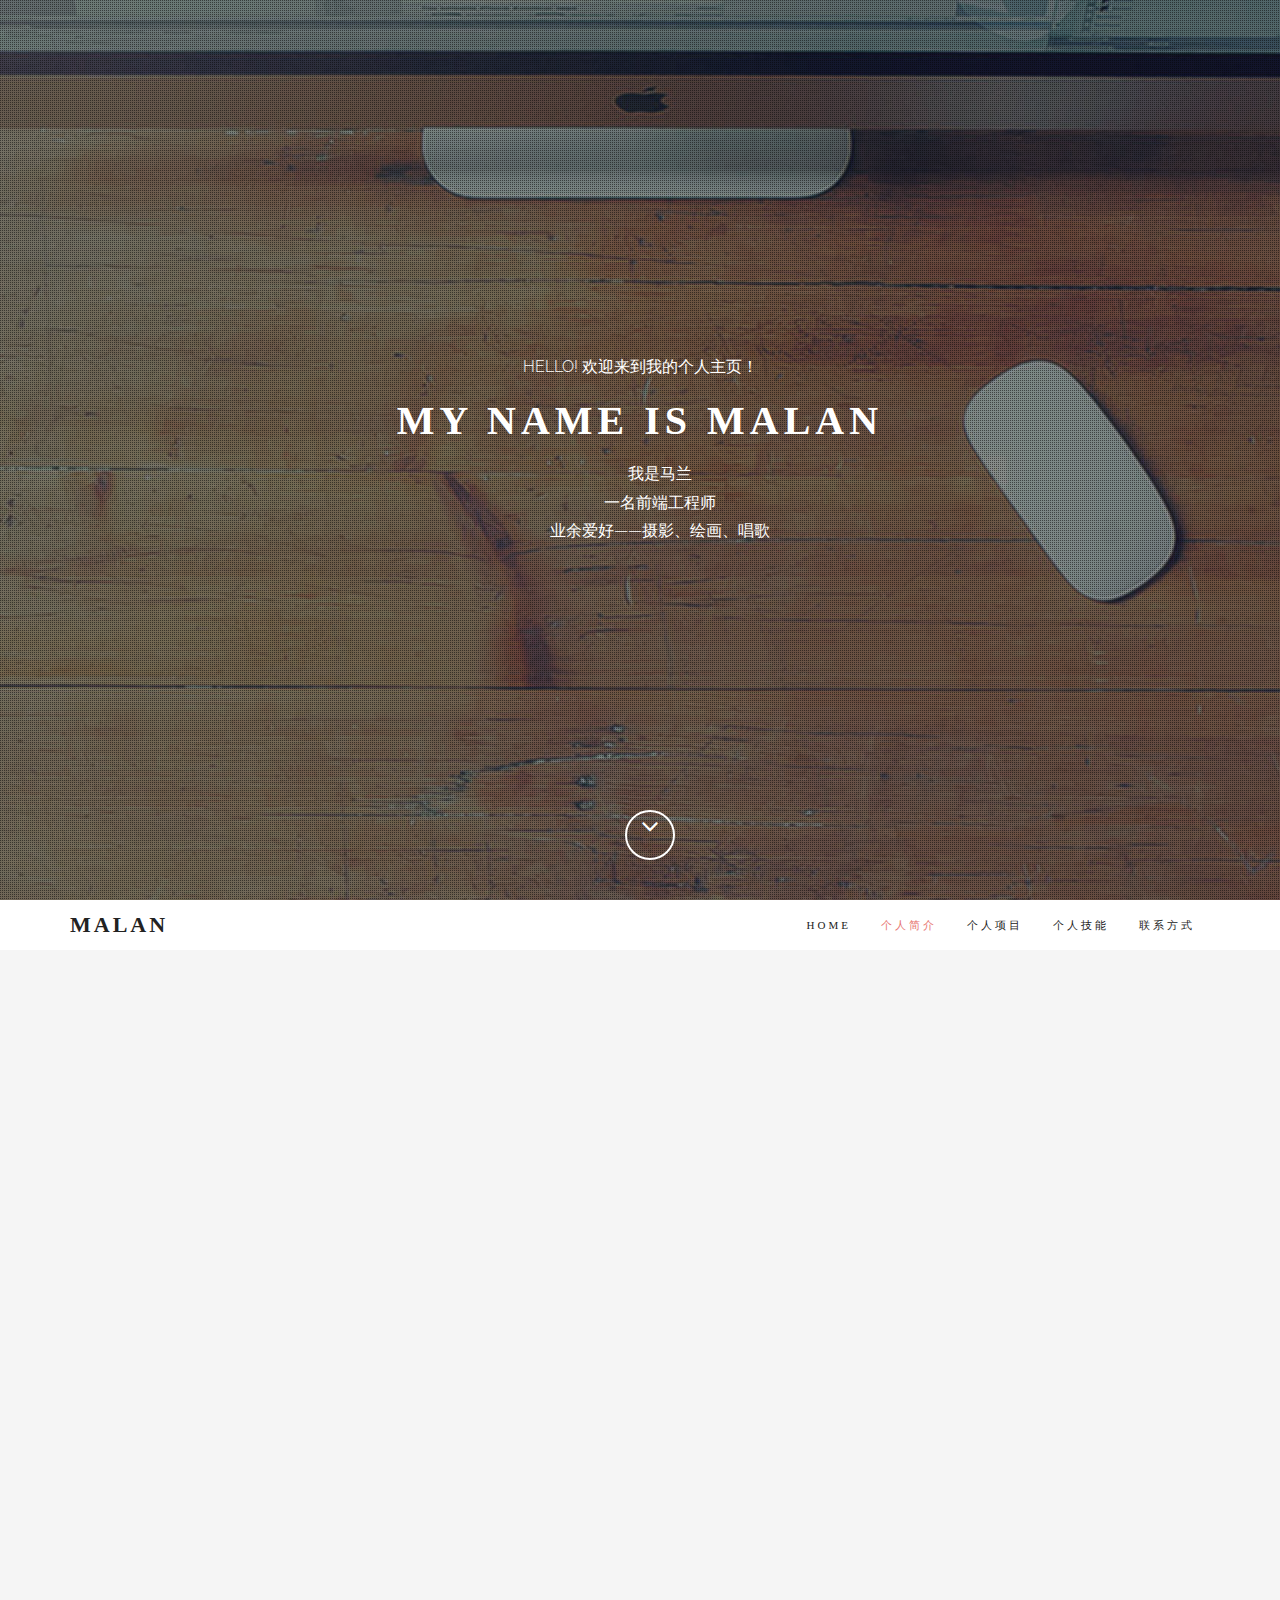
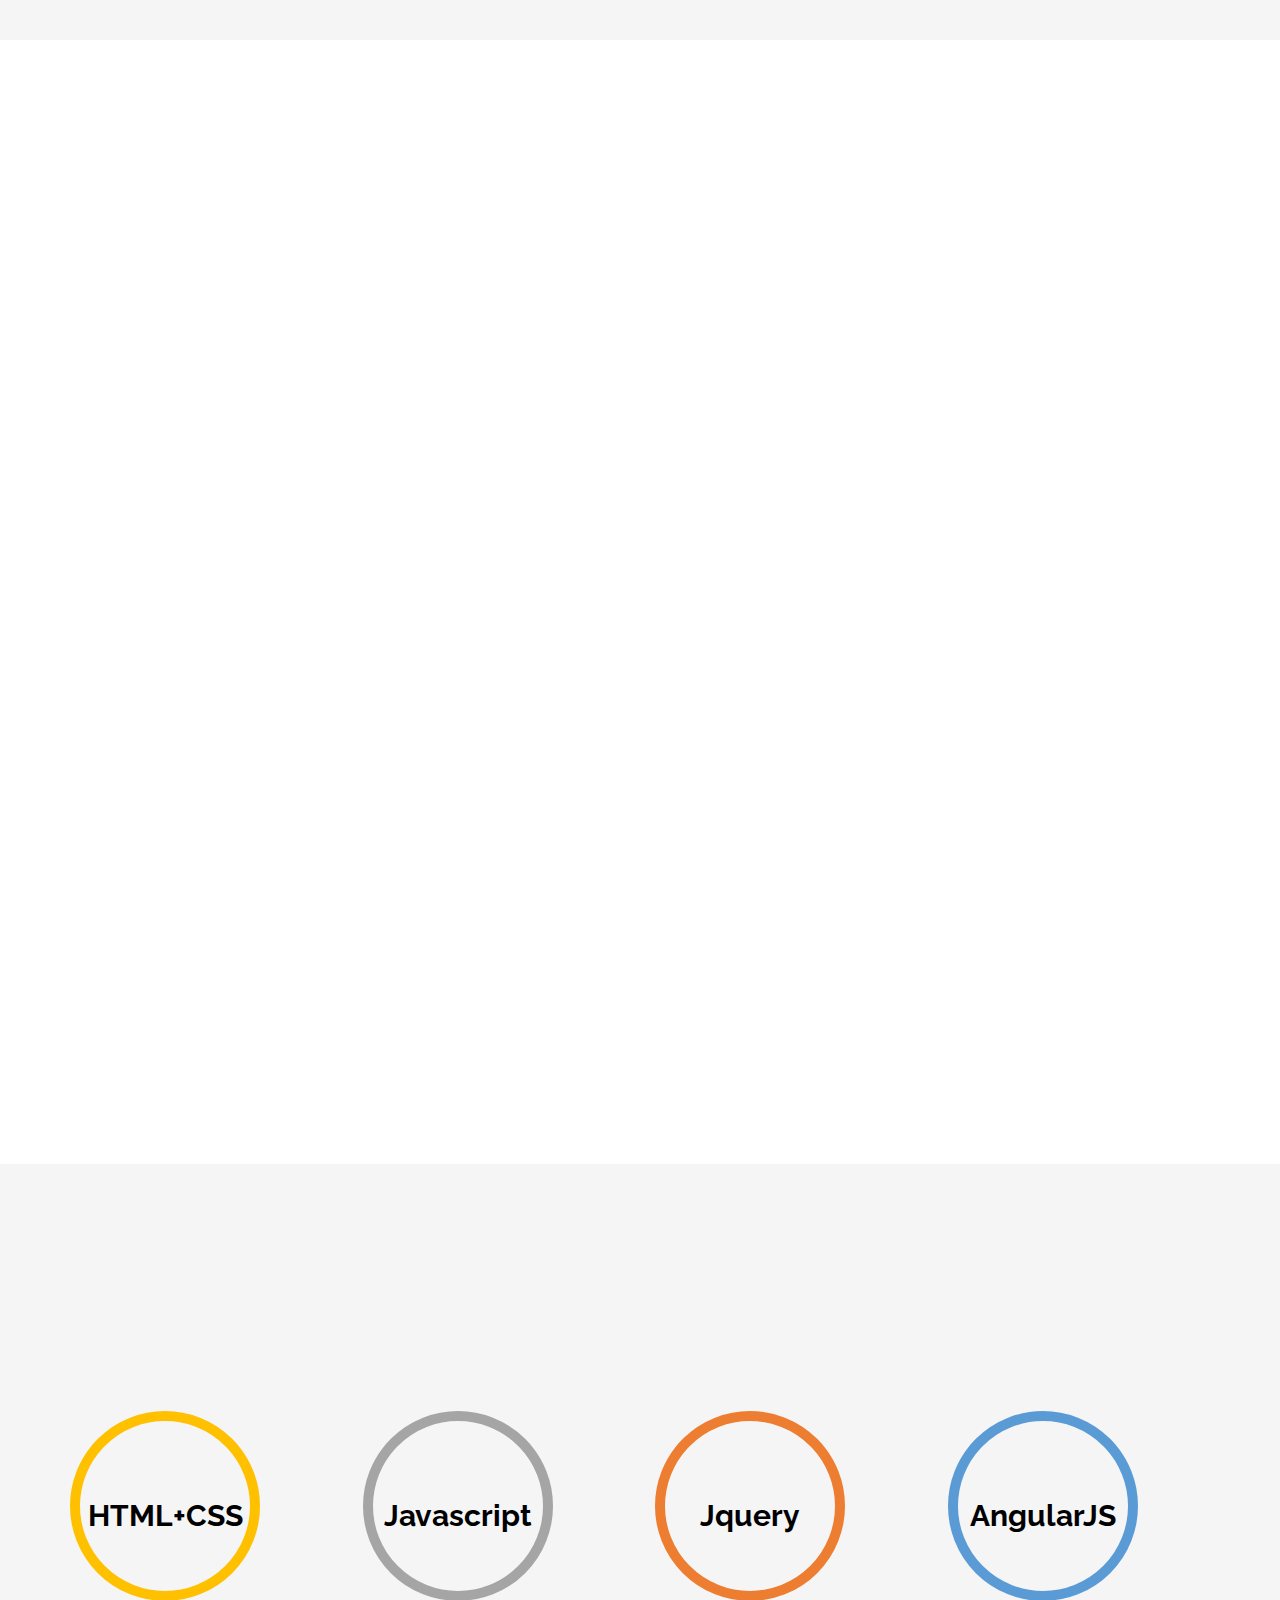
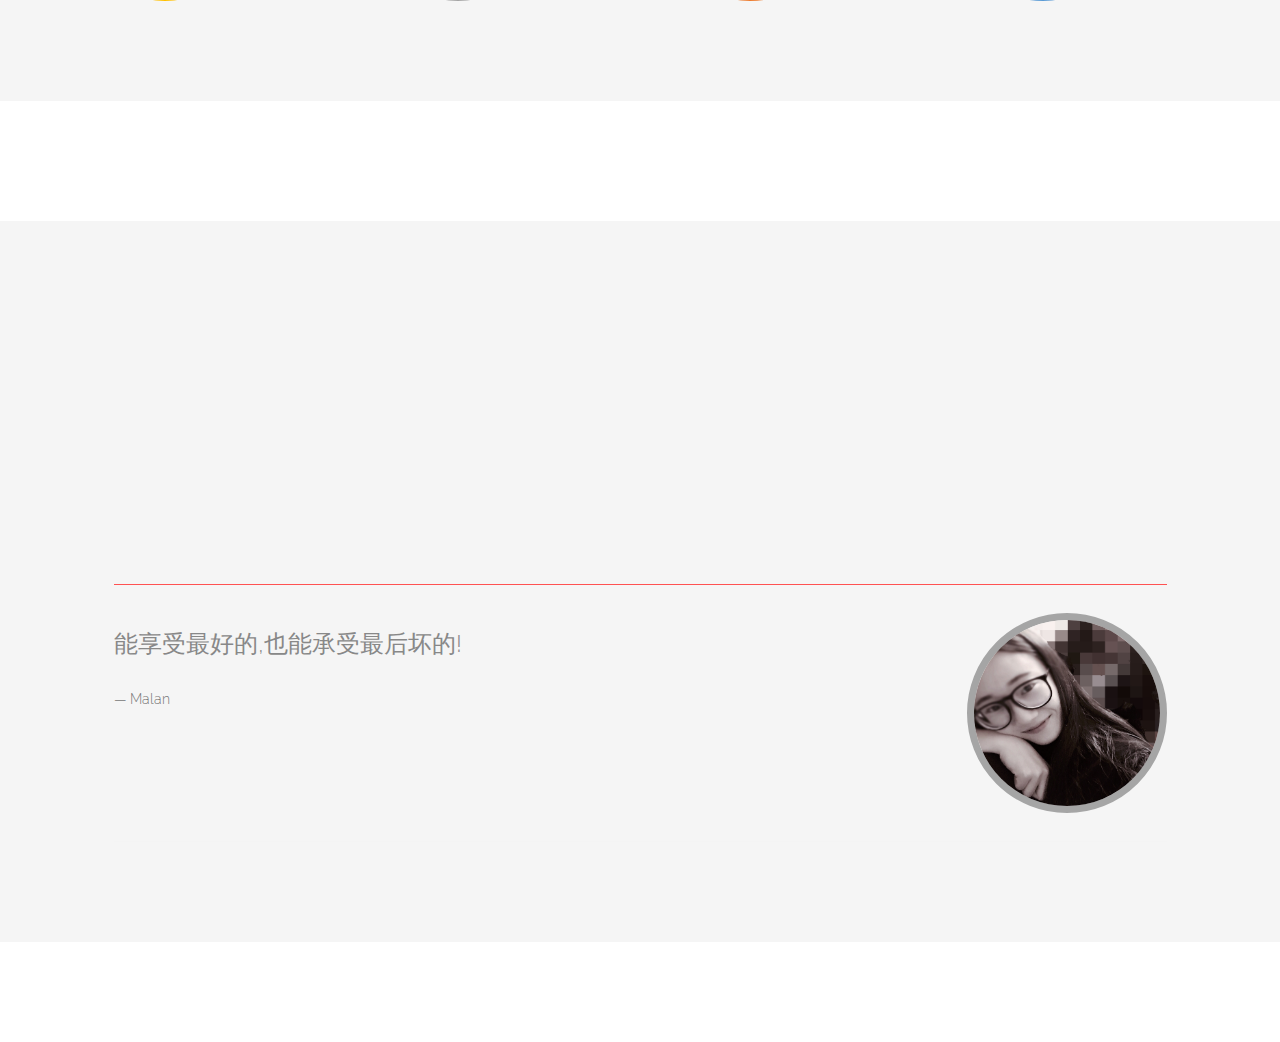
<file: index.html>
<!DOCTYPE html>
<html lang="en">
<head>
	<meta charset="UTF-8">
	<meta name="viewport" content="width=device-width, initial-scale=1.0">
	<meta name="description" content="">
	<meta name="author" content="">

	<title>MALAN</title>

	<!-- CSS -->
	<link href="assets/bootstrap/css/bootstrap.min.css" rel="stylesheet" media="screen">
	<link href="assets/css/font-awesome.min.css" rel="stylesheet" media="screen">
	<link href="assets/css/simple-line-icons.css" rel="stylesheet" media="screen">
	<link href="assets/css/animate.css" rel="stylesheet">
    
	<!-- Custom styles CSS -->
	<link href="assets/css/style.css" rel="stylesheet" media="screen">
	<link rel="stylesheet" href="assets/css/index.css">
    
    <script src="assets/js/modernizr.custom.js"></script>
       
</head>
<body>

	<!-- Preloader -->

	<div id="preloader">
		<div id="status"></div>
	</div>

	<!-- Home start -->

	<section id="home" class="pfblock-image screen-height">
        <div class="home-overlay"></div>
		<div class="intro">
			<div class="start">HELLO! 欢迎来到我的个人主页！</div>
			<h1>MY NAME IS MALAN</h1>
			<div class="start">
                <ul>
				<li>我是马兰</li>
				<li>一名前端工程师</li>
				<li>业余爱好——摄影、绘画、唱歌</li>
			    </ul>
			</div>
		</div>

        <a href="#services">
		<div class="scroll-down">
            <span>
                <i class="fa fa-angle-down fa-2x"></i>
            </span>
		</div>
        </a>

	</section>

	<!-- Home end -->

	<!-- Navigation start -->

	<header class="header">

		<nav class="navbar navbar-custom" role="navigation">

			<div class="container">

				<div class="navbar-header">
					<button type="button" class="navbar-toggle" data-toggle="collapse" data-target="#custom-collapse">
						<span class="sr-only">Toggle navigation</span>
						<span class="icon-bar"></span>
						<span class="icon-bar"></span>
						<span class="icon-bar"></span>
					</button>
					<a class="navbar-brand" href="index.html">MALAN</a>
				</div>

				<div class="collapse navbar-collapse" id="custom-collapse">
					<ul class="nav navbar-nav navbar-right">
						<li><a href="#home">HOME</a></li>
						<li><a href="#services">个人简介</a></li>
                        <li><a href="#portfolio">个人项目</a></li>
                        <li><a href="#skills">个人技能</a></li>
						
						<li><a href="#contact">联系方式</a></li>
					</ul>
				</div>

			</div><!-- .container -->

		</nav>

	</header>

	<!-- Navigation end -->

    <!-- Services start -->

	<section id="services" class="pfblock pfblock-gray">
		<div class="container">
			<div class="row">

				<div class="col-sm-6 col-sm-offset-3">

					<div class="pfblock-header wow fadeInUp">
						<h2 class="pfblock-title">Who I am</h2>
						<div class="pfblock-line"></div>
						<div class="pfblock-subtitle">
						   只能像一朵向日葵在夜里默默的坚持！
						</div>
					</div>

				</div>

			</div>

			<div class="row">

				<div class="col-sm-3">

					<div class="iconbox wow slideInLeft">
						<div class="iconbox-icon">
							<span class="icon-magic-wand"></span>
						</div>
						<div class="iconbox-text">
							<h3 class="iconbox-title">基本信息</h3>
							<div class="iconbox-desc">
								我是马兰,一名前端工程师,今年21岁,性格温和开朗大方、对工作认真负责、能够承受压力
							</div>
						</div>
					</div>

				</div>

				<div class="col-sm-3">

					<div class="iconbox wow slideInLeft">
						<div class="iconbox-icon">
							<span class="icon-puzzle"></span>
						</div>
						<div class="iconbox-text">
							<h3 class="iconbox-title">兴趣爱好</h3>
							<div class="iconbox-desc">
								业余喜欢摄影、绘画、唱歌、
							</div>
						</div>
					</div>

				</div>

				<div class="col-sm-3">

					<div class="iconbox wow slideInRight">
						<div class="iconbox-icon">
							<span class="icon-badge"></span>
						</div>
						<div class="iconbox-text">
							<h3 class="iconbox-title">工作经验</h3>
							<div class="iconbox-desc">
							   从事前端行业有一年了、之所以来北京是想有更好地发展、得到更好的锻炼
							</div>
						</div>
					</div>

				</div>

				<div class="col-sm-3">

					<div class="iconbox wow slideInRight">
						<div class="iconbox-icon">
							<span class="icon-question"></span>
						</div>
						<div class="iconbox-text">
							<h3 class="iconbox-title">座右铭</h3>
							<div class="iconbox-desc">
					          不忘初心,方得始终。
							</div>
						</div>
					</div>

				</div>

			</div><!-- .row -->
		</div><!-- .container -->
	</section>

	<!-- Services end -->

	<!-- Portfolio start -->

	<section id="portfolio" class="pfblock">
		<div class="container">
			<div class="row">

				<div class="col-sm-6 col-sm-offset-3">

					<div class="pfblock-header wow fadeInUp">
						<h2 class="pfblock-title">My works</h2>
						<div class="pfblock-line"></div>
					</div>

				</div>

			</div><!-- .row -->
            
            
            <div class="row">
                
                <div class="col-xs-12 col-sm-4 col-md-4">
                    
                    <div class="grid wow zoomIn">
                        <a href="tianmaoweb/index.html" target="_blank"><figure class="effect-bubba">
                            <img class="tm" src="assets/images/item-1.png" alt="img01"/>
                            <figcaption>
                            <h2> 天猫<span>首页</span></h2>
                                <p>MaLan likes photography and freedom</p>
                            </figcaption>			
                        </figure></a>
                    </div>
                    
                </div>

                <div class="col-xs-12 col-sm-4 col-md-4">
            
                    <div class="grid wow zoomIn">
                        <a href="http://jqsy625269.duapp.com/jqsy/" target="_blank"><figure class="effect-bubba">
                            <img class="tm" src="assets/images/item-2.jpg" alt="img01"/>
                            <figcaption>
                            <h2>金桥双语<span>官网</span></h2>
                                <p>MaLan likes photography and freedom</p>
                            </figcaption>			
                        </figure></a>
                    </div>
                    
                </div>
                
                <div class="col-xs-12 col-sm-4 col-md-4">
            
                    <div class="grid wow zoomIn">
                        <a href="appleweb/index.html" target="_blank">
                          <figure class="effect-bubba">
                            <img class="tm" src="assets/images/item-3.jpg" alt="img01"/>
                            <figcaption>
                            <h2>苹果<span>首页</span></h2>
                                <p>MaLan likes photography and freedom</p>
                            </figcaption>			
                           </figure>
                        </a>
                    </div>
                    
                </div>
                
                <div class="col-xs-12 col-sm-4 col-md-4">
            
                    <div class="grid wow zoomIn">
                        <a href="bdyqweb/index.html" target="_blank"><figure class="effect-bubba">
                            <img class="tm" src="assets/images/item-4.jpg" alt="img01"/>
                            <figcaption>
                            <h2>百度舆情 <span>首页</span></h2>
                                <p>MaLan likes photography and freedom</p>
                            </figcaption>			
                        </figure></a>
                    </div>
                    
                </div>
                
                <div class="col-xs-12 col-sm-4 col-md-4">
            
                    <div class="grid wow zoomIn">
                        <a href="360web/index.html" target="_blank"><figure class="effect-bubba">
                            <img class="tm" src="assets/images/item-5.jpg" alt="img01"/>
                            <figcaption>
                            <h2>360 <span>手机商城</span></h2>
                                <p>MaLan likes photography and freedom</p>
                            </figcaption>			
                        </figure></a>
                    </div>
                    
                </div>
                
                <div class="col-xs-12 col-sm-4 col-md-4">
            
                    <div class="grid wow zoomIn">
                        <a href="baidushop/index.html" target="_blank"><figure class="effect-bubba">
                            <img class="tm" src="assets/images/item-6.jpg" alt="img01"/>
                            <figcaption>
                            <h2> 百度<span>未来商店</span></h2>
                                <p>MaLan likes photography and freedom</p>
                            </figcaption>			
                        </figure></a>
                    </div>
                    
                </div>
                                <div class="col-xs-12 col-sm-4 col-md-4">
            
                    <div class="grid wow zoomIn">
                        <a href="yintaiweb/index.html" target="_blank"><figure class="effect-bubba">
                            <img class="tm" src="assets/images/bjt.jpg" alt="img01"/>
                            <figcaption>
                            <h2> 银泰<span>首页</span></h2>
                                <p>MaLan likes photography and freedom</p>
                            </figcaption>			
                        </figure></a>
                    </div>
                    
                </div>
                                <div class="col-xs-12 col-sm-4 col-md-4">
            
                    <div class="grid wow zoomIn">
                        <a href="yidongweb/index.html" target="_blank"><figure class="effect-bubba">
                            <img class="tm" src="assets/images/portfolio-thumb-4.jpg" alt="img01"/>
                            <figcaption>
                            <h2> 移动<span>首页</span></h2>
                                <p>MaLan likes photography and freedom</p>
                            </figcaption>			
                        </figure></a>
                    </div>
                    
                </div>
                                <div class="col-xs-12 col-sm-4 col-md-4">
            
                    <div class="grid wow zoomIn">
                        <a href="gzhtweb/index.html" target="_blank"><figure class="effect-bubba">
                            <img class="tm" src="assets/images/blog-3.jpg" alt="img01"/>
                            <figcaption>
                            <h2> 广州欢腾鞋业<span>官网</span></h2>
                                <p>MaLan likes photography and freedom</p>
                            </figcaption>			
                        </figure></a>
                    </div>
                    
                </div>
            </div>


		</div><!-- .contaier -->

	</section>

	<!-- Portfolio end -->
    
    <!-- Skills start -->
    
    <section class="pfblock pfblock-gray" id="skills">
		
			<div class="container">
			
				<div class="row skills">
					
					<div class="row">

                        <div class="col-sm-6 col-sm-offset-3">

                            <div class="pfblock-header wow fadeInUp">
                                <h2 class="pfblock-title">My Skills</h2>
                                <div class="pfblock-line"></div>
                            <!--     <div class="pfblock-subtitle">
                                No one lights a lamp in order to hide it behind the door: the purpose of light is to create more light, to open people’s eyes, to reveal the marvels around.
                            </div> -->
                            </div>

                        </div>

                    </div><!-- .row -->
					
					<div class="col-sm-6 col-md-3">
						<div class="yuan1">HTML+CSS</div>
					</div>
					<div class="col-sm-6 col-md-3">
						<div class="yuan2">Javascript</div>
						
					</div>
					<div class="col-sm-6 col-md-3">
						<div class="yuan3">Jquery</div>
					</div>
					<div class="col-sm-6 col-md-3">
						<div class="yuan4">AngularJS</div>
					</div>
					
				</div><!--End row -->
			
			</div>
		
    </section>
    
    <!-- Skills end -->

	<!-- Testimonials start -->

	

	<!-- Testimonial end -->


	<!-- Contact start -->

	<section id="contact" class="pfblock">
	     <section id="testimonials" class="pfblock pfblock-gray">

		<div class="container">
            
            <div class="row">

				<div class="col-sm-6 col-sm-offset-3">

					<div class="pfblock-header wow fadeInUp">
						<h2 class="pfblock-title">My contact way</h2>
						<div class="pfblock-line"></div>
						<div class="pfblock-subtitle">
						  <h3>联系方式:18434361891</h3>
						  <h3>邮箱:my_yhw@163.com</h3>
						</div>
					</div>

				</div>

			</div><!-- .row -->

            <div class="row">

			<div id="cbp-qtrotator" class="cbp-qtrotator">
                <div class="cbp-qtcontent">
                    <img class="yhw" src="assets/images/client-1.jpg" alt="client-1" />
                    <blockquote>
                      <p>能享受最好的,也能承受最后坏的!</p>
                      <footer>Malan</footer>
                    </blockquote>
                </div>
                <div class="cbp-qtcontent">
                    <img class="yhw" src="assets/images/LNTZ0096.jpeg" alt="client-2" />
                    <blockquote>
                      <p>用最初的心,走最远的路!</p>
                      <footer>Malan</footer>
                    </blockquote>
                </div>

            </div>		

            </div><!-- .row -->

					
		</div><!-- .row -->
	</section>
	</section>

	<!-- Contact end -->
	<!-- Footer end -->

	<!-- Scroll to top -->

	<div class="scroll-up">
		<a href="#home"><i class="fa fa-angle-up"></i></a>
	</div>
    
    <!-- Scroll to top end-->

	<!-- Javascript files -->

	<script src="assets/js/jquery-1.11.1.min.js"></script>
	<script src="assets/bootstrap/js/bootstrap.min.js"></script>
	<script src="assets/js/jquery.parallax-1.1.3.js"></script>
	<script src="assets/js/imagesloaded.pkgd.js"></script>
	<script src="assets/js/jquery.sticky.js"></script>
	<script src="assets/js/smoothscroll.js"></script>
	<script src="assets/js/wow.min.js"></script>
    <script src="assets/js/jquery.easypiechart.js"></script>
    <script src="assets/js/waypoints.min.js"></script>
    <script src="assets/js/jquery.cbpQTRotator.js"></script>
	<script src="assets/js/custom.js"></script>

</body>
</html>
</file>
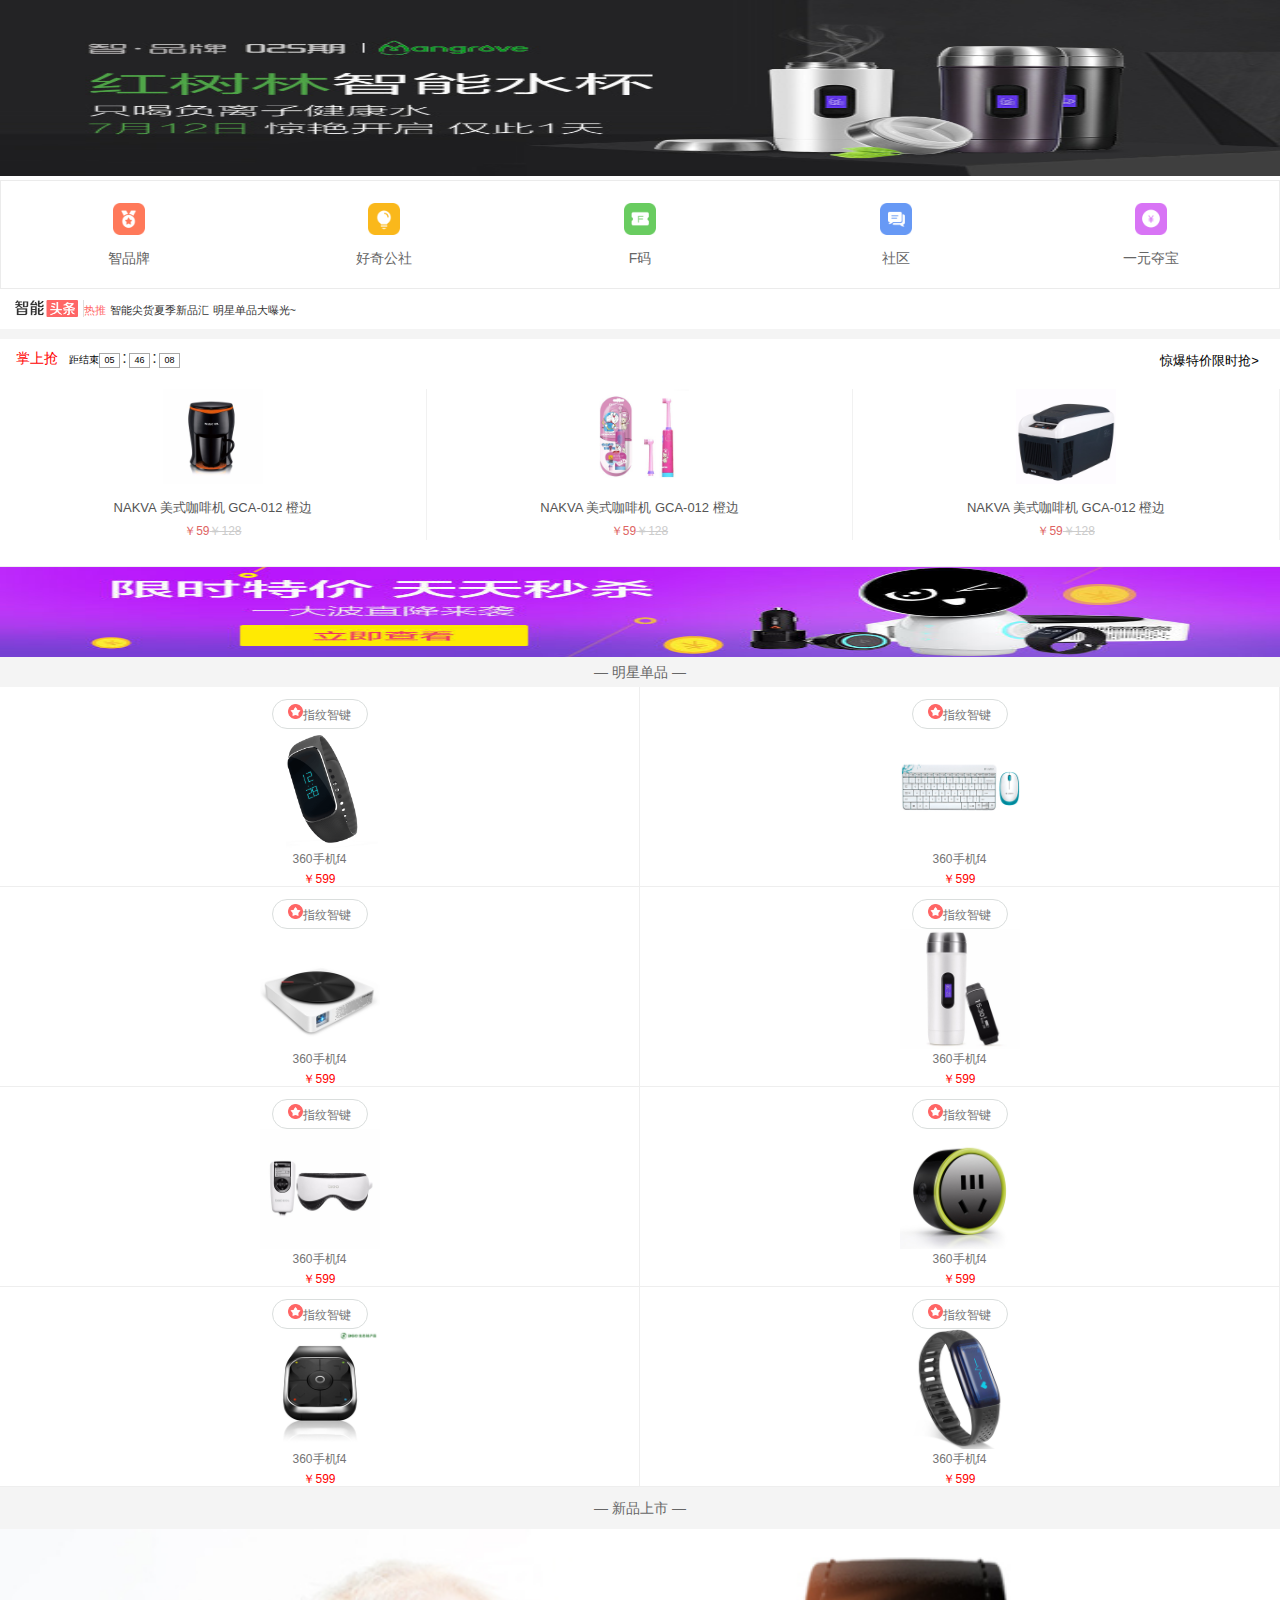
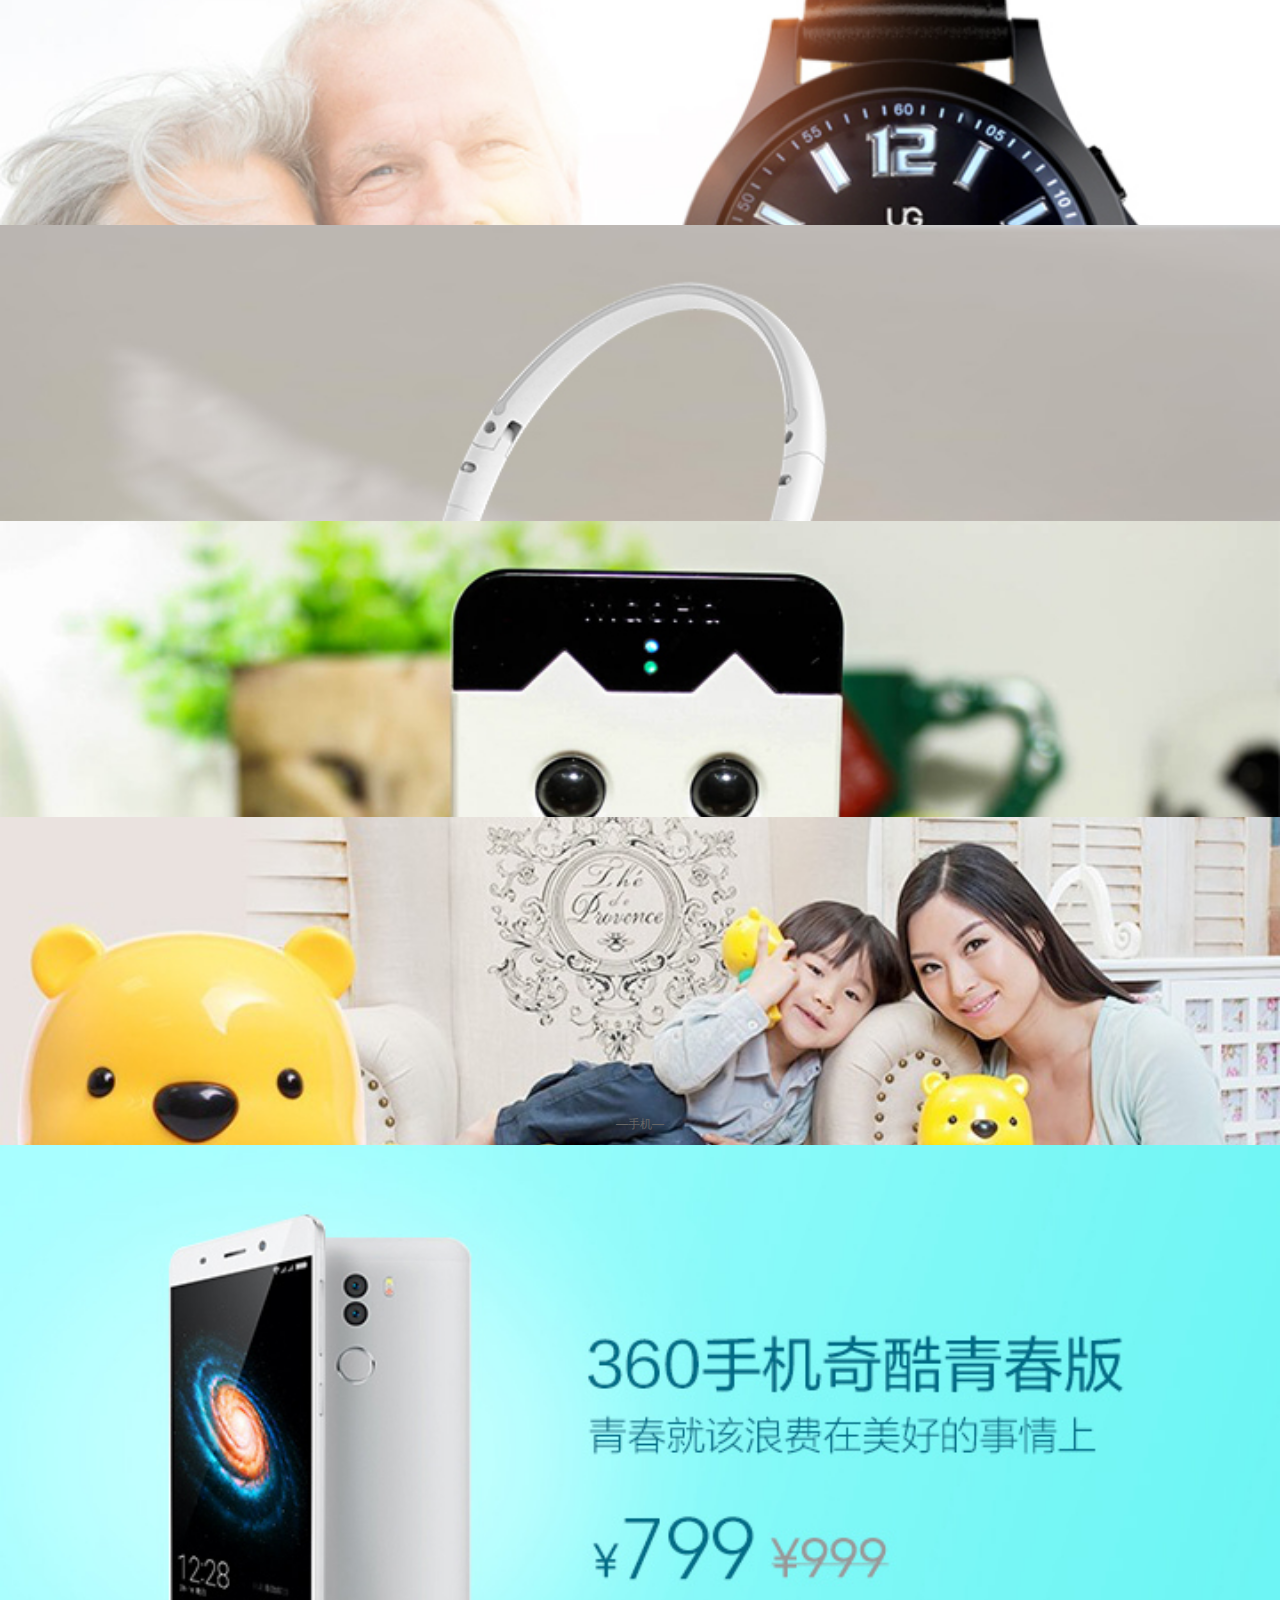
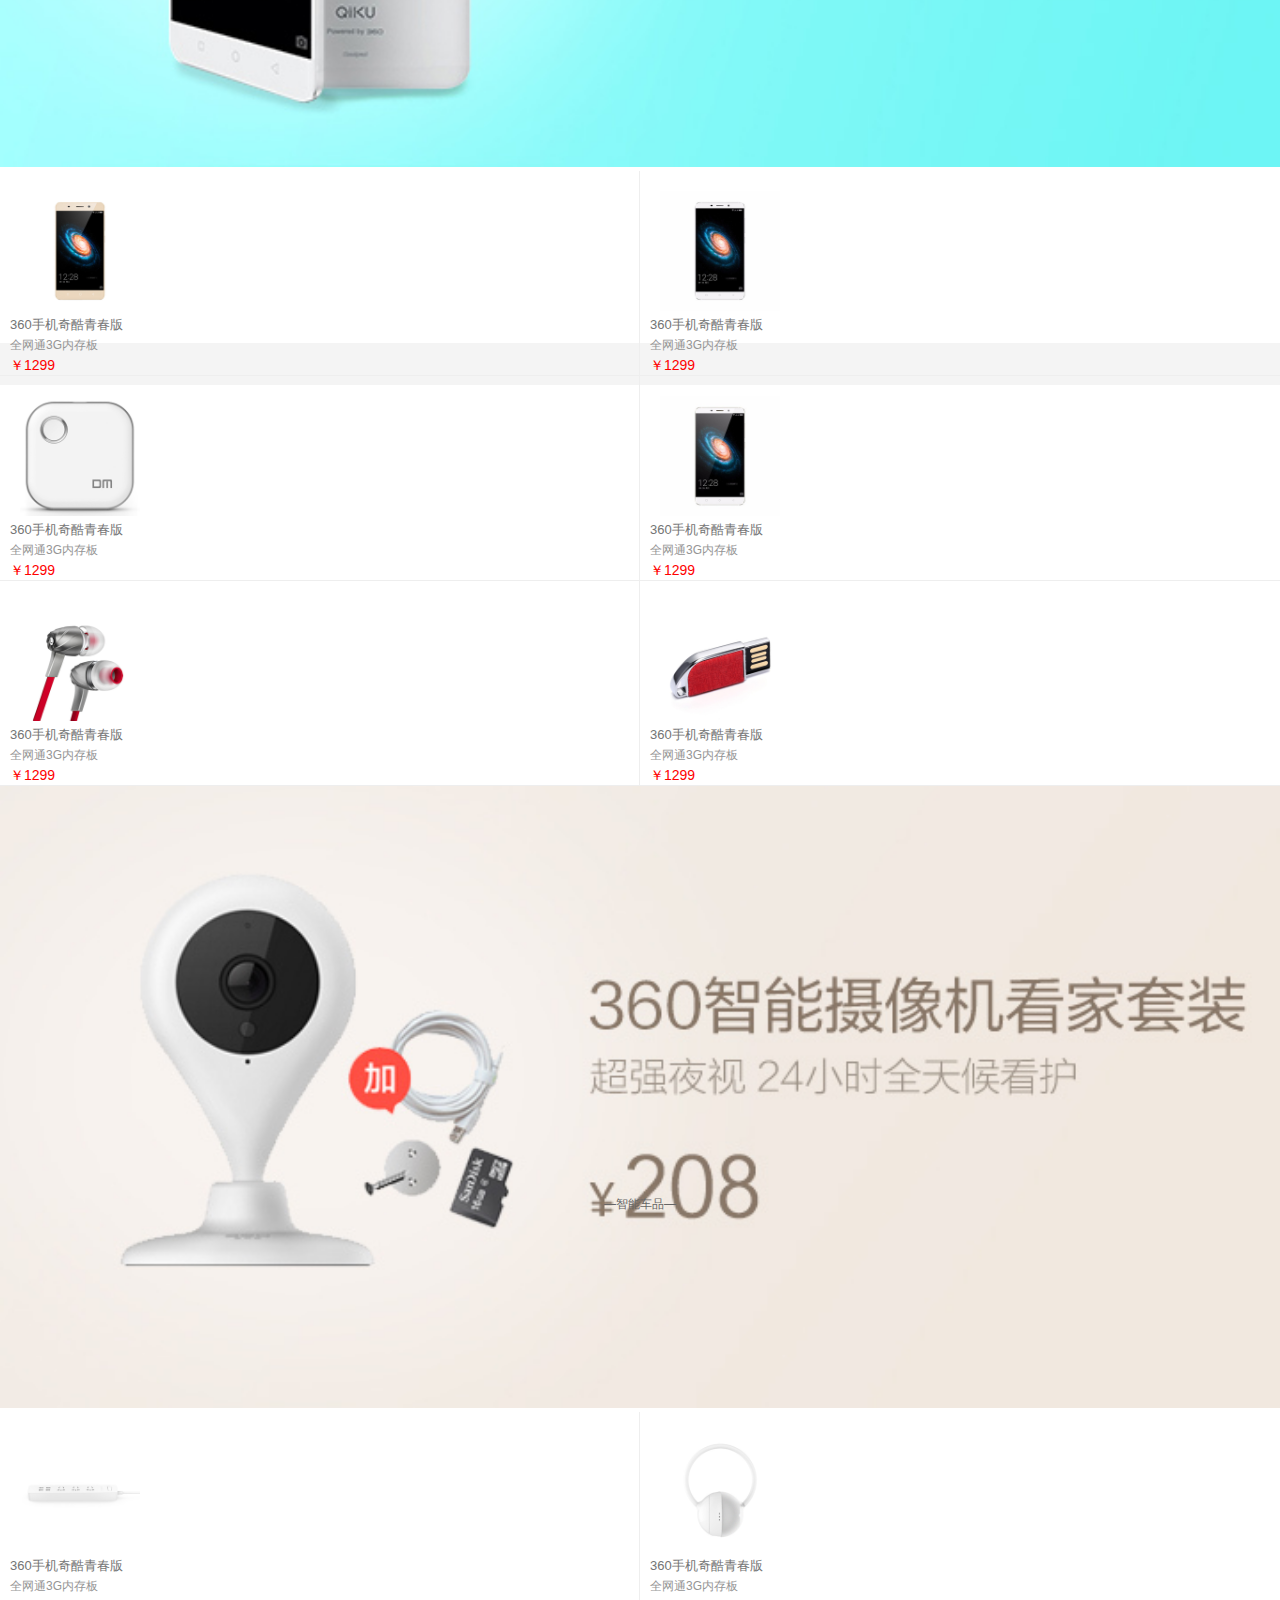
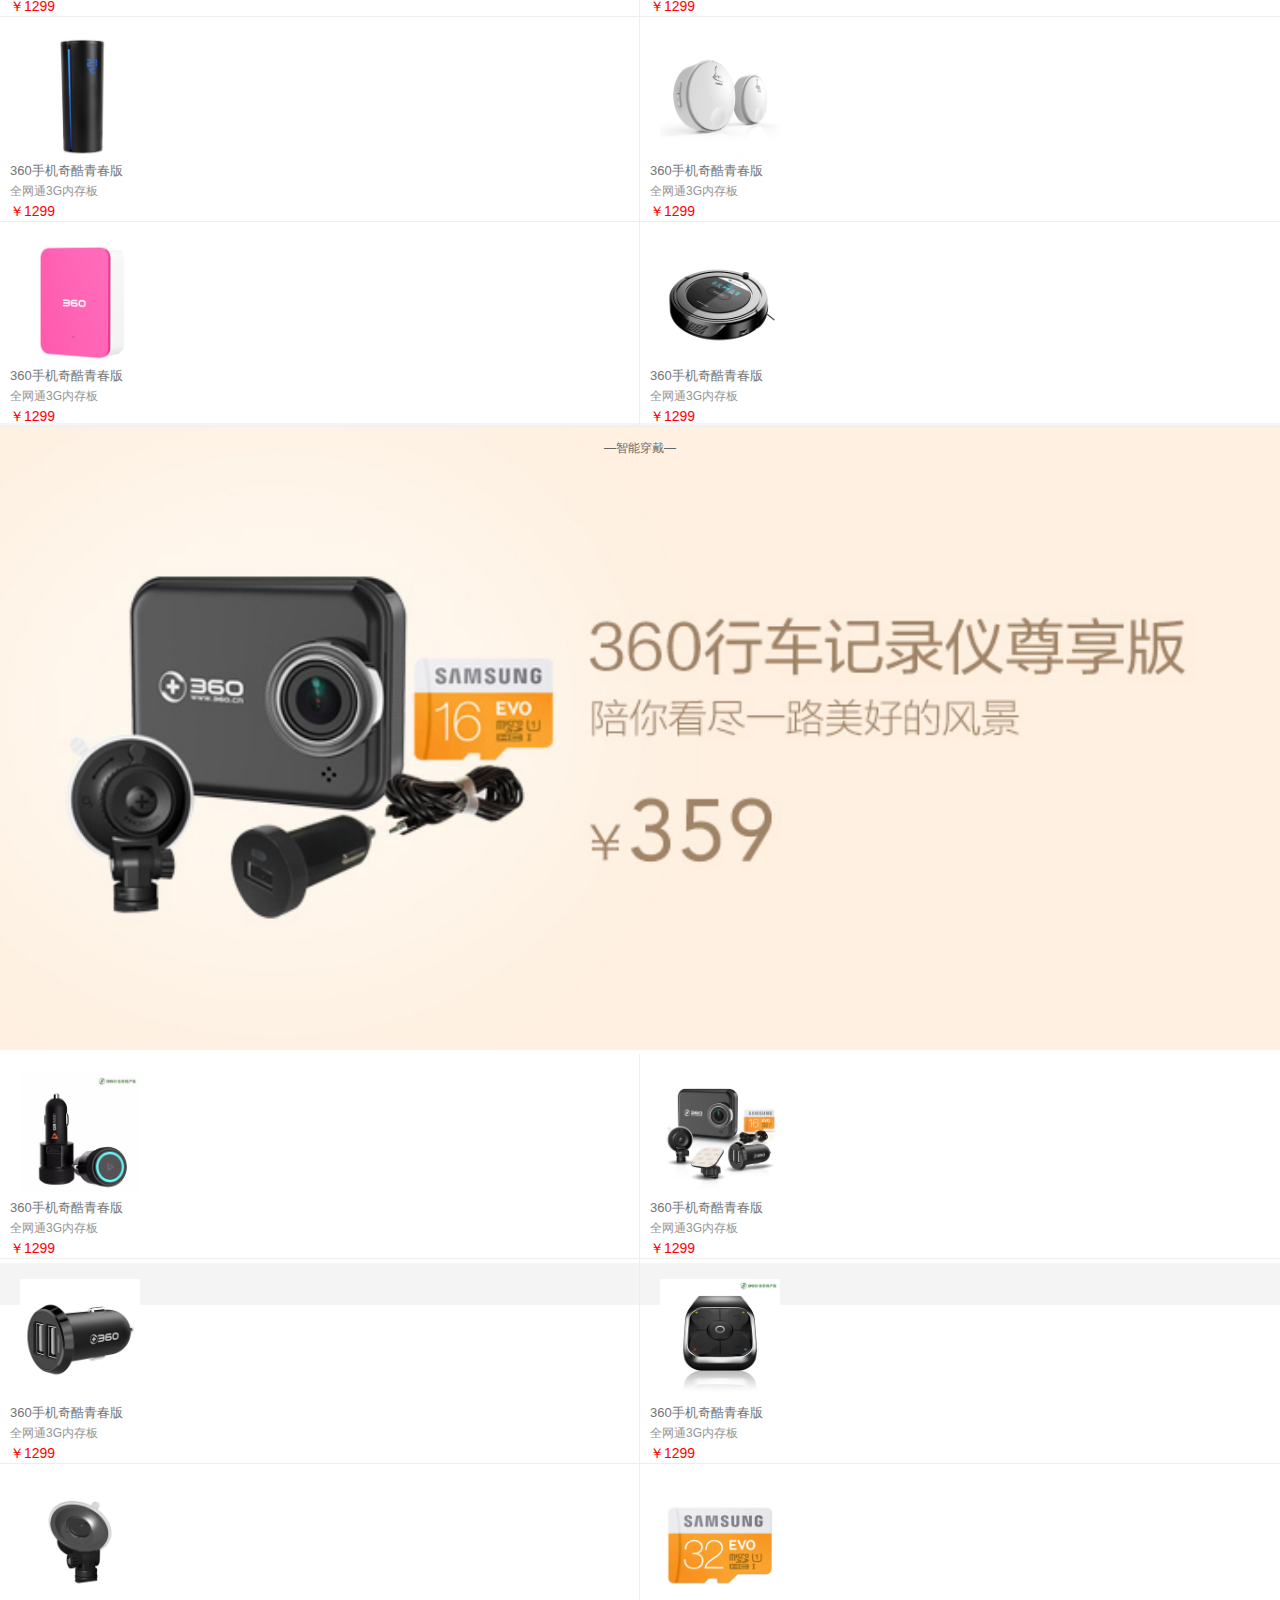
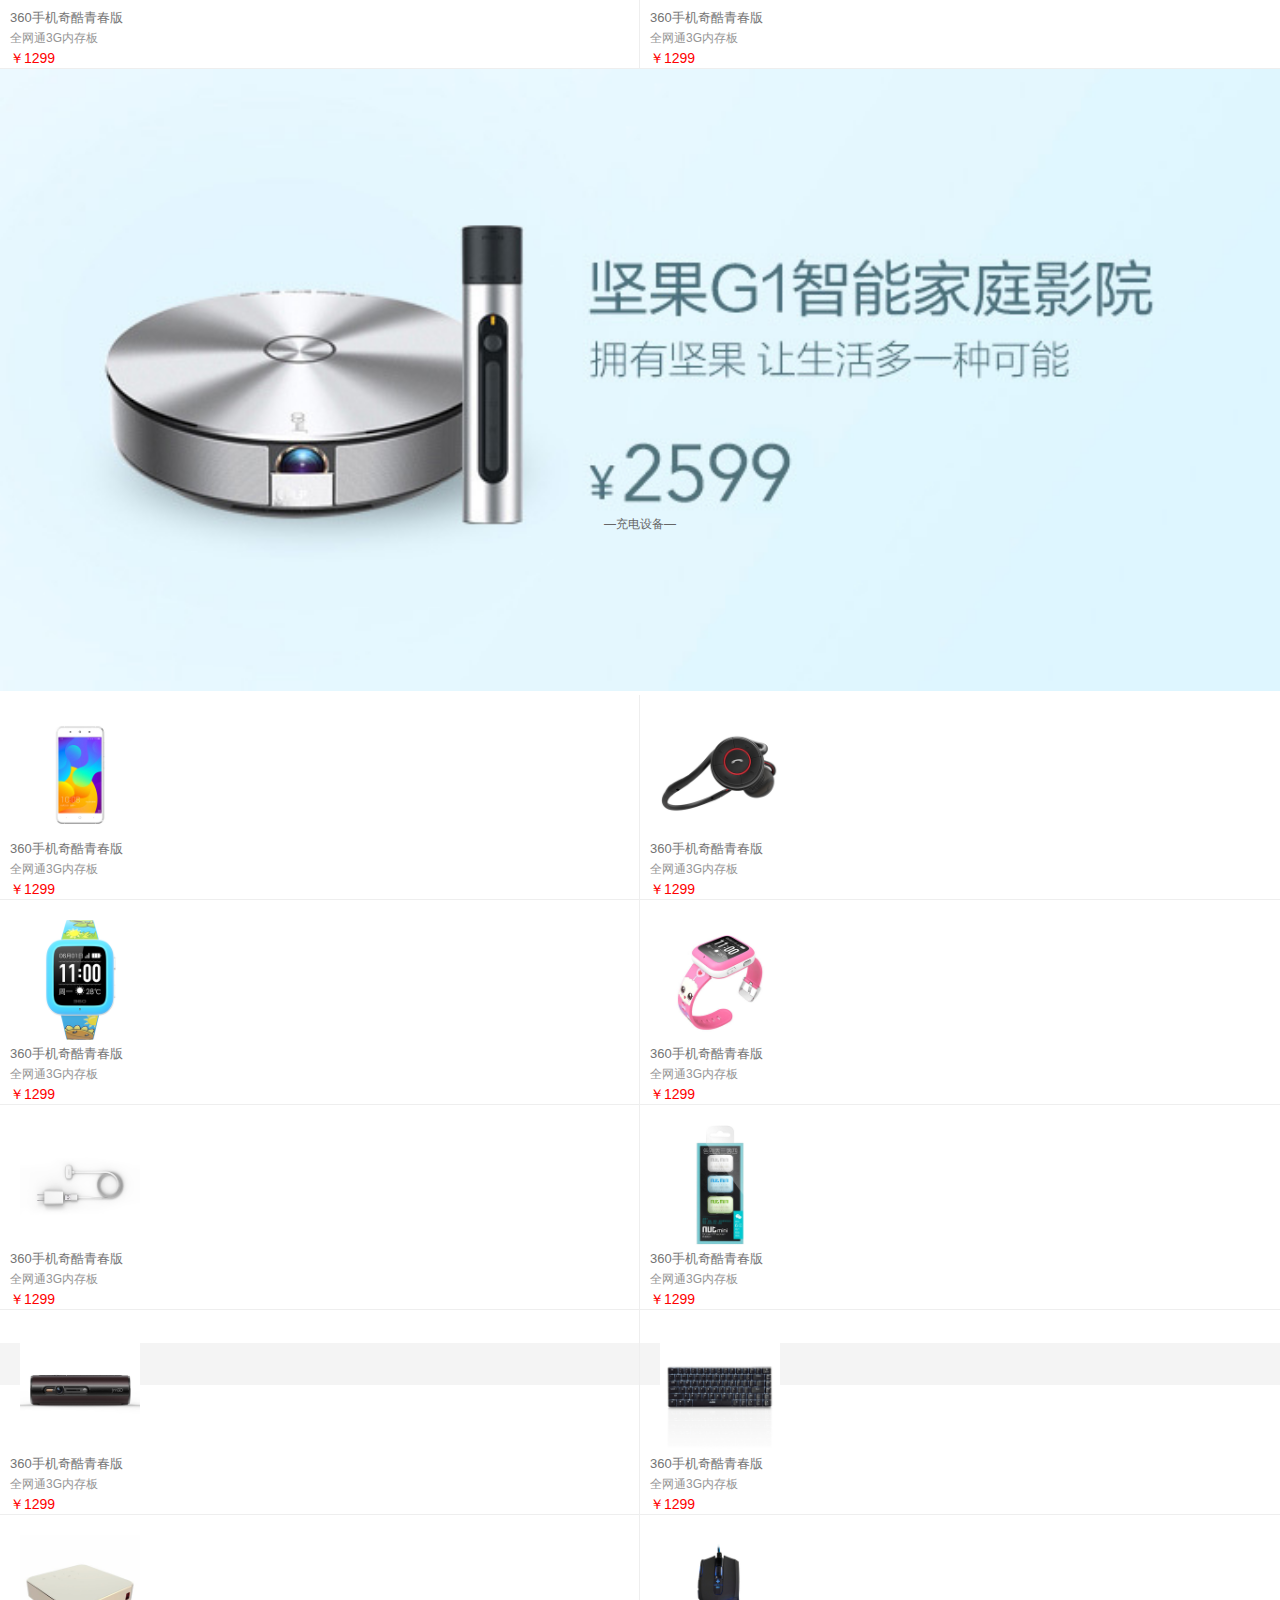
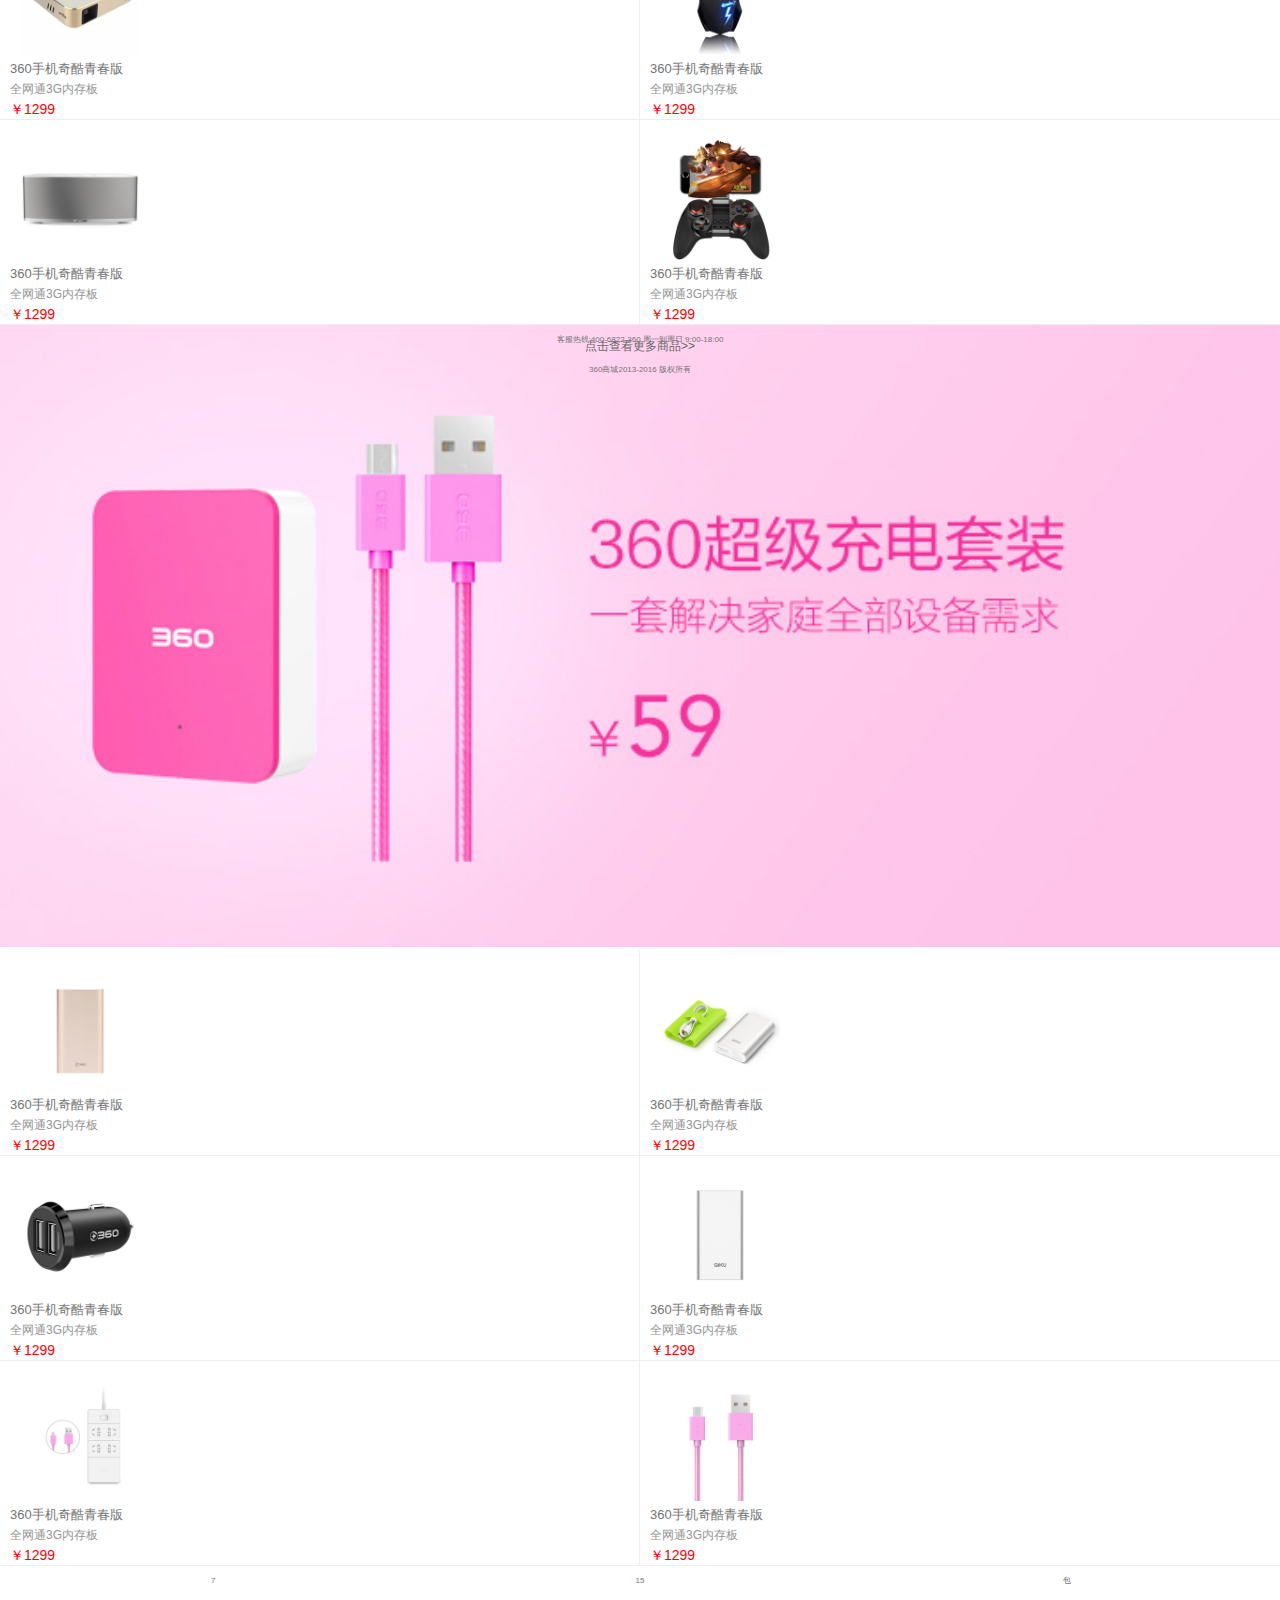
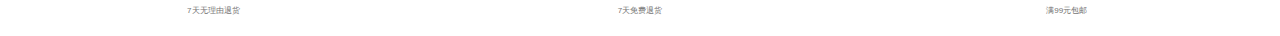
<file: 360web/index.html>
<!doctype html>
<html lang="en">
<head>
	<meta charset="UTF-8">
	<title>360商城首页</title>
	<meta name="viewport" content="width=device-width,minimum-scale=1.0,maximum-scale=1.0,user-scalable=no">
	<link rel="stylesheet" href="css/index.css">
	<link rel="stylesheet" href="css/public.css">
	<link rel="stylesheet" href="css/swiper.css">
    <script src="js/swiper.jquery.js"></script>  
	<script type="text/javascript">
		window.onload = function() {
		    var mySwiper = new Swiper ('.swiper-container', {
		    direction: 'vertical',
		    loop: true,
		    pagination: '.swiper-pagination',
		    nextButton: '.swiper-button-next',
		    prevButton: '.swiper-button-prev',
		    scrollbar: '.swiper-scrollbar',
		  })  
		}
    </script>
</head>
<body>
   <div class="swiper-container">
   	<div class="swiper-wrapper">
	<div class="banner swiper-slide">
		<img class="banimg" src="./image/ban1.jpg" alt="">
	</div>
	<div class="banner swiper-slide">
		<img class="banimg" src="./image/ban2.jpg" alt="">
	</div>
	<div class="banner swiper-slide">
		<img class="banimg" src="./image/ban3.jpg" alt="">
	</div>
	<div class="banner swiper-slide">
		<img class="banimg" src="./image/ban4.jpg" alt="">
	</div>
	<div class="banner swiper-slide">
		<img class="banimg" src="./image/ban5.jpg" alt="">
	</div>
	</div>
	   <div class="swiper-pagination"></div>
  </div> 
    <nav class="nav">
    	<a href="javascript:">
    		<img src="image/t0144479a9aa7273a90.png" alt="">
    		<span>智品牌</span>
    	</a>
        <a href="javascript:">
    		<img src="image/t018e4af5c1504dd2c4.png" alt="">
    		<span>好奇公社</span>
    	</a>
    	<a href="javascript:">
    		<img src="image/t01ddbb9e41483f197c.png" alt="">
    		<span>F码</span>
    	</a>
    	<a href="javascript:">
    		<img src="image/t0199596a480a3083a3.png" alt="">
    		<span>社区</span>
    	</a>
    	<a href="javascript:">
    		<img src="image/t019554126d560c2675.png" alt="">
    		<span>一元夺宝</span>
    	</a>
    </nav>
<!-- 导航结束 -->
<!-- 智能头条开始 -->
<div class="zhineng">
	<span class="firstnews"><img src="image/t0109880c55fd98220d.jpg" alt=""></span>
	<div class="scrolltext">
		<a href="javascript:">
			<em>热推</em>
			<span>智能尖货夏季新品汇 明星单品大曝光~</span>
		</a>
	</div>
</div>
<div class="kong"></div>
<!-- 智能头条结束 -->
<!-- 掌上抢 -->
<div class="zhang">
    	<span>掌上抢</span>
    	<span>距结束</span>
    	<div class="squ1">05</div>
    	<a href="javascript:;">:</a>
    	<div class="squ1">46</div>
    	<a href="javascript:;">:</a>
    	<div class="squ1">08</div>
    	<div class="bj">惊爆特价限时抢></div>
    </div>
<div class="zslists">
	<div class="list">
		<a href="javascript:">
			<img src="image/t01c71d897d55ff16a7.jpg" alt="">
			<span class="starttitle">NAKVA 美式咖啡机 GCA-012 橙边</span>
			<span class="startprice">￥59<span class="original-price">￥128</span></span>
		</a>
	</div>
	<div class="list">
		<a href="javascript:">
			<img src="image/t0132bd4fb5125028ec.jpg" alt="">
			<span class="starttitle">NAKVA 美式咖啡机 GCA-012 橙边</span>
			<span class="startprice">￥59<span class="original-price">￥128</span></span>
		</a>
	</div>
	<div class="list">
		<a href="javascript:">
			<img src="image/t01b25fb05b26778d50.jpg" alt="">
			<span class="starttitle">NAKVA 美式咖啡机 GCA-012 橙边</span>
			<span class="startprice">￥59<span class="original-price">￥128</span></span>
		</a>
	</div>
</div>
<div class="xians">
	<img src="image/t0170d59660a8e3118b.jpg" alt="">
</div>
<!-- 暴风魔镜开始 -->
	<!-- 明星单品 -->
	<div class="danpin">
		<div class="danpin-top">
			<p>— 明星单品 —</p>
		</div>
		<a href="" class="danpin-box">
			<p class="dp"><img src="image/xing.png" alt="">指纹智键</p>
			<img src="image/d1.jpg" alt="" class="danpin-img">
			<p>360手机f4</p>
			<p>￥599</p>
		</a>
		<a href="" class="danpin-box">
			<p class="dp"><img src="image/xing.png" alt="">指纹智键</p>
			<img src="image/d2.jpg" alt="" class="danpin-img">
			<p>360手机f4</p>
			<p>￥599</p>
		</a>
		<a href="" class="danpin-box">
			<p class="dp"><img src="image/xing.png" alt="">指纹智键</p>
			<img src="image/d3.jpg" alt="" class="danpin-img">
			<p>360手机f4</p>
			<p>￥599</p>
		</a>
		<a href="" class="danpin-box">
			<p class="dp"><img src="image/xing.png" alt="">指纹智键</p>
			<img src="image/d4.jpg" alt="" class="danpin-img">
			<p>360手机f4</p>
			<p>￥599</p>
		</a>
		<a href="" class="danpin-box">
			<p class="dp"><img src="image/xing.png" alt="">指纹智键</p>
			<img src="image/d5.jpg" alt="" class="danpin-img">
			<p>360手机f4</p>
			<p>￥599</p>
		</a>
		<a href="" class="danpin-box">
			<p class="dp"><img src="image/xing.png" alt="">指纹智键</p>
			<img src="image/d6.jpg" alt="" class="danpin-img">
			<p>360手机f4</p>
			<p>￥599</p>
		</a>
		<a href="" class="danpin-box">
			<p class="dp"><img src="image/xing.png" alt="">指纹智键</p>
			<img src="image/d7.jpg" alt="" class="danpin-img">
			<p>360手机f4</p>
			<p>￥599</p>
		</a>
		<a href="" class="danpin-box">
			<p class="dp"><img src="image/xing.png" alt="">指纹智键</p>
			<img src="image/d8.jpg" alt="" class="danpin-img">
			<p>360手机f4</p>
			<p>￥599</p>
		</a>
	</div>


	<!-- 新品 -->
	<div class="xinpin">
		<div class="xinpin-top">
			<p>— 新品上市 —</p>
		</div>
		<a href="" class="xinpin-inner">
			<img src="image/x1.jpg" alt="">
			<p>UG远见系列老人手表</p>
			<p>一款专门为老人定制的手表 SOS求救</p>
		</a>
		<a href="" class="xinpin-inner">
			<img src="image/x2.jpg" alt="">
			<p>UG远见系列老人手表</p>
			<p>一款专门为老人定制的手表 SOS求救</p>
		</a>
		<a href="" class="xinpin-inner">
			<img src="image/x3.jpg" alt="">
			<p>UG远见系列老人手表</p>
			<p>一款专门为老人定制的手表 SOS求救</p>
		</a>
		<a href="" class="xinpin-inner">
			<img src="image/x4.jpg" alt="">
			<p>UG远见系列老人手表</p>
			<p>一款专门为老人定制的手表 SOS求救</p>
		</a>
	</div>

	<!-- 手机 -->
	<div class="phone">
		<div class="phone-top">
			<p>—手机—</p>
			<img src="image/pt.jpg" alt="">
		</div>
		<div class="phone-bottom">
			<a href="" class="phone-box">
				<img src="image/p1.jpg" alt="">
				<p>360手机奇酷青春版</p>
				<p>全网通3G内存板</p>
				<p>￥1299</p>
			</a>
			<a href="" class="phone-box">
				<img src="image/p2.jpg" alt="">
				<p>360手机奇酷青春版</p>
				<p>全网通3G内存板</p>
				<p>￥1299</p>
			</a>
			<a href="" class="phone-box">
				<img src="image/p3.jpg" alt="">
				<p>360手机奇酷青春版</p>
				<p>全网通3G内存板</p>
				<p>￥1299</p>
			</a>
			<a href="" class="phone-box">
				<img src="image/p4.jpg" alt="">
				<p>360手机奇酷青春版</p>
				<p>全网通3G内存板</p>
				<p>￥1299</p>
			</a>
			<a href="" class="phone-box">
				<img src="image/p5.jpg" alt="">
				<p>360手机奇酷青春版</p>
				<p>全网通3G内存板</p>
				<p>￥1299</p>
			</a>
			<a href="" class="phone-box">
				<img src="image/p6.jpg" alt="">
				<p>360手机奇酷青春版</p>
				<p>全网通3G内存板</p>
				<p>￥1299</p>
			</a>
		</div>
	</div>

	<!-- 智能家居 -->
	<div class="phone">
		<div class="phone-top">
			<p>—智能家居—</p>
			<img src="image/jt.jpg" alt="">
		</div>
		<div class="phone-bottom">
			<a href="" class="phone-box">
				<img src="image/j1.jpg" alt="">
				<p>360手机奇酷青春版</p>
				<p>全网通3G内存板</p>
				<p>￥1299</p>
			</a>
			<a href="" class="phone-box">
				<img src="image/j2.jpg" alt="">
				<p>360手机奇酷青春版</p>
				<p>全网通3G内存板</p>
				<p>￥1299</p>
			</a>
			<a href="" class="phone-box">
				<img src="image/j3.jpg" alt="">
				<p>360手机奇酷青春版</p>
				<p>全网通3G内存板</p>
				<p>￥1299</p>
			</a>
			<a href="" class="phone-box">
				<img src="image/j4.jpg" alt="">
				<p>360手机奇酷青春版</p>
				<p>全网通3G内存板</p>
				<p>￥1299</p>
			</a>
			<a href="" class="phone-box">
				<img src="image/j5.jpg" alt="">
				<p>360手机奇酷青春版</p>
				<p>全网通3G内存板</p>
				<p>￥1299</p>
			</a>
			<a href="" class="phone-box">
				<img src="image/j6.jpg" alt="">
				<p>360手机奇酷青春版</p>
				<p>全网通3G内存板</p>
				<p>￥1299</p>
			</a>
		</div>
	</div>

	<!-- 智能车品 -->
	<div class="phone">
		<div class="phone-top">
			<p>—智能车品—</p>
			<img src="image/ct.jpg" alt="">
		</div>
		<div class="phone-bottom">
			<a href="" class="phone-box">
				<img src="image/c1.jpg" alt="">
				<p>360手机奇酷青春版</p>
				<p>全网通3G内存板</p>
				<p>￥1299</p>
			</a>
			<a href="" class="phone-box">
				<img src="image/c2.jpg" alt="">
				<p>360手机奇酷青春版</p>
				<p>全网通3G内存板</p>
				<p>￥1299</p>
			</a>
			<a href="" class="phone-box">
				<img src="image/c3.jpg" alt="">
				<p>360手机奇酷青春版</p>
				<p>全网通3G内存板</p>
				<p>￥1299</p>
			</a>
			<a href="" class="phone-box">
				<img src="image/c4.jpg" alt="">
				<p>360手机奇酷青春版</p>
				<p>全网通3G内存板</p>
				<p>￥1299</p>
			</a>
			<a href="" class="phone-box">
				<img src="image/c5.jpg" alt="">
				<p>360手机奇酷青春版</p>
				<p>全网通3G内存板</p>
				<p>￥1299</p>
			</a>
			<a href="" class="phone-box">
				<img src="image/c6.jpg" alt="">
				<p>360手机奇酷青春版</p>
				<p>全网通3G内存板</p>
				<p>￥1299</p>
			</a>
		</div>
	</div>

	<!-- 智能穿戴 -->
	<div class="phone">
		<div class="phone-top">
			<p>—智能穿戴—</p>
			<img src="image/nt.jpg" alt="">
		</div>
		<div class="phone-bottom">
			<a href="" class="phone-box">
				<img src="image/n1.jpg" alt="">
				<p>360手机奇酷青春版</p>
				<p>全网通3G内存板</p>
				<p>￥1299</p>
			</a>
			<a href="" class="phone-box">
				<img src="image/n2.jpg" alt="">
				<p>360手机奇酷青春版</p>
				<p>全网通3G内存板</p>
				<p>￥1299</p>
			</a>
			<a href="" class="phone-box">
				<img src="image/n3.jpg" alt="">
				<p>360手机奇酷青春版</p>
				<p>全网通3G内存板</p>
				<p>￥1299</p>
			</a>
			<a href="" class="phone-box">
				<img src="image/n4.jpg" alt="">
				<p>360手机奇酷青春版</p>
				<p>全网通3G内存板</p>
				<p>￥1299</p>
			</a>
			<a href="" class="phone-box">
				<img src="image/n5.jpg" alt="">
				<p>360手机奇酷青春版</p>
				<p>全网通3G内存板</p>
				<p>￥1299</p>
			</a>
			<a href="" class="phone-box">
				<img src="image/n6.jpg" alt="">
				<p>360手机奇酷青春版</p>
				<p>全网通3G内存板</p>
				<p>￥1299</p>
			</a>
		</div>
	</div>

	<!-- 影音娱乐 -->
	<div class="phone">
		<div class="phone-top">
			<p>—影音娱乐—</p>
			<img src="image/yt.jpg" alt="">
		</div>
		<div class="phone-bottom">
			<a href="" class="phone-box">
				<img src="image/y1.jpg" alt="">
				<p>360手机奇酷青春版</p>
				<p>全网通3G内存板</p>
				<p>￥1299</p>
			</a>
			<a href="" class="phone-box">
				<img src="image/y2.jpg" alt="">
				<p>360手机奇酷青春版</p>
				<p>全网通3G内存板</p>
				<p>￥1299</p>
			</a>
			<a href="" class="phone-box">
				<img src="image/y3.jpg" alt="">
				<p>360手机奇酷青春版</p>
				<p>全网通3G内存板</p>
				<p>￥1299</p>
			</a>
			<a href="" class="phone-box">
				<img src="image/y4.jpg" alt="">
				<p>360手机奇酷青春版</p>
				<p>全网通3G内存板</p>
				<p>￥1299</p>
			</a>
			<a href="" class="phone-box">
				<img src="image/y5.jpg" alt="">
				<p>360手机奇酷青春版</p>
				<p>全网通3G内存板</p>
				<p>￥1299</p>
			</a>
			<a href="" class="phone-box">
				<img src="image/y6.jpg" alt="">
				<p>360手机奇酷青春版</p>
				<p>全网通3G内存板</p>
				<p>￥1299</p>
			</a>
		</div>
	</div>

	<!-- 充电设备 -->
	<div class="phone">
		<div class="phone-top">
			<p>—充电设备—</p>
			<img src="image/st.jpg" alt="">
		</div>
		<div class="phone-bottom">
			<a href="" class="phone-box">
				<img src="image/s1.jpg" alt="">
				<p>360手机奇酷青春版</p>
				<p>全网通3G内存板</p>
				<p>￥1299</p>
			</a>
			<a href="" class="phone-box">
				<img src="image/s2.jpg" alt="">
				<p>360手机奇酷青春版</p>
				<p>全网通3G内存板</p>
				<p>￥1299</p>
			</a>
			<a href="" class="phone-box">
				<img src="image/s3.jpg" alt="">
				<p>360手机奇酷青春版</p>
				<p>全网通3G内存板</p>
				<p>￥1299</p>
			</a>
			<a href="" class="phone-box">
				<img src="image/s4.jpg" alt="">
				<p>360手机奇酷青春版</p>
				<p>全网通3G内存板</p>
				<p>￥1299</p>
			</a>
			<a href="" class="phone-box">
				<img src="image/s5.jpg" alt="">
				<p>360手机奇酷青春版</p>
				<p>全网通3G内存板</p>
				<p>￥1299</p>
			</a>
			<a href="" class="phone-box">
				<img src="image/s6.jpg" alt="">
				<p>360手机奇酷青春版</p>
				<p>全网通3G内存板</p>
				<p>￥1299</p>
			</a>
		</div>
	</div>
    

    <!-- 更多 -->
    <div class="phone-top">
			<p>点击查看更多商品>></p>
	</div>

	<div class="bottom">
		<div class="bottom-top">
			<div class="bottom-box">
				<p>7</p>
				<p>7天无理由退货</p>
			</div>
			<div class="bottom-box">
				<p>15</p>
				<p>7天免费退货</p>
			</div>
			<div class="bottom-box">
				<p>包</p>
				<p>满99元包邮</p>
			</div>
		</div>
		<p>客服热线:400-6822-360 周一到周日 9:00-18:00</p>
		<p>360商城2013-2016 版权所有</p>
	</div>
</div>	

</body>    
   
</html>
</file>
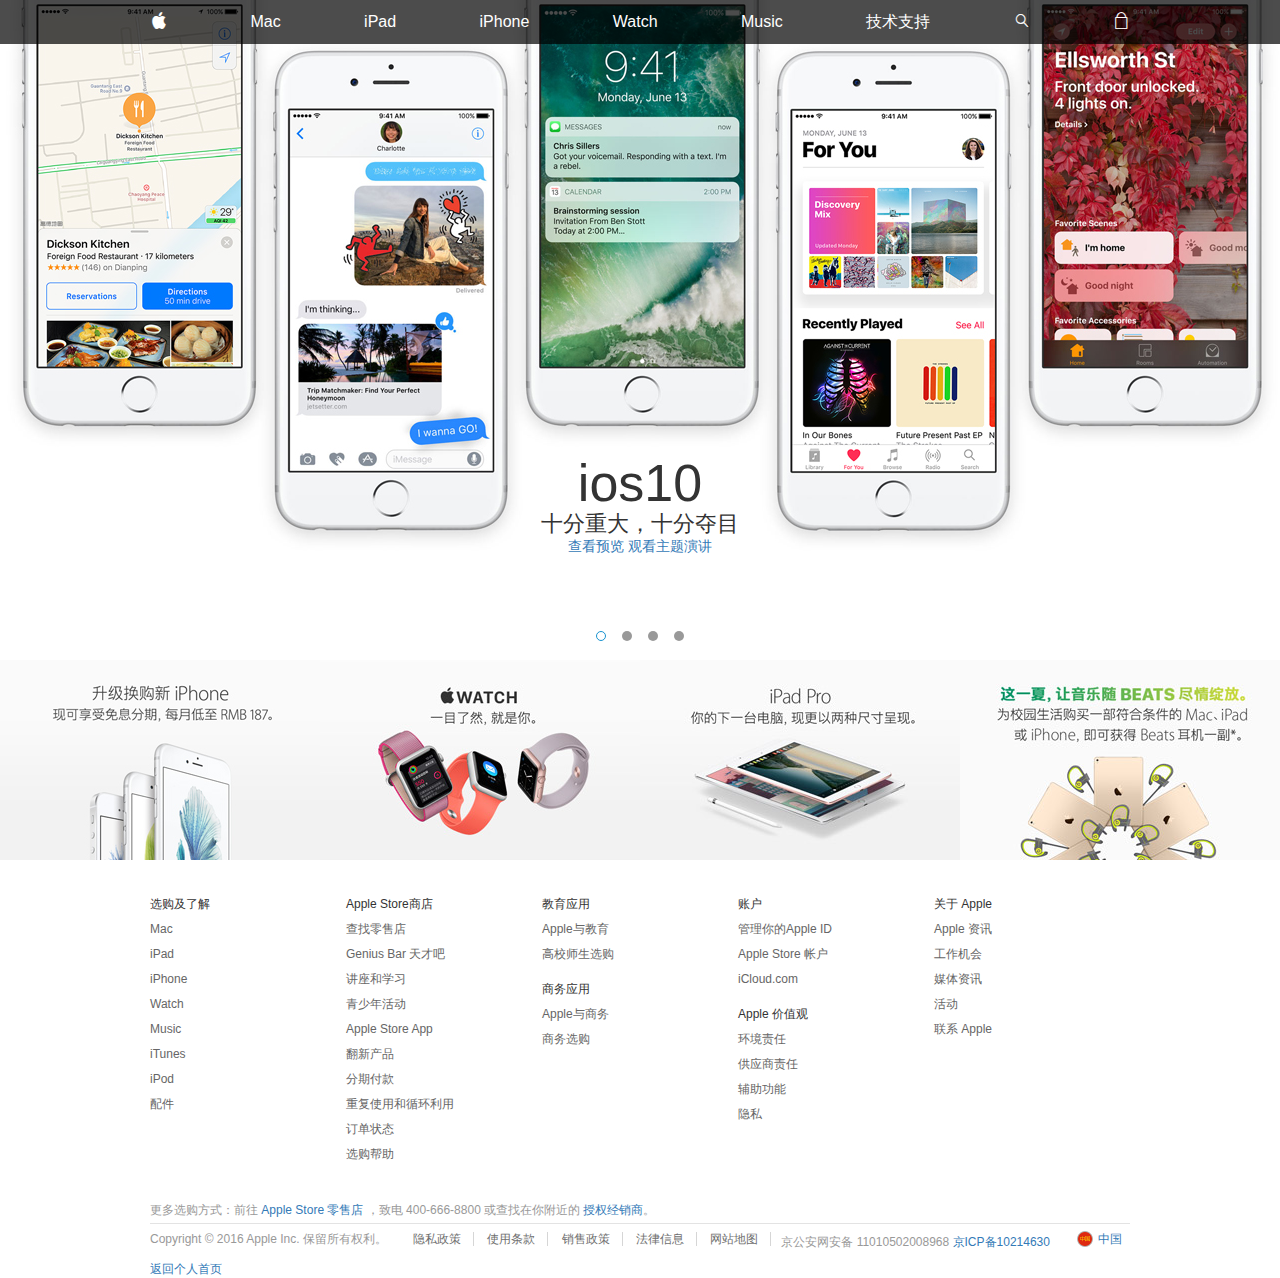
<file: appleweb/index.html>
<!doctype html>
<html lang="en">
<head>
	<meta charset="UTF-8">
	<title>苹果官网</title>
	<link rel="stylesheet" href="css/iconfont.css">
	<link rel="stylesheet" href="css/index.css">
	<link rel="stylesheet" href="css/bootstrap.min.css">
	<script src="js/jquery.1.12.3.js"></script>
	<script src="js/index.js"></script>
</head>
<body>
	<div class="container-fluid">
		<div class="min-nav min-block min-display">
			<div class="min-navs">
				<div class="nav-span">
					<span></span>
					<span></span>
				</div>
				<div class="nav-log">
					<i class="iconfont">&#xe60c;</i>
				</div>
				<div class="nav-shopping">
					<i class="iconfont">&#xe64b;</i>
				</div>
			</div>
			<ul>
				<li>Mac</li>
				<li>iPad</li>
				<li>iPhone</li>
				<li>Watch</li>
				<li>Music</li>
				<li>技术支持</li>
				<li>搜索apple.com</li>
			</ul>

		</div>
		<div class="max-nav max-block max-display">
			<div class="nav-log">
				<i class="iconfont">&#xe60c;</i>
			</div>
			<a href="#">Mac</a>
			<a href="#">iPad</a>
			<a href="#">iPhone</a>
			<a href="#">Watch</a>
			<a href="#">Music</a>
			<a href="#">技术支持</a>
			<div class="nav-sousuo">
				<i class="iconfont">&#xe612;</i>
			</div>
			<div class="nav-shopping">
				<i class="iconfont">&#xe64b;</i>
			</div>
		</div>
	</div>


<!-- banner -->
	<div class="bannerbox">
		<div class="swiper-container">
	        <div class="swiper-wrapper">
	            <div class="swiper-slide banner">
	            	<img src="images/1.jpg" alt="">
	            	<div class="banner-p">
	            		<h2>ios<span>10</span></h2>
	            		<h3>十分重大，十分夺目</h3>
	            		<p>
	            			<span><a href="">
	            				查看预览
	            			</a></span>
	            			<span><a href="">
	            				观看主题演讲
	            			</a></span>
	            		</p>
	            	</div>
	            </div>
	            <div class="swiper-slide banner">
	            	<img src="images/2.jpg" alt="">
	            	<div class="banner-p">
	            		<h2>macOS</span>Sierra</span>
	            		</h2>
	            		<h3>现在 Mac 都能做到什么？尽管问</h3>
	            	</div>
	            </div>
	            <div class="swiper-slide banner">
	            	<img src="images/3.jpg" alt="">
	            	<div class="banner-p">
	            		<h2>watchOS</span>
	            		</h2>
	            		<h3>感触一新，就像换了新表。</h3>
	            	</div>
	            </div>
	            <div class="swiper-slide banner">
	            	<img src="images/4.jpg" alt="">
	            	<div class="banner-p">
	            		<h2>WWDC16</h2>
	            	</div>
	            </div>
	        </div>
	        <!-- Add Pagination -->
	        <div class="btnbox">
	        	
	        </div>
	        <!-- Add Arrows -->
	        <div class="right">&gt</div>
	        <div class="left">&lt</div>
	    </div>
	</div>

	<div class="smallban">
		<ul>
			<li><a href="#" class="col-sm-6 col-md-3"></a></li>
			<li><a href="#" class="col-sm-6 col-md-3"></a></li>
			<li><a href="#" class="col-sm-6 col-md-3"></a></li>
			<li><a href="#" class="col-sm-6 col-md-3"></a></li>
		</ul>
	</div>
<!-- 友情链接 -->
	<div class="bottom">
		<div class="btmnavbox">
			<div class="btmnav">
				<h5>选购及了解
					<span>+</span>
				</h5>
				<ul>
					<li><a href="#">Mac</a></li>
					<li><a href="#">iPad</a></li>
					<li><a href="#">iPhone</a></li>
					<li><a href="#">Watch</a></li>
					<li><a href="#">Music</a></li>
					<li><a href="#">iTunes</a></li>
					<li><a href="#">iPod</a></li>
					<li><a href="#">配件</a></li>
				</ul>
			</div>
			<div class="btmnav">
				<h5>Apple Store商店
					<span>+</span>
				</h5>
				<ul>
					<li><a href="#">查找零售店</a></li>
					<li><a href="#">Genius Bar 天才吧</a></li>
					<li><a href="#">讲座和学习</a></li>
					<li><a href="#">青少年活动</a></li>
					<li><a href="#">Apple Store App</a></li>
					<li><a href="#">翻新产品</a></li>
					<li><a href="#">分期付款</a></li>
					<li><a href="#">重复使用和循环利用</a></li>
					<li><a href="#">订单状态</a></li>
					<li><a href="#">选购帮助</a></li>
				</ul>
			</div>
			<div class="btmnav">
				<h5>教育应用
					<span>+</span>
				</h5>
				<ul>
					<li><a href="#">Apple与教育</a></li>
					<li><a href="#">高校师生选购</a></li>
				</ul>
				<h5>商务应用
					<span>+</span>
				</h5>
				<ul>
					<li><a href="#">Apple与商务</a></li>
					<li><a href="#">商务选购</a></li>
				</ul>
			</div>
			<div class="btmnav">
				<h5>账户
					<span>+</span>
				</h5>
				<ul>
					<li><a href="#">管理你的Apple ID</a></li>
					<li><a href="#">Apple Store 帐户</a></li>
					<li><a href="#">iCloud.com</a></li>
				</ul>
				<h5>Apple 价值观
					<span>+</span>
				</h5>
				<ul>
					<li><a href="#">环境责任</a></li>
					<li><a href="#">供应商责任</a></li>
					<li><a href="#">辅助功能</a></li>
					<li><a href="#">隐私</a></li>
				</ul>
			</div>
			<div class="btmnav">
				<h5>关于 Apple
					<span>+</span>
				</h5>
				<ul>
					<li><a href="#">Apple 资讯</a></li>
					<li><a href="#">工作机会</a></li>
					<li><a href="#">媒体资讯</a></li>
					<li><a href="#">活动</a></li>
					<li><a href="#">联系 Apple</a></li>
				</ul>
			</div>
		</div>

		
		<div class="aboutour">
			<div class="phone">
				更多选购方式：前往 
				<span>
					<a href="#">Apple Store 零售店</a>
				</span>，致电 400-666-8800 或查找在你附近的
				<span class="nowrap">
					<a href="#">授权经销商</a>。
				</span> 
			</div>
			<div class="china">
				<a href="#">中国</a>
			</div>
			<div class="copy">
				<div class="mycopy">
					Copyright © 2016 Apple Inc. 保留所有权利。
				</div>
				<div class="myfuwu">
					<a href="#">隐私政策</a>
					<a href="#">使用条款</a>
					<a href="#">销售政策</a>
					<a href="#">法律信息</a>
					<a href="#">网站地图</a>
				</div>
			</div>
			<p>京公安网安备&nbsp;11010502008968 
				<a href="#">京ICP备10214630</a>
			</p>
			<a href="../index.html">返回个人首页</a>
		</div>


	</div>
</body>
</html>
</file>
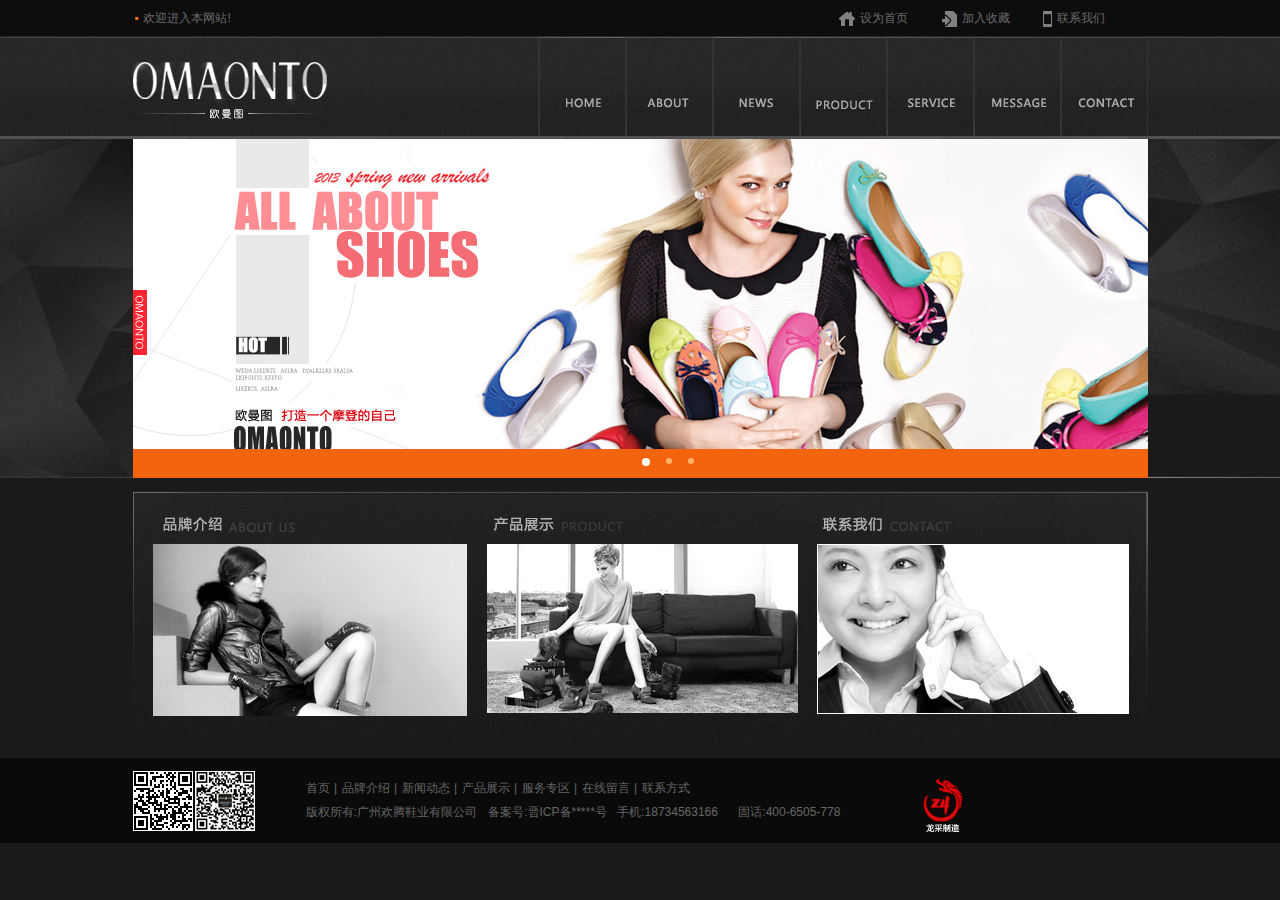
<file: gzhtweb/index.html>
<!doctype html>
<html lang="en">
<head>
	<meta charset="UTF-8">
	<title>广州欢腾鞋业-首页</title>
	<link rel="stylesheet" href="css/public.css">
    <link rel="stylesheet" href="css/index.css">
</head>
<body>
	<!--顶部-->
	<div class="top-box">
		<div class="tmid-box">
			<a href="" class="tleft"><span>▪</span>欢迎进入本网站!</a>
			<a href="" class="tright">
				<span><img src="./image/home.png" alt="">设为首页</span>
				<span><img src="./image/sc.png" alt="">加入收藏</span>
				<span><img src="./image/phone.png" alt="">联系我们</span>
			</a>
		</div>
	</div>
	<!--logo-->
	<div class="logo">
		<div class="logo-mid">
			<div class="lleft"></div>
			<div class="lright">
				<a href="#"><div class="home zero" style="border-left:1px solid #333333"></div></a>
				<a href="about.html"><div class="home one"></div></a>
				<a href="news.html"><div class="home two"></div></a>
				<a href="product-one.html"><div class="home three"></div></a>
				<a href="service.html"><div class="home four"></div></a>
				<a href="message.html"><div class="home five"></div></a>
				<a href="contact.html"><div class="home six"></div></a>
			</div>
		</div>
	</div>
	<!--banner-->
	<div class="banner-box">
		<div class="banner">
			<a href=""><img src="./image/banner1.jpg" alt="" style="opcity:1"></a>
			<a href=""><img src="./image/banner2.jpg" alt=""></a>
			<a href=""><img src="./image/banner3.jpg" alt=""></a>
			<div class="oran">
				<ul>
					<li class="btn"></li>
					<li class="btn"></li>
					<li class="btn" style="margin-right:0"></li>
				</ul>
			</div>
		</div>
	</div>
	<!---->
	<div class="middle-box">
		<div class="midimg-box">
			<div class="hibox"></div>
			<div class="hellobox"></div>
			<div class="nhbox"></div>
		</div>
	</div>
	<!--版权-->
	<div class="bt-box">
		<div class="btmid">
			<div class="erwei">
				<img src="./image/eww1.jpg" alt="">
				<img src="./image/eww.jpg" alt="" style="margin-right:0">
			</div>
			<div class="wenzi">
				<div class="wz">
					<sapn>
						<a  href="#">首页</a>
						<a>|</a>
						<a  href="about.html">品牌介绍</a>
						<a  href="javascript:;">|</a>
						<a  href="news.html">新闻动态</a>
						<a  href="javascript:;">|</a>
						<a  href="product-one.html">产品展示</a>
						<a  href="javascript:;">|</a>
						<a  href="service.html">服务专区</a>
						<a  href="javascript:;">|</a>
						<a  href="message.html">在线留言</a>
						<a  href="javascript:;">|</a>
						<a  href="contact.html">联系方式</a>
					</sapn>
					<br><a href="">
						<span style="margin-right:8px">版权所有:广州欢腾鞋业有限公司</span>
						<span style="margin-right:7px">备案号:晋ICP备*****号</span>
						<span style="margin-right:17px">手机:18734563166</span>
						<span>固话:400-6505-778</span>
					</a>
				</div>
			</div>
			<div class="tu">
				<img src="./image/logo2.png" alt="">
			</div>
		</div>
	</div>
</body>
<script src="js/jquery.1.12.3.js"></script>
<script src="js/index.js"></script>
</html>
</file>
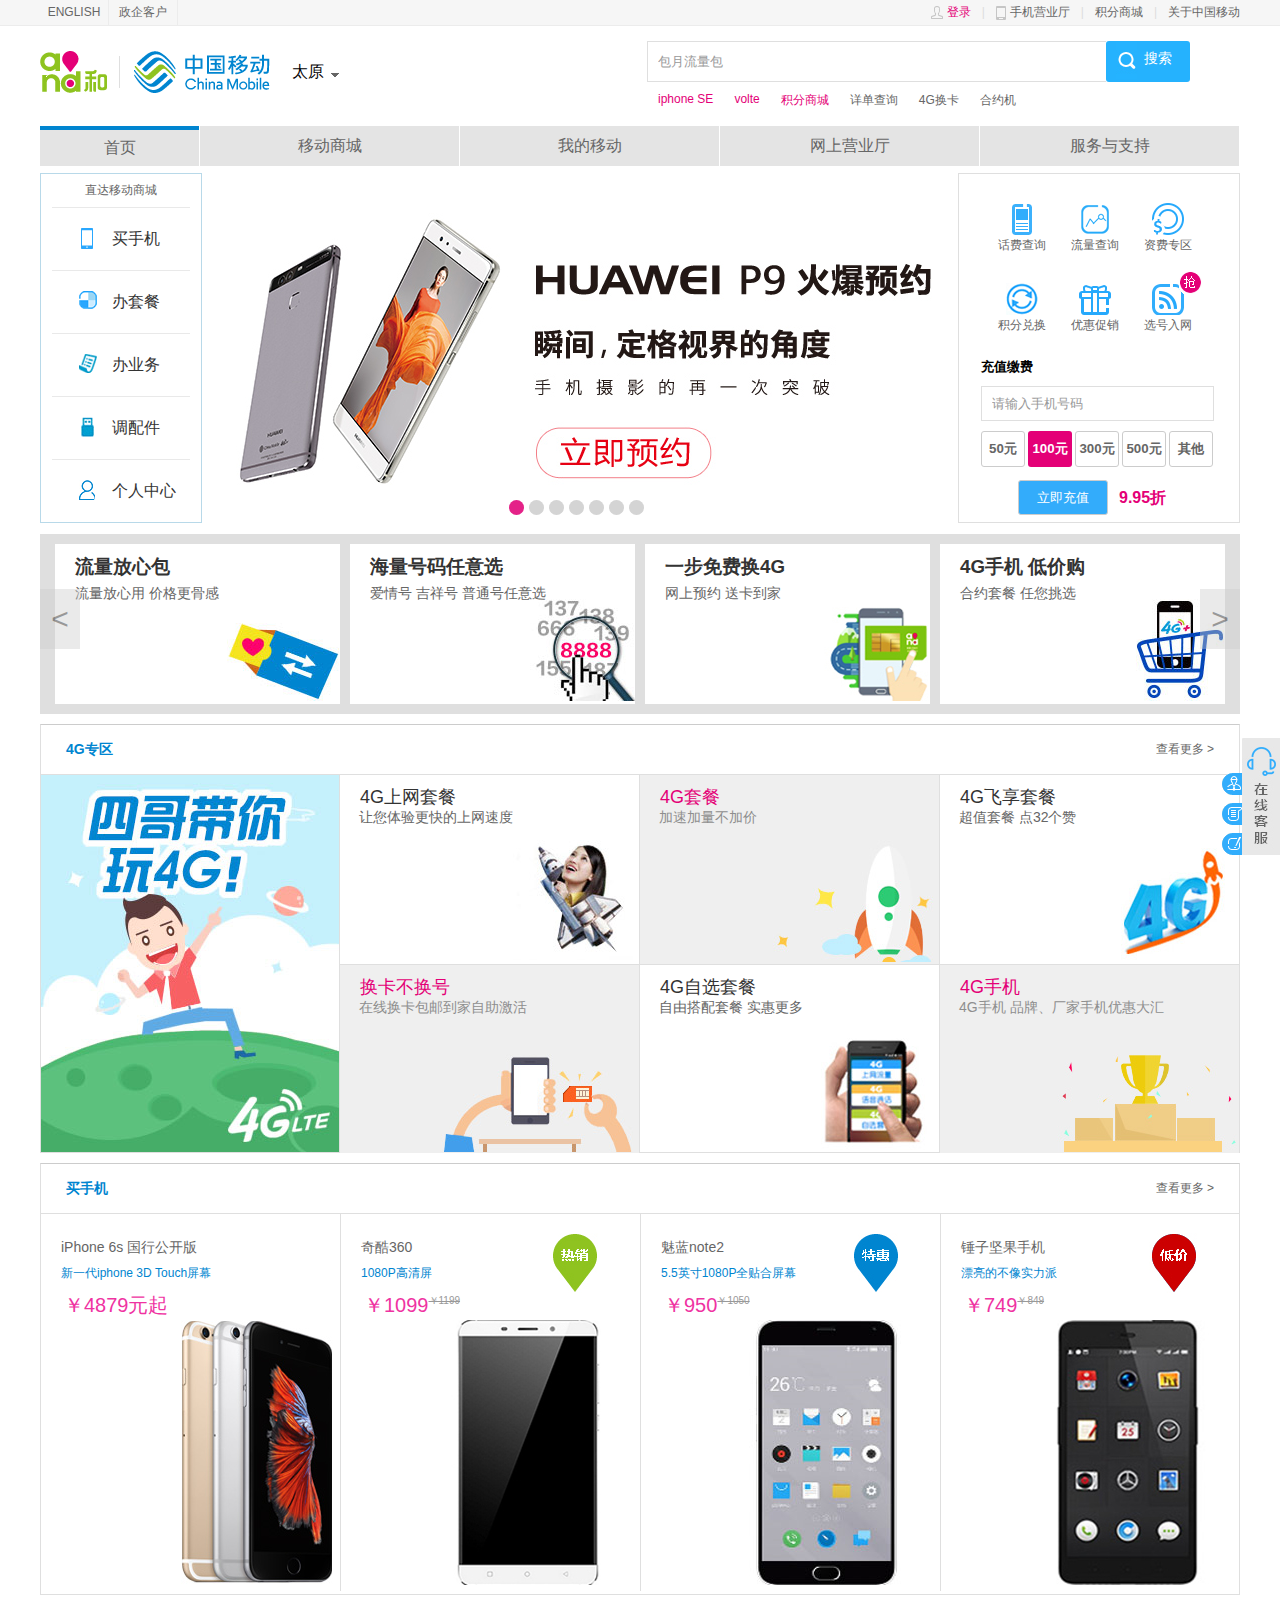
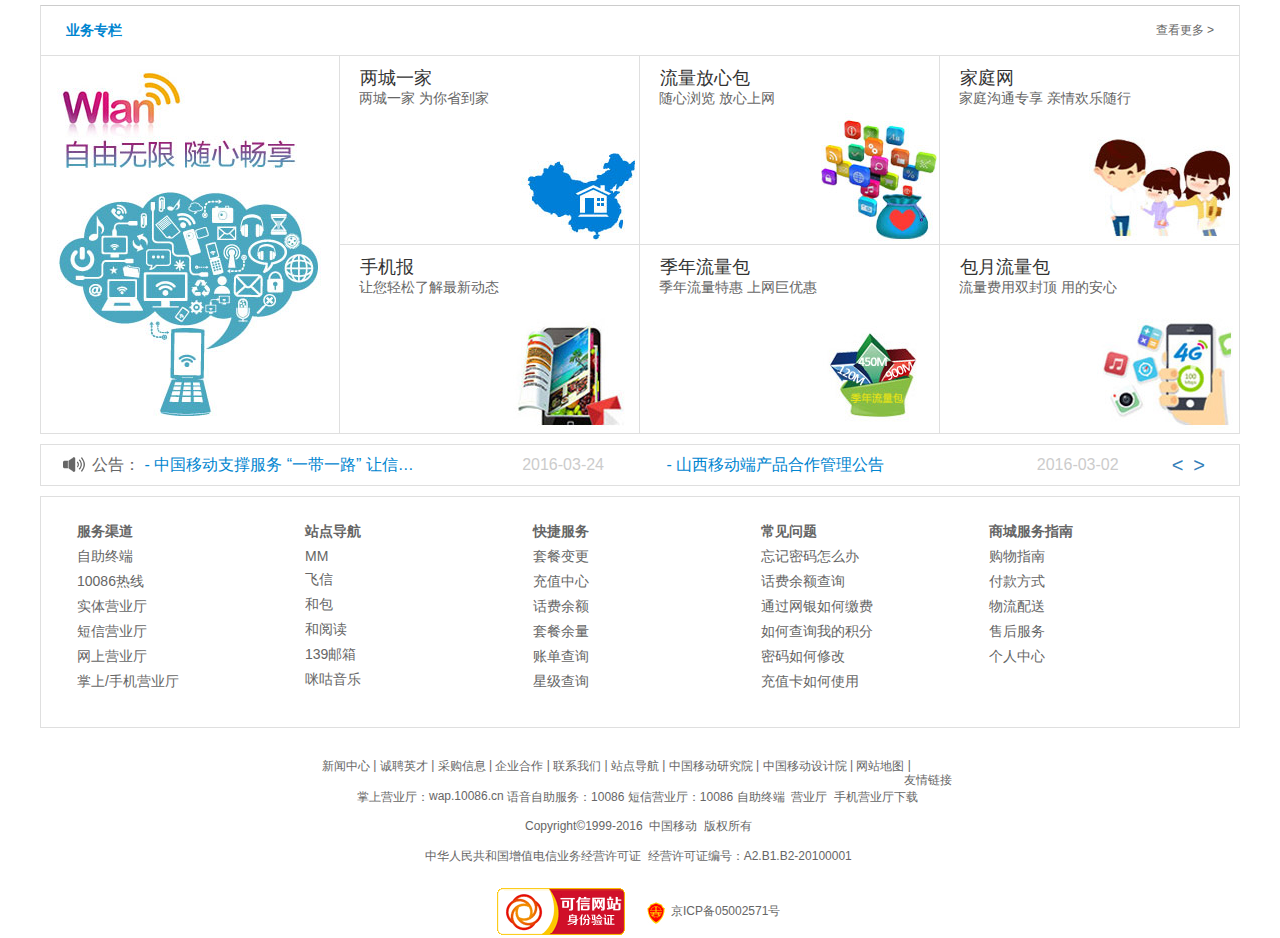
<file: yidongweb/index.html>
<!DOCTYPE html PUBLIC "-//W3C//DTD XHTML 1.0 Transitional//EN" "http://www.w3.org/TR/xhtml1/DTD/xhtml1-transitional.dtd">
<html xmlns="http://www.w3.org/1999/xhtml">
<head>
<meta name="keywords"content=""/>
<meta name="description" content="本篇网页的概述，一段话，对网站的进一步描述"/>
<meta name="author"  content="网页作者的资料">
<meta name="robots" content="" />
<meta http-equiv="Content-Type" content="text/html; charset=utf-8">
<title>移动首页</title>
<link rel="stylesheet" href="css/public.css">
<link rel="stylesheet" href="css/index.css">
<script src="./js/png.js"></script>
</head>

<body>
<form>
<!--顶部导航开始-->
<div class="topnavbox">
	<div class="topnav">
		<ul class="topnav-left">
			<li><a href="#">ENGLISH</a></li>
			<li><a href="#">政企客户</a></li>
		</ul>
		<ul class="topnav-right">
			<li><img src="images\denglu.png"><a href="#" class="denglu">登录</a></li>
			<li class="shu">|</li>
			<li><img src="images\phone.png" alt="" title=""><a href="#">手机营业厅</a></li>
			<li class="shu">|</li>
			<li><a href="#">积分商城</a></li>
			<li class="shu">|</li>
			<li><a href="#">关于中国移动</a></li>
		</ul>
	</div>
</div>
<!--顶部导航结束-->
<!--logo开始-->
<div class="logobox">
	<div class="logo-left">
			<div class="logo-img"><img src="images/logo.png"></div>
			<div class="logo-word">太原</div>
			<div class="logo-trangle"><img src="images/trangle.png"></div>
	</div>
	<div class="logo-right">
				<input type="text" value="包月流量包" name="srk" class="srk">
			<div class="btn">
				<input type="button" value="搜索" name="sousuo" class="search">
			</div>
				<ul class="right-bottom">
					<li><a href="#" class="mh">iphone SE</a></li>
					<li><a href="#" class="mh">volte</a></li>
					<li><a href="#" class="mh">积分商城</a></li>
					<li><a href="#">详单查询</a></li>
					<li><a href="#">4G换卡</a></li>
					<li><a href="#">合约机</a></li>
				</ul>
	</div>
</div>
<!--logo结束-->
<!--导航开始-->
<div class="nav">
	<div class="nav-main">
		<div class="sy yiji"><a href="#" class="sy">首页</a>		
		<ul class="erji">
	    </ul>
	    </div>
		<div class="dh yiji"><a href="#" class="dh">移动商城</a>
		<ul class="erji">
		<li><a href="#">买手机</a></li>
		<li><a href="#">办套餐</a></li>
		<li><a href="#">办业务</a></li>
		<li><a href="#">挑配件</a></li>
		<li><a href="#">立即充值</a></li>
		<li><a href="#">个人中心</a></li>
		<li></li>
	    </ul>
		</div>
		
		<div class="dh yiji"><a href="#" class="dh">我的移动</a>
		<ul class="erji">
		<li><a href="#">我的账户</a></li>
		<li><a href="#">套餐余量查询</a></li>
		<li><a href="#">业务状态查询</a></li>
		<li><a href="#">详单查询</a></li>
		<li><a href="#">账单查询</a></li>
		<li><a href="#">积分查询</a></li>
		<li><a href="#">星级查询</a></li>
		</ul>
		</div>
		
		<div class="dh yiji"><a href="#" class="dh">网上营业厅</a>
		<ul class="erji">
		<li><a href="#">网上充值</a></li>
		<li><a href="#">话费服务</a></li>
		<li><a href="#">资费套餐</a></li>
		<li><a href="#">选号入网</a></li>
		<li><a href="#">优惠购机</a></li>
		<li><a href="#">业务办理</a></li>
		<li><a href="#">优惠促销</a></li>	
		</ul>
		</div>
		
		<div class="dh yiji" style="margin-right:0"><a href="#" class="dh">服务与支持</a>
		<ul class="erji">
		<li><a href="#">产品</a></li>
		<li><a href="#">资费专区</a></li>
		<li><a href="#">终端售后点查询</a></li>
		<li><a href="#">国际/港澳台</a></li>
		<li><a href="#">星级服务</a></li>
		<li><a href="#">手机营业厅</a></li>
		<li><a href="#">大数据应用</a></li>	
		</ul>
		</div>
		
	</div>
</div>
<!--导航结束-->
<!--banner开始-->
<div class="bannerbox">
	<div class="bannerbox-left">
		<ul>
			<li class="word-top"><a href="">直达移动商城</a></li>
			<li class="word-main" >
				<div class="phone"></div>
				<a href="#" class="leftnav">买手机</a>
			</li>
			<li class="word-main two">
				<div class="taocan"></div>
				<a href="#"class="leftnav">办套餐</a>
			</li>
			<li class="word-main three">
				<div class="yewu"></div>
				<a href="#" class="leftnav">办业务</a>
			</li>
			<li class="word-main four">
				<div class="peijian"></div>
				<a href="#" class="leftnav">调配件</a>
			</li>
			<li class="word-main five">
				<div class="gerenzhongxin"></div>
				<a href="#" class="leftnav">个人中心</a>
			</li>
		</ul>
	</div>
	<div class="banner">
		<a href=""><img src="images/banner.jpg"></a>
		<a href=""><img src="images/banner1.jpg"></a>
		<a href=""><img src="images/banner2.jpg"></a>
		<a href=""><img src="images/banner3.jpg"></a>
		<a href=""><img src="images/banner4.jpg"></a>
		<a href=""><img src="images/banner5.jpg"></a>
		<a href=""><img src="images/banner6.jpg"></a>
		<div class="banner-left">&lt;</div>
		<div class="banner-right">&gt;</div>
		<ul>
			<li class="btn" style="background:#e42288">&nbsp;&nbsp;&nbsp;&nbsp;</li>
			<li class="btn">&nbsp;&nbsp;&nbsp;&nbsp;</li>
			<li class="btn">&nbsp;&nbsp;&nbsp;&nbsp;</li>
			<li class="btn">&nbsp;&nbsp;&nbsp;&nbsp;</li>
			<li class="btn">&nbsp;&nbsp;&nbsp;&nbsp;</li>
			<li class="btn">&nbsp;&nbsp;&nbsp;&nbsp;</li>
			<li  class="btn" style="margin-right=0">&nbsp;&nbsp;&nbsp;&nbsp;</li>
		</ul>
	</div>
	<div class="bannerbox-right">
		<ul class="right-top">
			<li class="right-word ">
				<div class="one da"></div>
				<a href="#">话费查询</a>
			</li>
			<li class="right-word">
				<div class="two da"></div>
				<a href="#">流量查询</a>
			</li>
			<li class="right-word">
				<div class="three da"></div>
				<a href="#">资费专区</a>
			</li>
			<li class="right-word">
				<div class="four da"></div>
				<a href="#">积分兑换</a>
			</li>
			<li class="right-word">
				<div class="five da"></div>
				<a href="#">优惠促销</a>
			</li>
			<li class="right-word">
				<div class="six da"></div>
				<a href="#">选号入网</a>
			</li>
			<div class="qiang"><img src="images/qiang.png"</div>
		</ul>
		<div class="right-middle">
				<h5>充值缴费</h5>
				<input type="text" name="czjf" value="请输入手机号码" class="Pnumber">
			<div class="right-middle-bottom">
				<input type="button" name="50元" value="50元" class="fifty">
				<input type="button" name="100元" value="100元" class="one-hundred first">
				<input type="button" name="300元" value="300元" class="three-hundred">
				<input type="button" name="500元" value="500元" class="five-hundred">
				<input type="button" name="其他" value="其他" class="others" style="margin-right:0">
			</div>
		</div>
		<div class="right-bottom">
			<input type="button" name="充值" value="立即充值" class="buy" >
			<div class="bottom-word">9.95折</div>
		</div>
	</div>
</div>
<!--banner结束-->
<!--top-column开始-->
<div class="top-column">
	<div class="topcolumn-main">
		<a href="#">
			<h3 class="word">流量放心包</h3>
			<div class="main-img one"><span class="word-little">流量放心用&nbsp;价格更骨感</span></div>
		</a>
	</div>
	<div class="topcolumn-main">
		<a href="#">
			<h3 class="word">海量号码任意选</h3>
			<div class="main-img two"><span class="word-little">爱情号&nbsp;吉祥号&nbsp;普通号任意选</span></div>
		</a>
	</div>
	<div class="topcolumn-main">
		<a href="#">
			<h3 class="word">一步免费换4G</h3>
			<div class="main-img three"><span class="word-little">网上预约&nbsp;送卡到家</span></div>
		</a>
	</div>
	<div class="topcolumn-main">
		<a href="#">
			<h3 class="word">4G手机&nbsp;低价购</h3>
			<div class="main-img four"><span class="word-little">合约套餐&nbsp;任您挑选</span></div>
		</a>
	</div>
	<div class="main-left">&lt;</div>
	<div class="main-right">&gt;</div>
</div>
<!--top-column结束-->
<!--main-top开始-->
<div class="main-top">
	<div class="main-top-word">
		<span class="title-left">4G专区</span>
		<span class="title-right"><a href="#">查看更多&nbsp;&gt;</a></span>
	</div>
	<div class="main-top-img">
		<a href="#">
			<div class="main-img-big">
			</div>
		</a>
		<div class="main-img imgbox">
			<a href="#">
				<div class="word1">4G上网套餐</div>
				<div class="aaa">让您体验更快的上网速度</div>
				<div class="main one">
					
				</div>
			</a>
		</div>
		<div class="main-img imgbox imgbox2">
			<a href="#">
				<div class="word2">4G套餐</div>
				<div class="aaa bbb">加速加量不加价</div>
				<div class="main two">
				
				</div>
			</a>
		</div>
		<div class="main-img imgbox imgbox1">
			<a href="#">
				<div class="word1">4G飞享套餐</div>
				<div class="aaa">超值套餐&nbsp;点32个赞</div>
				<div class="main three">
				
				</div>
			</a>
		</div>
		<div class="main-img imgbox2">
			<a href="#">
				<div class="word2">换卡不换号</div>
				<div class="aaa bbb">在线换卡包邮到家自助激活</div>
				<div class="main four">
				
				</div>
			</a>
		</div>
		<div class="main-img">
			<a href="#">
				<div class="word1">4G自选套餐</div>
				<div class="aaa">自由搭配套餐&nbsp;实惠更多</div>
				<div class="main five">
				
				</div>
			</a>
		</div>
		<div class="main-img imgbox1 imgbox2">
			<a href="#">
				<div class="word2">4G手机</div>
				<div class="aaa bbb">4G手机&nbsp;品牌、厂家手机优惠大汇</div>
				<div class="main six">
				
				</div>
			</a>
		</div>
	</div>
</div>
<!--main-top结束-->
<!--main-middle开始-->
<div class="main-middle">
	<div class="main-middle-word">
		<span class="title-left">买手机</span>
		<span class="title-right"><a href="#">查看更多&nbsp;&gt;</a></span>
	</div>
	<div class="main-middle-img">
		<div class="main-img main-img-one">
			<a href="#">
				<div class="word1">iPhone&nbsp;6s&nbsp;国行公开版</div>
				<div class="word2">新一代iphone&nbsp;3D&nbsp;Touch屏幕</div>
				<div class="ccc">￥4879元起</div>
				<div class="main one">
				
				</div>
			</a>
		</div>
		<div class="main-img">
			<a href="#">
				<div class="word1">奇酷360</div>
				<div class="word2">1080P高清屏</div>
				<div class="little-logo logo-one"></div>
				<div class="ccc">￥1099<span class="word-little1">￥1199</span></div>
				<div class="main two main1">
					
				</div>
			</a>
		</div>
		<div class="main-img">
			<a href="#">
				<div class="word1">魅蓝note2</div>
				<div class="word2">5.5英寸1080P全贴合屏幕</div>
				<div class="little-logo logo-two"></div>
				<div class="ccc">￥950<span class="word-little1">￥1050</span></div>
				<div class="main three main1">
					
				</div>
			</a>
		</div>
		<div class="main-img right">
			<a href="#">
				<div class="word1">锤子坚果手机</div>
				<div class="word2">漂亮的不像实力派</div>
				<div class="little-logo logo-three"></div>
				<div class="ccc">￥749<span class="word-little1">￥849</span></div>
				<div class="main four main2">
					
				</div>
			</a>
		</div>
	</div>
</div>
<!--main-middle结束-->
<!--main-bottom开始-->
<div class="main-bottom">
	<div class="main-bottom-word">
		<span class="title-left">业务专栏</span>
		<span class="title-right"><a href="#">查看更多 &gt;</a></span>
	</div>
	<div class="main-bottom-img">
		<a href="#">
			<div class="main-img-big">
			</div>
		</a>
		<div class="main-img imgbox">
			<a href="#">
				<div class="word1">两城一家</div>
				<div class="ddd">两城一家&nbsp;为你省到家</div>
				<div class="main one">
					
				</div>
			</a>
		</div>
		<div class="main-img imgbox">
			<a href="#">
				<div class="word1">流量放心包</div>
				<div class="ddd">随心浏览&nbsp;放心上网</div>
				<div class="main two">
					
				</div>
			</a>
		</div>
		<div class="main-img imgbox imgbox1">
			<a href="#">
				<div class="word1">家庭网</div>
				<div class="ddd">家庭沟通专享&nbsp;亲情欢乐随行</div>
				<div class="main three">
				
				</div>
			</a>
		</div>
		<div class="main-img">
			<a href="#">
				<div class="word1">手机报</div>
				<div class="ddd">让您轻松了解最新动态</div>
				<div class="main four">
					
				</div>
			</a>
		</div>
		<div class="main-img">
			<a href="#">
				<div class="word1">季年流量包</div>
				<div class="ddd">季年流量特惠&nbsp;上网巨优惠</div>
				<div class="main five">
					
				</div>
			</a>
		</div>
		<div class="main-img imgbox1">
			<a href="#">
				<div class="word1">包月流量包</div>
				<div class="ddd">流量费用双封顶&nbsp;用的安心</div>
				<div class="main six">
					
				</div>
			</a>
		</div>
	</div>
</div>
<!--main-bottom结束-->
<!--bottom公告  开始-->
<div class="bottom-top">
	<div class="left">
		<span class="left-word">公告：<span class="word">&nbsp;-&nbsp;<a href="" class="word">中国移动支撑服务 “一带一路” 让信…</a></span></span>
		<span class="time">2016-03-24</span>
	</div>
	<div class="right">
		<span class="right-word word">&nbsp;-&nbsp;<a href="" class="word">山西移动端产品合作管理公告</a></span>
		<a href="#" class="fanye1">&gt;</a>
		<a href="#" class="fanye2">&lt;</a>
		<span class="time">2016-03-02</span>
	</div>
</div>
<!--bottom公告  结束-->
<!--bottom服务  开始-->
<div class="service">
	<ul class="service-word">
		<li class="word">服务渠道</li>
		<li class="word1"><a href="#" >自助终端</a></li>
		<li class="word1"><a href="#" >10086热线</a></li>
		<li class="word1"><a href="#" >实体营业厅</a></li>
		<li class="word1"><a href="#" >短信营业厅</a></li>
		<li class="word1"><a href="#" >网上营业厅</a></li>
		<li class="word1"><a href="#" >掌上/手机营业厅</a></li>
	</ul>
	<ul class="service-word">
		<li class="word">站点导航</li>
		<li class="word1"><a href="#" >MM</a></li>
		<li class="word1"><a href="#" >飞信</a></li>
		<li class="word1"><a href="#" >和包</a></li>
		<li class="word1"><a href="#" >和阅读</a></li>
		<li class="word1"><a href="#" >139邮箱</a></li>
		<li class="word1"><a href="#" >咪咕音乐</a></li>
	</ul>
	<ul class="service-word">
		<li class="word">快捷服务</li>
		<li class="word1"><a href="#" >套餐变更</a></li>
		<li class="word1"><a href="#" >充值中心</a></li>
		<li class="word1"><a href="#" >话费余额</a></li>
		<li class="word1"><a href="#" >套餐余量</a></li>
		<li class="word1"><a href="#" >账单查询</a></li>
		<li class="word1"><a href="#" >星级查询</a></li>
	</ul>
	<ul class="service-word">
		<li class="word">常见问题</li>
		<li class="word1"><a href="#" >忘记密码怎么办</a></li>
		<li class="word1"><a href="#" >话费余额查询</a></li>
		<li class="word1"><a href="#" >通过网银如何缴费</a></li>
		<li class="word1"><a href="#" >如何查询我的积分</a></li>
		<li class="word1"><a href="#" >密码如何修改</a></li>
		<li class="word1"><a href="#" >充值卡如何使用</a></li>
	</ul>
	<ul class="service-word">
		<li class="word">商城服务指南</li>
		<li class="word1"><a href="#" >购物指南</a></li>
		<li class="word1"><a href="#" >付款方式</a></li>
		<li class="word1"><a href="#" >物流配送</a></li>
		<li class="word1"><a href="#" >售后服务</a></li>
		<li class="word1"><a href="#" >个人中心</a></li>
	</ul>
</div>
<!--bottom服务  结束-->
<!--版权  开始-->
<div class="banquan">
	<div class="banquan-top">
		<ul class="word word1">
			<li class="top-1 dj"><a href="#" >新闻中心</a></li>
			<li class="top-1">&nbsp;|&nbsp;</li>
			<li class="top-1 dj"><a href="#">诚聘英才</a></li>
			<li class="top-1">&nbsp;|&nbsp;</li>
			<li class="top-1  dj"><a href="#">采购信息</a></li>
			<li class="top-1">&nbsp;|&nbsp;</li>
			<li class="top-1  dj"><a href="#">企业合作</a></li>
			<li class="top-1">&nbsp;|&nbsp;</li>
			<li class="top-1  dj"><a href="#">联系我们</a></li>
			<li class="top-1">&nbsp;|&nbsp;</li>
			<li class="top-1  dj"><a href="#">站点导航</a></li>
			<li class="top-1">&nbsp;|&nbsp;</li>
			<li class="top-1  dj"><a href="#">中国移动研究院</a></li>
			<li class="top-1">&nbsp;|&nbsp;</li>
			<li class="top-1  dj"><a href="#">中国移动设计院</a></li>
			<li class="top-1">&nbsp;|&nbsp;</li>
			<li class="top-1  dj"><a href="#">网站地图</a></li>
			<li class="top-1">&nbsp;|&nbsp;</li>
			<li class="top-1  dj"><a href="#">友情链接</a></li>
		</ul>
		<ul class="word word2">
			<li class="top-2">掌上营业厅：</li>
			<li class="top-2 dj"><a href="">wap.10086.cn</a>&nbsp;</li>
			<li class="top-2">语音自助服务：10086&nbsp;短信营业厅：10086</li>
			<li class="top-2 dj">&nbsp;<a href="">自助终端</a>&nbsp;</li>
			<li class="top-2 dj">&nbsp;<a href="">营业厅</a>&nbsp;</li>
			<li class="top-2 dj">&nbsp;<a href="">手机营业厅下载</a></li>
		</ul>
		<ul class="word word3">
			<li class="top-3">Copyright&copy;1999-2016&nbsp;&nbsp;中国移动&nbsp;&nbsp;版权所有</li>
		</ul>
		<ul class="word word4">
			<li class="top-4">中华人民共和国增值电信业务经营许可证&nbsp;&nbsp;经营许可证编号：A2.B1.B2-20100001</li>
		</ul>
	</div>
	<div class="banquan-bottom">
		<div class="bottom-left">
			<a href="#"><img src="images/knetSealLogo.png" alt="可信网站" />	</a>
		</div>
		<div class="bottom-right">
				<a href="#">京ICP备05002571号</a>
		</div>
	</div>
</div>
<!--版权  结束-->
<!--定位 开始-->
<div class="gddw">
	<div class="dw"><img src="./images/kf.jpg" alt=""/></div>
	<ul class="kf">
		<li class="kf-logo1"><img src="./images/zxzx.gif" alt=""/></li>
		<li class="kf-logo2"><img src="./images/cjwt.gif" alt=""/></li>
		<li class="kf-logo3"><img src="./images/tsjy.gif" alt=""/></li>
	</ul>
</div>
<!--定位 结束-->
</form>
</body>
<script src="./js/functions.js"></script>
<script src="./js/animate.js"></script>
<script>
	//banner
var bannerbox=$(".banner")[0];
  var as=$("a",bannerbox);
  var btn=$(".btn",bannerbox);
  var left=$(".banner-left",bannerbox)[0];
  var right=$(".banner-right",bannerbox)[0];
  for (var i = 1; i < as.length; i++) {
    as[i].style.left="740px"
   };

   var now=0;
   var next=0;
   function moveLeft(){
      next++;
      if(next>=as.length){
        next=0;
      }
      as[next].style.left="740px";
      animate(as[now],{left:-740});
      animate(as[next],{left:0});
      for (var i = 0; i < btn.length; i++) {
        btn[i].style.background="#ced1ce";
        as[i].style.zIndex=0
      };
      btn[next].style.background="#e22386";
      as[next].style.zIndex=1
      now=next;
   }
   var t=setInterval(moveLeft,2000);

   bannerbox.onmouseover=function(){
      clearInterval(t);
      left.style.display="block";
      right.style.display="block";
   }
   bannerbox.onmouseout=function(){
      t=setInterval(moveLeft,2000);
      left.style.display="none";
      right.style.display="none";
   }

   right.onclick=function(){
       moveLeft()
   }

   left.onclick=function(){
      next--;
      if(next<=-1){
         next=as.length-1;
      }
      as[next].style.left="-740px";
      animate(as[now],{left:740});
      animate(as[next],{left:0});
      for (var i = 0; i < btn.length; i++) {
        btn[i].style.background="#ced1ce";
        as[i].style.zIndex=0;
      };
      btn[next].style.background="#e22386";
      as[next].style.zIndex=1;
      now=next;
   }

   for (var i = 0; i < btn.length; i++) {
      btn[i].index=i;
      btn[i].onclick=function(){
        
        for(var j=0;j<as.length;j++){
          if(j>=this.index){
            as[j].style.left="740px"
          }else{
            as[j].style.left="0"
          }
          btn[j].style.background="#ced1ce";
          as[j].style.zIndex=0
        }
        if(this.index==0){
          as[as.length-1].style.left=0;
        }

        btn[this.index].style.background="#e22386";
        as[this.index].style.zIndex=1;
        if(this.index!=as.length-1){
          animate(as[this.index],{left:0},function(){
            as[as.length-1].style.left="-740px"  
          })
        }else{
          animate(as[this.index],{left:0})
        }        
        next=this.index;
      }
    };




//下拉
var yiji=$(".yiji");
var erji=$(".erji");
for (var i = 0; i < yiji.length; i++) {
  yiji[i].index=i
  hover(yiji[i],function(){
        var lis=$("li",erji[this.index]);
        var h=getStyle(lis[0],"height")
        erji[this.index].style.height=40+"px";
        //animate(erji[this.index],{height:40},300)
  },function(){
        erji[this.index].style.height="0px";
        //animate(erji[this.index],{height:0},300)
  })
};




</script>

</html>
</file>
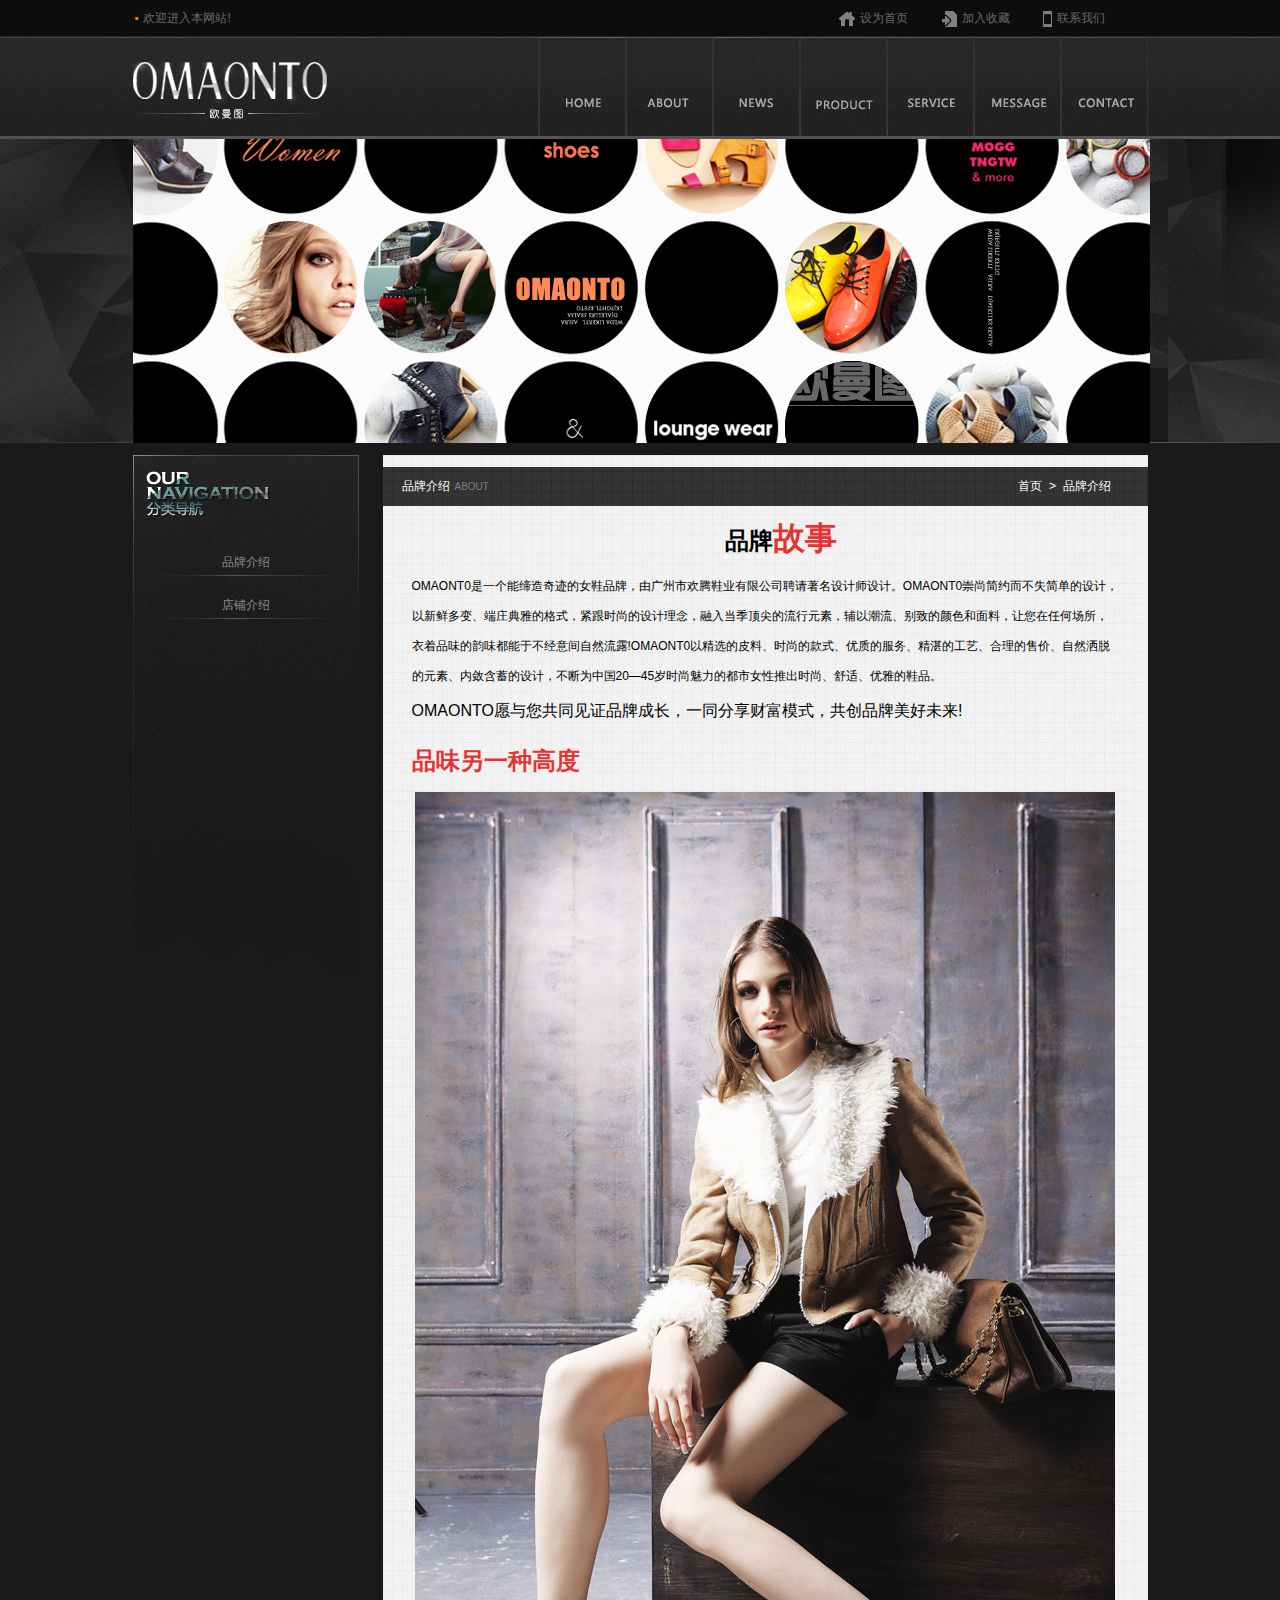
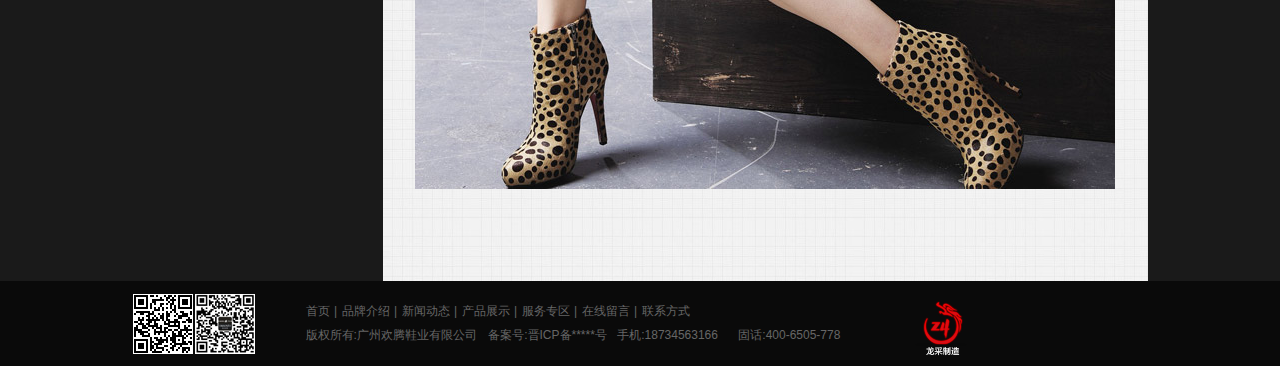
<file: gzhtweb/about.html>
<!doctype html>
<html lang="en">
<head>
	<meta charset="UTF-8">
	<title>品牌介绍</title>
	<link rel="stylesheet" href="css/public.css">
	<link rel="stylesheet" href="css/about.css">
</head>
<body>
	<!--顶部-->
	<div class="top-box">
		<div class="tmid-box">
			<a href="" class="tleft"><span>▪</span>欢迎进入本网站!</a>
			<a href="" class="tright">
				<span><img src="./image/home.png" alt="">设为首页</span>
				<span><img src="./image/sc.png" alt="">加入收藏</span>
				<span><img src="./image/phone.png" alt="">联系我们</span>
			</a>
		</div>
	</div>
	<!--logo-->
	<div class="logo">
		<div class="logo-mid">
			<div class="lleft"></div>
			<div class="lright">
				<a href="index.html"><div class="home zero" style="border-left:1px solid #333333"></div></a>
				<a href="#"><div class="home one"></div></a>
				<a href="news.html"><div class="home two"></div></a>
				<a href="product-one.html"><div class="home three"></div></a>
				<a href="service.html"><div class="home four"></div></a>
				<a href="message.html"><div class="home five"></div></a>
				<a href="contact.html"><div class="home six"></div></a>
			</div>
		</div>
	</div>
	<!--banner-->
	<div class="banner-box">
		<div class="banner">
			<a href=""><img src="./image/ppbanner.jpg" alt=""></a>
		</div>
	</div>
	<!---->
	<div class="mid-box">
		<div class="leftbox">
			<div class="jieshao">
				<div class="ppjs">品牌介绍</div>
				<div class="dpjs">店铺介绍</div>
			</div>
		</div>
		<div class="rightbox">
			<div class="title">
				<a href="">品牌介绍<span>ABOUT</span></a>
				<a href="" class="sp">首页<span>></span>品牌介绍</a>
			</div>
			<div class="nr">
		     <p style="text-indent:2em;" align="center">
		          <span style="line-height:2.5;"><strong><span style="font-size:24px;"><span style="line-height:2;">品牌</span><span style="font-size:32px;color:#E53333;line-height:2;">故事</span></span></strong><br/>
			      </span> 
			  </p>
			  <p>
				<span style="line-height:2.5;font-size:12px">OMAONT0是一个能缔造奇迹的女鞋品牌，由广州市欢腾鞋业有限公司聘请著名设计师设计。OMAONT0崇尚简约而不失简单的设计，以新鲜多变、端庄典雅的格式，紧跟时尚的设计理念，融入当季顶尖的流行元素，辅以潮流、别致的颜色和面料，让您在任何场所，衣着品味的韵味都能于不经意间自然流露!OMAONT0以精选的皮料、时尚的款式、优质的服务、精湛的工艺、合理的售价、自然洒脱的元素、内敛含蓄的设计，不断为中国20—45岁时尚魅力的都市女性推出时尚、舒适、优雅的鞋品。</span> 
			  </p>
			  <p>
	            <span style="line-height:2.5;">OMAONTO愿与您共同见证品牌成长，一同分享财富模式，共创品牌美好未来! <br />
                </span> 
              </p>
              <p>
	            <span style="line-height:2.5;"><span style="font-size:24px;color:#E53333;"><strong>品味另一种高度</strong></span></span> 
              </p>
		</div>
		<div class="ptu">
			<img src="./image/mn.jpg" alt="">
		</div>
	</div>
</div>
	<!--版权-->
	<div class="bt-box">
		<div class="btmid">
			<div class="erwei">
				<img src="./image/eww1.jpg" alt="">
				<img src="./image/eww.jpg" alt="" style="margin-right:0">
			</div>
			<div class="wenzi">
				<div class="wz">
					<sapn>
						<a  href="index.html">首页</a>
						<a>|</a>
						<a  href="#">品牌介绍</a>
						<a  href="javascript:;">|</a>
						<a  href="news.html">新闻动态</a>
						<a  href="javascript:;">|</a>
						<a  href="product-one.html">产品展示</a>
						<a  href="javascript:;">|</a>
						<a  href="service.html">服务专区</a>
						<a  href="javascript:;">|</a>
						<a  href="message.html">在线留言</a>
						<a  href="javascript:;">|</a>
						<a  href="contact.html">联系方式</a>
					</sapn>
					<br><a href="">
						<span style="margin-right:8px">版权所有:广州欢腾鞋业有限公司</span>
						<span style="margin-right:7px">备案号:晋ICP备*****号</span>
						<span style="margin-right:17px">手机:18734563166</span>
						<span>固话:400-6505-778</span>
					</a>
				</div>
			</div>
			<div class="tu">
				<img src="./image/logo2.png" alt="">
			</div>
		</div>
	</div>
</body>
</html>
</file>
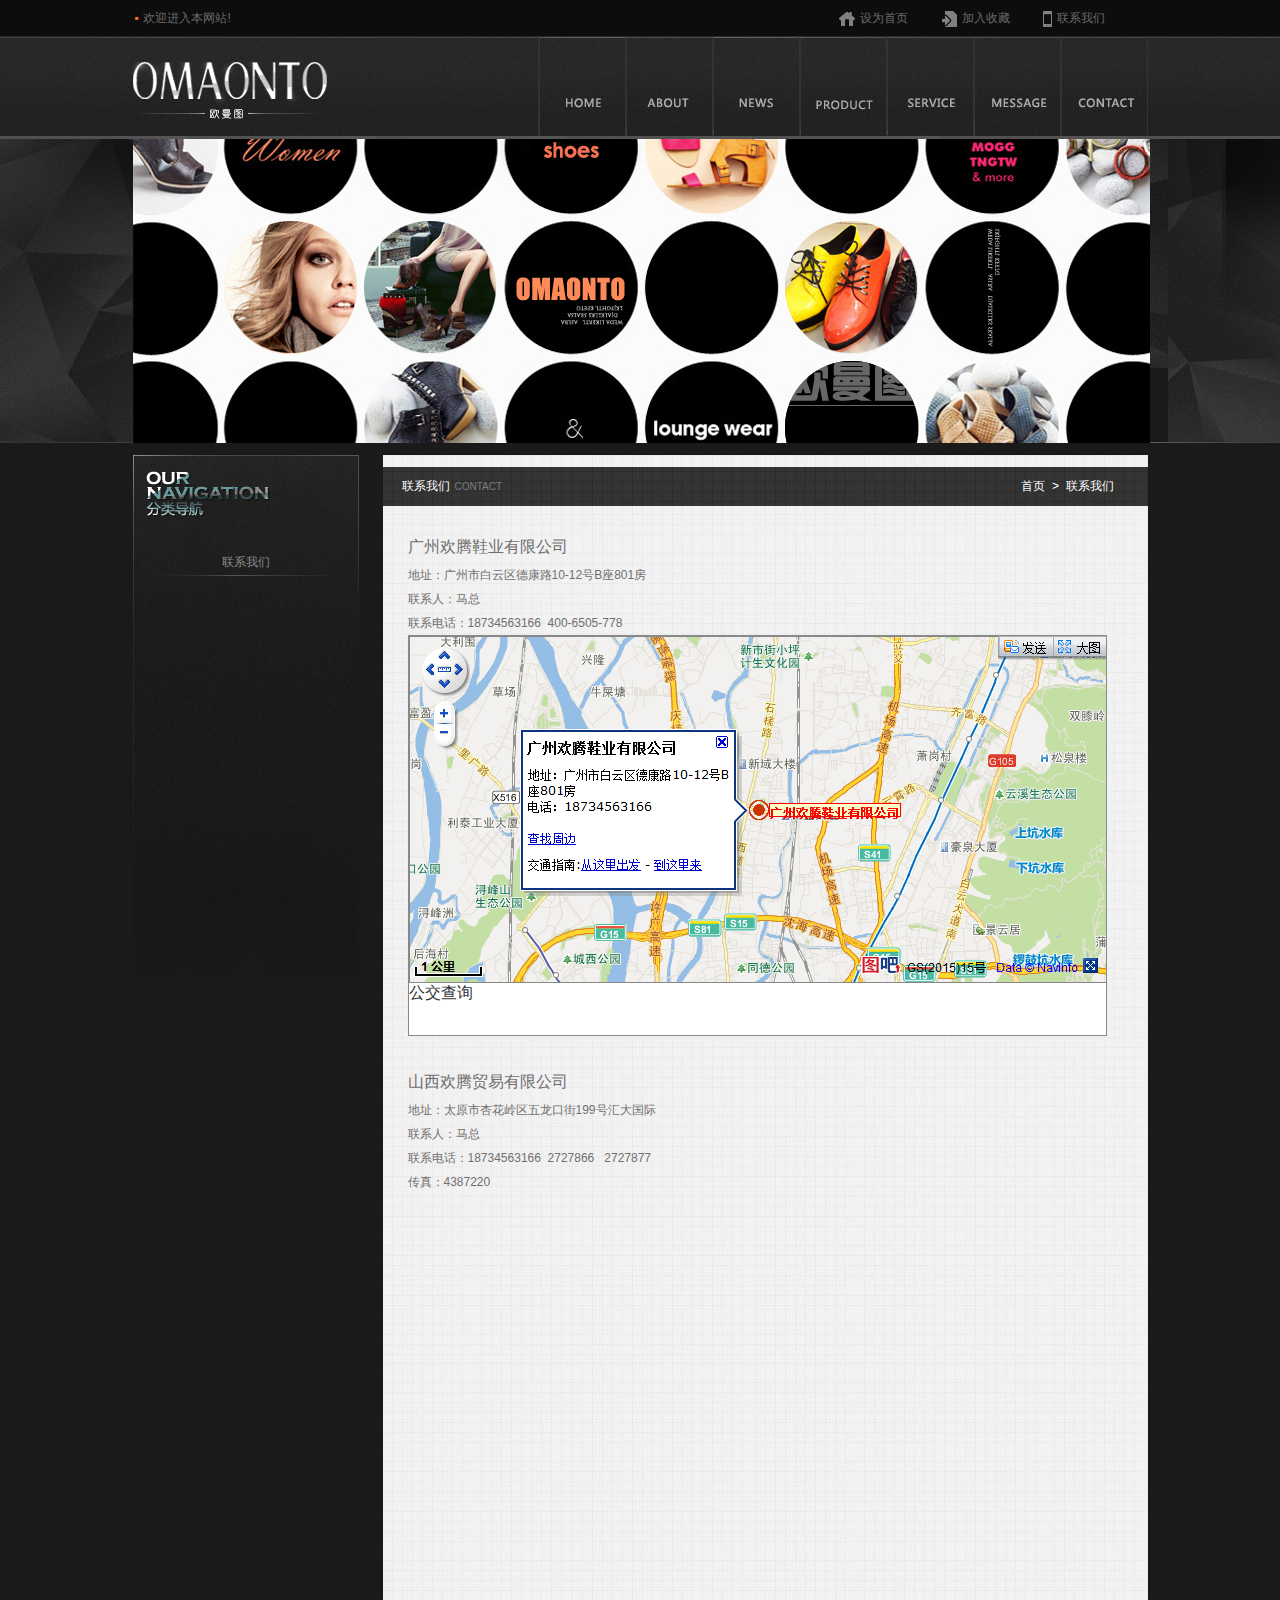
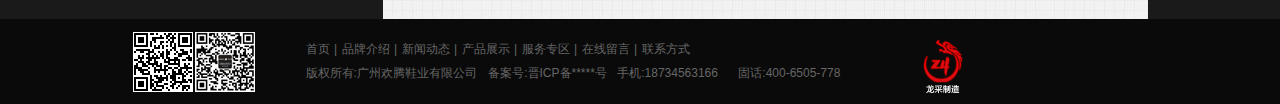
<file: gzhtweb/contact.html>
<!doctype html>
<html lang="en">
<head>
	<meta charset="UTF-8">
	<title>联系我们</title>
	<link rel="stylesheet" href="css/public.css">
	<link rel="stylesheet" href="css/contact.css">
</head>
<body>
	<!--顶部-->
	<div class="top-box">
		<div class="tmid-box">
			<a href="" class="tleft"><span>▪</span>欢迎进入本网站!</a>
			<a href="" class="tright">
				<span><img src="./image/home.png" alt="">设为首页</span>
				<span><img src="./image/sc.png" alt="">加入收藏</span>
				<span><img src="./image/phone.png" alt="">联系我们</span>
			</a>
		</div>
	</div>
	<!--logo-->
	<div class="logo">
		<div class="logo-mid">
			<div class="lleft"></div>
			<div class="lright">
				<a href="index.html"><div class="home zero" style="border-left:1px solid #333333"></div></a>
				<a href="about.html"><div class="home one"></div></a>
				<a href="news.html"><div class="home two"></div></a>
				<a href="product-one.html"><div class="home three"></div></a>
				<a href="service.html"><div class="home four"></div></a>
				<a href="message.html"><div class="home five"></div></a>
				<a href="#"><div class="home six"></div></a>
			</div>
		</div>
	</div>
	<!--banner-->
	<div class="banner-box">
		<div class="banner">
			<a href=""><img src="./image/ppbanner.jpg" alt=""></a>
		</div>
	</div>
	<!---->
	<div class="mid-box">
		<div class="leftbox">
			<div class="jieshao">
				<div class="ppjs">联系我们</div>
			</div>
		</div>
		<div class="rightbox">
			<div class="title">
				<a href="">联系我们<span>CONTACT</span></a>
				<a href="" class="sp">首页<span>></span>联系我们</a>
			</div>
			 <div class="News_list">
			  
			  	<p>
	             <span style="font-size:16px;line-height:2;">广州欢腾鞋业有限公司</span> 
                </p>
                 <p>
	             <span style="line-height:2;">地址：广州市白云区德康路10-12号B座801房</span> 
                 </p>
                 <p>
	              <span style="line-height:2;">联系人：马总</span> 
                 </p>
                 <p>
	              <span style="line-height:2;">联系电话：18734563166&nbsp; 400-6505-778</span> 
                 </p>
                 <div class="dt"></div>
                 <div class="dtz">
                 	<a href="">公交查询</a>
                 </div>
                 <p>
	             <span style="line-height:2;"><span style="font-size:16px;">山西欢腾贸易有限公司</span><br />
                地址：太原市杏花岭区五龙口街199号汇大国际<br />
                联系人：马总<br />
                联系电话：18734563166&nbsp; 2727866 &nbsp; 2727877</span> 
                 </p>
                 <p>
	              <span style="line-height:2;">传真：4387220<br />
                  </span> 
                 </p>
                 
             </div>

	</div>
</div>
	<!--版权-->
	<div class="bt-box">
		<div class="btmid">
			<div class="erwei">
				<img src="./image/eww1.jpg" alt="">
				<img src="./image/eww.jpg" alt="" style="margin-right:0">
			</div>
			<div class="wenzi">
				<div class="wz">
					<sapn>
						<a  href="index.html">首页</a>
						<a href="javascript:;">|</a>
						<a  href="about.html">品牌介绍</a>
						<a  href="javascript:;">|</a>
						<a  href="news.html">新闻动态</a>
						<a  href="javascript:;">|</a>
						<a  href="product-one.html">产品展示</a>
						<a  href="javascript:;">|</a>
						<a  href="service.html">服务专区</a>
						<a  href="javascript:;">|</a>
						<a  href="message.html">在线留言</a>
						<a  href="javascript:;">|</a>
						<a  href="#">联系方式</a>
					</sapn>
					<br><a href="javascript:;">
						<span style="margin-right:8px">版权所有:广州欢腾鞋业有限公司</span>
						<span style="margin-right:7px">备案号:晋ICP备*****号</span>
						<span style="margin-right:17px">手机:18734563166</span>
						<span>固话:400-6505-778</span>
					</a>
				</div>
			</div>
			<div class="tu">
				<img src="./image/logo2.png" alt="">
			</div>
		</div>
	</div>
</body>
</html>
</file>
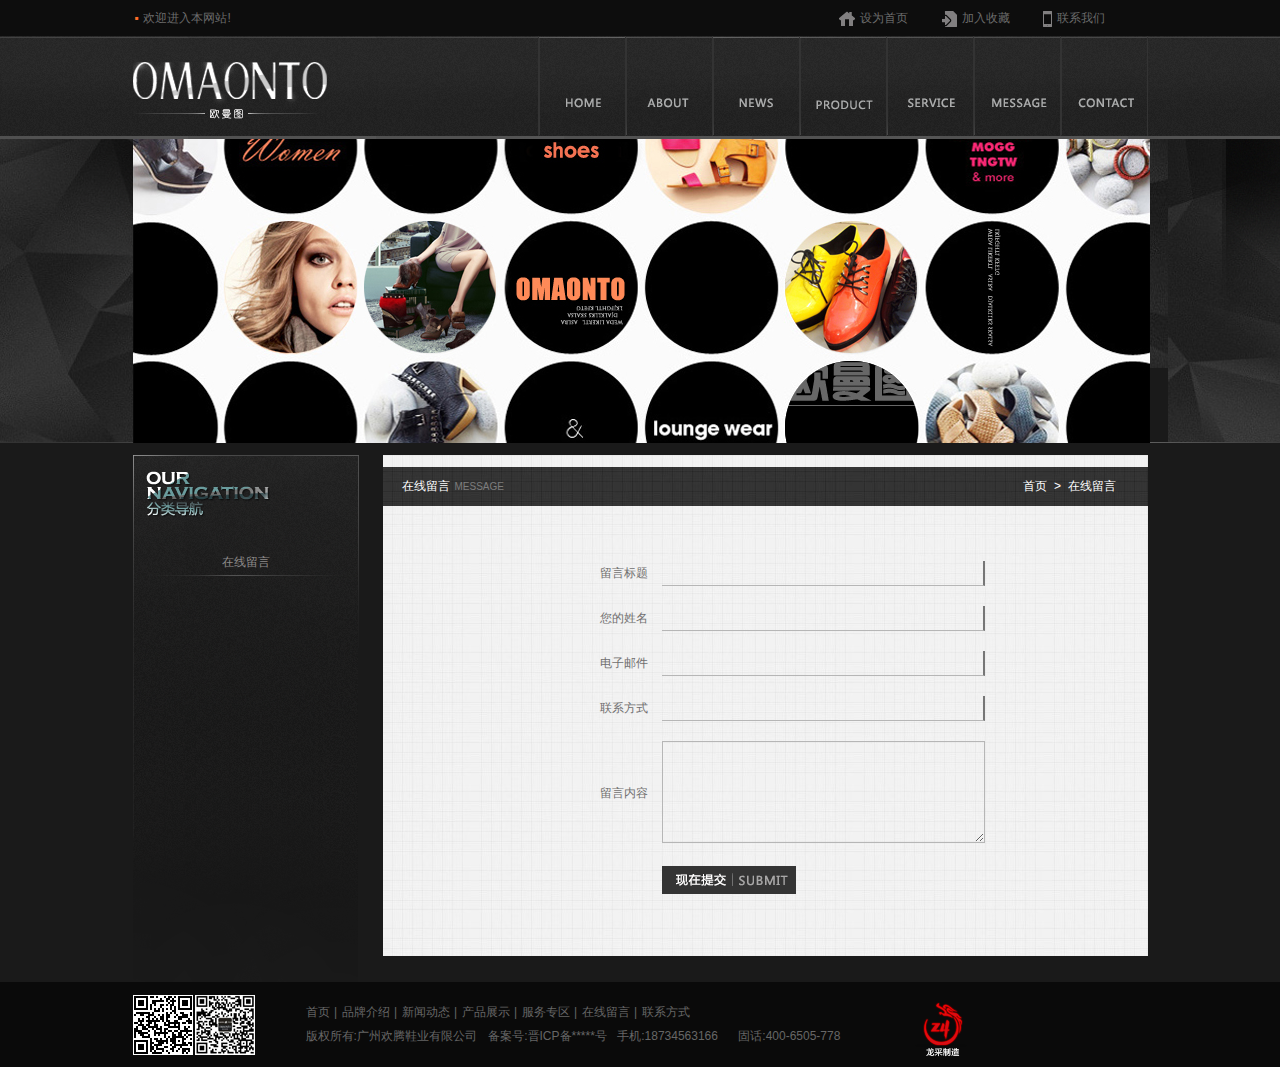
<file: gzhtweb/message.html>
<!doctype html>
<html lang="en">
<head>
	<meta charset="UTF-8">
	<title>在线留言</title>
	<link rel="stylesheet" href="css/public.css">
	<link rel="stylesheet" href="css/message.css">
</head>
<body>
	<!--顶部-->
	<div class="top-box">
		<div class="tmid-box">
			<a href="" class="tleft"><span>▪</span>欢迎进入本网站!</a>
			<a href="" class="tright">
				<span><img src="./image/home.png" alt="">设为首页</span>
				<span><img src="./image/sc.png" alt="">加入收藏</span>
				<span><img src="./image/phone.png" alt="">联系我们</span>
			</a>
		</div>
	</div>
	<!--logo-->
	<div class="logo">
		<div class="logo-mid">
			<div class="lleft"></div>
			<div class="lright">
				<a href="index.html"><div class="home zero" style="border-left:1px solid #333333"></div></a>
				<a href="about.html"><div class="home one"></div></a>
				<a href="news.html"><div class="home two"></div></a>
				<a href="product-one.html"><div class="home three"></div></a>
				<a href="service.html"><div class="home four"></div></a>
				<a href="#"><div class="home five"></div></a>
				<a href="contact.html"><div class="home six"></div></a>
			</div>
		</div>
	</div>
	<!--banner-->
	<div class="banner-box">
		<div class="banner">
			<a href=""><img src="./image/ppbanner.jpg" alt=""></a>
		</div>
	</div>
	<!---->
	<div class="mid-box">
		<div class="leftbox">
			<div class="jieshao">
				<div class="ppjs">在线留言</div>
			</div>
		</div>
		<div class="rightbox">
			<div class="title">
				<a href="">在线留言<span>MESSAGE</span></a>
				<a href="" class="sp">首页<span>></span>在线留言</a>
			</div>
			 <div class="News_list">
			  <div class="liuyan">
        	    <form method="post" action="">
        	       <table cellpadding="0" cellspacing="0">
            	<tr>
                	<td>留言标题</td>
                    <td><input type="text" name="fn_title"/></td>
                </tr>
                <tr>
                	<td>您的姓名</td>
                    <td><input type="text" name="fn_name" /></td>
                </tr>
                <tr>
                	<td>电子邮件</td>
                    <td><input type="text" name="fn_email" /></td>
                </tr>
                <tr>
                	<td>联系方式</td>
                    <td><input type="text" name="fn_tel" /></td>
                </tr>
                <tr>
                	<td>留言内容</td>
                    <td><textarea name="fn_content" cols="" rows=""></textarea></td>
                </tr>
                <tr>
                	<td></td>
                    <td><input type="submit" class="gb" value="" style="cursor:pointer;" /></td>
                </tr>
            </table>
            </form>
           </div>
        </div>

	</div>
</div>
	<!--版权-->
	<div class="bt-box">
		<div class="btmid">
			<div class="erwei">
				<img src="./image/eww1.jpg" alt="">
				<img src="./image/eww.jpg" alt="" style="margin-right:0">
			</div>
			<div class="wenzi">
				<div class="wz">
					<sapn>
						<a  href="index.html">首页</a>
						<a href="javascript:;">|</a>
						<a  href="about.html">品牌介绍</a>
						<a  href="javascript:;">|</a>
						<a  href="news.html">新闻动态</a>
						<a  href="javascript:;">|</a>
						<a  href="product-one.html">产品展示</a>
						<a  href="javascript:;">|</a>
						<a  href="service.html">服务专区</a>
						<a  href="javascript:;">|</a>
						<a  href="#">在线留言</a>
						<a  href="javascript:;">|</a>
						<a  href="contact.html">联系方式</a>
					</sapn>
					<br><a href="javascript:;">
						<span style="margin-right:8px">版权所有:广州欢腾鞋业有限公司</span>
						<span style="margin-right:7px">备案号:晋ICP备*****号</span>
						<span style="margin-right:17px">手机:18734563166</span>
						<span>固话:400-6505-778</span>
					</a>
				</div>
			</div>
			<div class="tu">
				<img src="./image/logo2.png" alt="">
			</div>
		</div>
	</div>
</body>
</html>
</file>
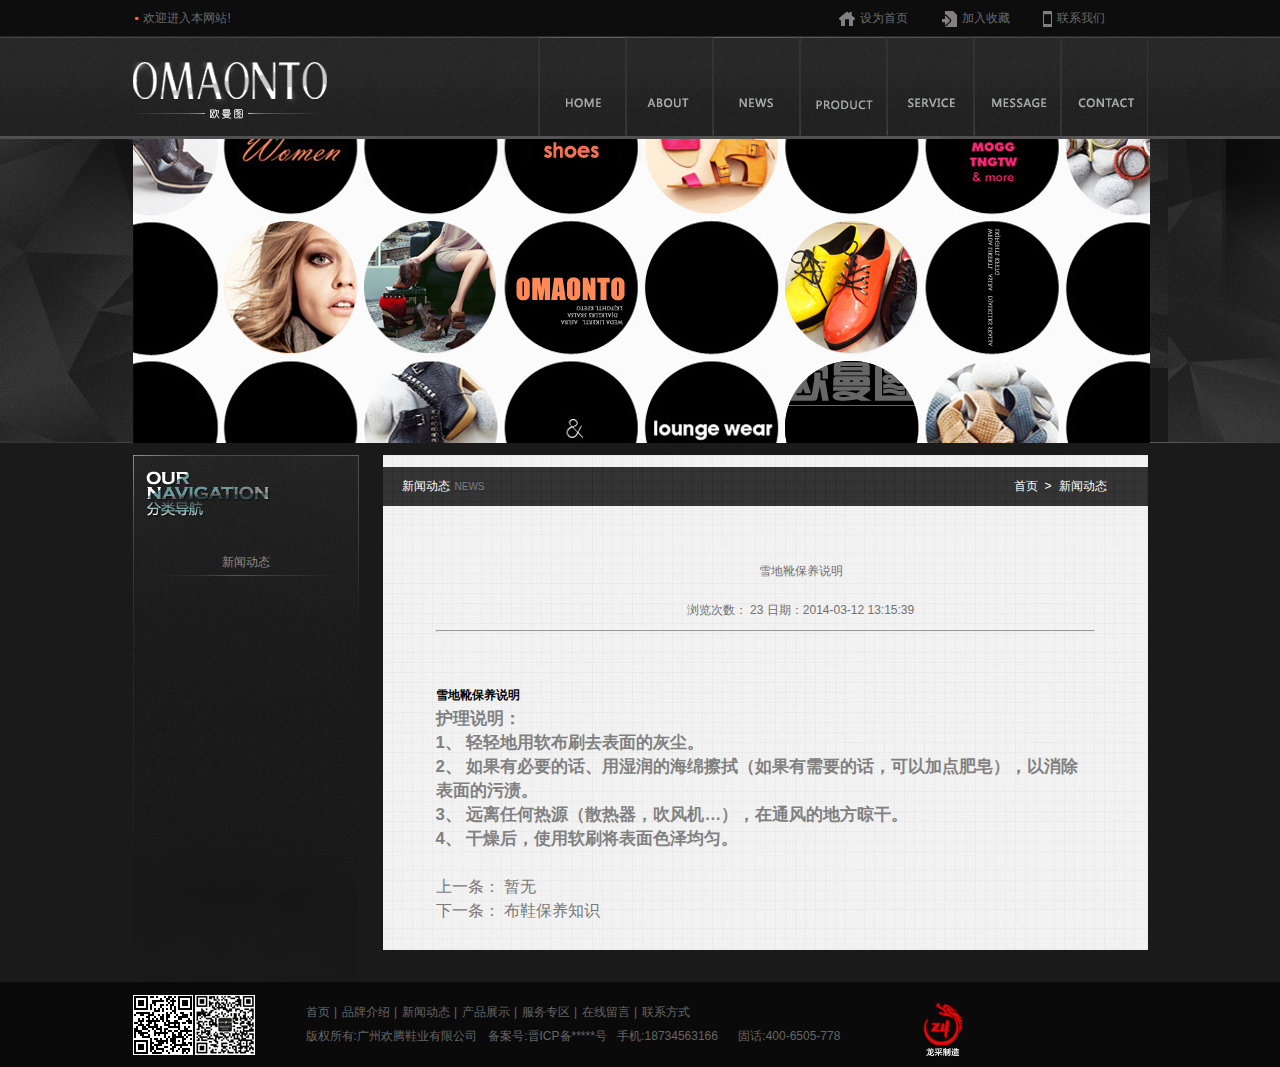
<file: gzhtweb/news-1.html>
<!doctype html>
<html lang="en">
<head>
	<meta charset="UTF-8">
	<title>新闻动态-1</title>
	<link rel="stylesheet" href="css/public.css">
	<link rel="stylesheet" href="css/news-1.css">
</head>
<body>
	<!--顶部-->
	<div class="top-box">
		<div class="tmid-box">
			<a href="" class="tleft"><span>▪</span>欢迎进入本网站!</a>
			<a href="" class="tright">
				<span><img src="./image/home.png" alt="">设为首页</span>
				<span><img src="./image/sc.png" alt="">加入收藏</span>
				<span><img src="./image/phone.png" alt="">联系我们</span>
			</a>
		</div>
	</div>
	<!--logo-->
	<div class="logo">
		<div class="logo-mid">
			<div class="lleft"></div>
			<div class="lright">
				<a href="index.html"><div class="home zero" style="border-left:1px solid #333333"></div></a>
				<a href="about.html"><div class="home one"></div></a>
				<a href="news.html"><div class="home two"></div></a>
				<a href="product-one.html"><div class="home three"></div></a>
				<a href="service.html"><div class="home four"></div></a>
				<a href="message.html"><div class="home five"></div></a>
				<a href="contact.html"><div class="home six"></div></a>
			</div>
		</div>
	</div>
	<!--banner-->
	<div class="banner-box">
		<div class="banner">
			<a href=""><img src="./image/ppbanner.jpg" alt=""></a>
		</div>
	</div>
	<!---->
	<div class="mid-box">
		<div class="leftbox">
			<div class="jieshao">
				<div class="ppjs">新闻动态</div>
			</div>
		</div>
		<div class="rightbox">
			<div class="title">
				<a href="">新闻动态<span>NEWS</span></a>
				<a href="" class="sp">首页<span>></span>新闻动态</a>
			</div>
		<div class="News_list">
        <div class="danye_show">
			<div class="guan">雪地靴保养说明</div>
            <div class="data">浏览次数： 23 日期：2014-03-12 13:15:39</div>
            <hr style="display:block;margin-bottom:50px">
            <div class="h3" style="font-size:14px">
		<p>
			<strong style="font-size:12px">雪地靴保养说明</strong>
		</p>
		<p>
			<strong>
				<span style="font-size:larger;">
				 <span style="color:#808080;">护理说明：<br />
		         </span>
		       </span>
		   </strong>
		</p>
        <div>
	       <strong>
	       	 <span style="font-size:larger;">
	       	 	<span style="color:#808080;">1、&nbsp;轻轻地用软布刷去表面的灰尘。<br />
                </span>
             </span>
           </strong>
        </div>
        <div>
	       <strong>
	       	<span style="font-size:larger;">
	       		<span style="color:#808080;">2、&nbsp;如果有必要的话、用湿润的海绵擦拭（如果有需要的话，可以加点肥皂），以消除表面的污渍。<br />
                </span>
            </span>
           </strong>
        </div>
        <div>
	       <strong>
	       	<span style="font-size:larger;">
	       		<span style="color:#808080;">3、&nbsp;远离任何热源（散热器，吹风机…），在通风的地方晾干。<br />
                 </span>
            </span>
           </strong>
        </div>
        <div>
	       <strong><span style="font-size:larger;"><span style="color:#808080;">4、&nbsp;干燥后，使用软刷将表面色泽均匀。</span></span></strong>
        </div>
        <p>
	      &nbsp;
         </p>
        </div>
            <div class="h4">
            	<a href="javascript:void(0)" style="color:#797979;">上一条：
									暂无
				<br>
                <a href="javascript:void(0)" style="color:#797979;fontsize:13px">下一条：
					<a href="news-2.html" style="color:#797979;fontsize:13px">布鞋保养知识</a>	
			</div>
          </div>

      </div>

	</div>
</div>
	<!--版权-->
	<div class="bt-box">
		<div class="btmid">
			<div class="erwei">
				<img src="./image/eww1.jpg" alt="">
				<img src="./image/eww.jpg" alt="" style="margin-right:0">
			</div>
			<div class="wenzi">
				<div class="wz">
					<sapn>
						<a  href="index.html">首页</a>
						<a>|</a>
						<a  href="about.html">品牌介绍</a>
						<a  href="javascript:;">|</a>
						<a  href="#">新闻动态</a>
						<a  href="javascript:;">|</a>
						<a  href="product-one.html">产品展示</a>
						<a  href="javascript:;">|</a>
						<a  href="service.html">服务专区</a>
						<a  href="javascript:;">|</a>
						<a  href="message.html">在线留言</a>
						<a  href="javascript:;">|</a>
						<a  href="contact.html">联系方式</a>
					</sapn>
					<br><a href="">
						<span style="margin-right:8px">版权所有:广州欢腾鞋业有限公司</span>
						<span style="margin-right:7px">备案号:晋ICP备*****号</span>
						<span style="margin-right:17px">手机:18734563166</span>
						<span>固话:400-6505-778</span>
					</a>
				</div>
			</div>
			<div class="tu">
				<img src="./image/logo2.png" alt="">
			</div>
		</div>
	</div>
</body>
</html>
</file>
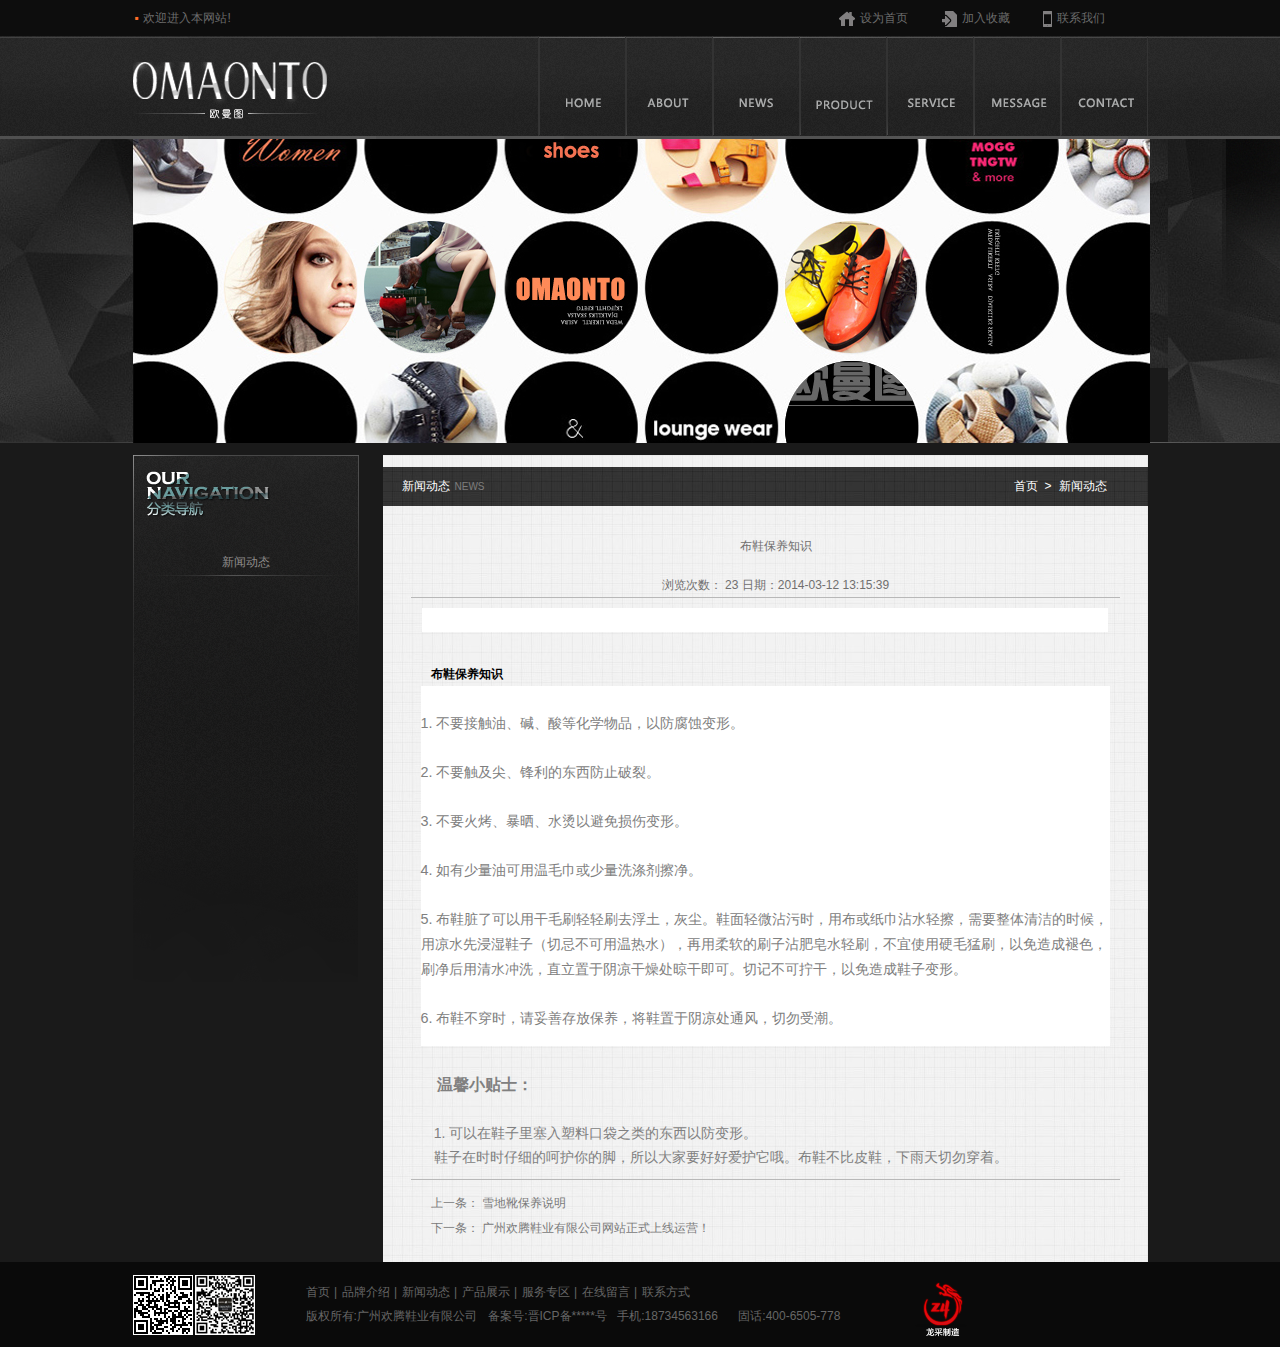
<file: gzhtweb/news-2.html>
<!doctype html>
<html lang="en">
<head>
	<meta charset="UTF-8">
	<title>新闻动态-2</title>
	<link rel="stylesheet" href="css/public.css">
	<link rel="stylesheet" href="css/news-2.css">
</head>
<body>
	<!--顶部-->
	<div class="top-box">
		<div class="tmid-box">
			<a href="" class="tleft"><span>▪</span>欢迎进入本网站!</a>
			<a href="" class="tright">
				<span><img src="./image/home.png" alt="">设为首页</span>
				<span><img src="./image/sc.png" alt="">加入收藏</span>
				<span><img src="./image/phone.png" alt="">联系我们</span>
			</a>
		</div>
	</div>
	<!--logo-->
	<div class="logo">
		<div class="logo-mid">
			<div class="lleft"></div>
			<div class="lright">
				<a href="index.html"><div class="home zero" style="border-left:1px solid #333333"></div></a>
				<a href="about.html"><div class="home one"></div></a>
				<a href="news.html"><div class="home two"></div></a>
				<a href="product-one.html"><div class="home three"></div></a>
				<a href="service.html"><div class="home four"></div></a>
				<a href="message.html"><div class="home five"></div></a>
				<a href="contact.html"><div class="home six"></div></a>
			</div>
		</div>
	</div>
	<!--banner-->
	<div class="banner-box">
		<div class="banner">
			<a href=""><img src="./image/ppbanner.jpg" alt=""></a>
		</div>
	</div>
	<!---->
	<div class="mid-box">
		<div class="leftbox">
			<div class="jieshao">
				<div class="ppjs">新闻动态</div>
			</div>
		</div>
		<div class="rightbox">
			<div class="title">
				<a href="">新闻动态<span>NEWS</span></a>
				<a href="" class="spp">首页<span>></span>新闻动态</a>
			</div>
		<div class="News_list">
        <div class="danye_show">
			<div class="guan"> 布鞋保养知识</div>
            <div class="data">浏览次数： 23 日期：2014-03-12 13:15:39</div>
            <div class="sp"></div>
            <div class="bk"></div>
            <h3 style="font-size:12px">&nbsp;&nbsp;&nbsp;&nbsp;&nbsp;&nbsp;布鞋保养知识</h3>
            <div class="bkk">
            	<p style="text-align:left;background-color:#ffffff;text-indent:0px;color:#414141;">
	               <span style="font-size:larger;">
	               	<span style="color:#808080;">
	               	</span>
	               </span>
	               &nbsp;
                 </p>
				<p style="text-align:left;background-color:#ffffff;text-indent:0px;color:#414141;">
					<span style="font-size:larger;"><span style="color:#808080;">1. 不要接触油、碱、酸等化学物品，以防腐蚀变形。</span></span>
				</p>
				<p style="text-align:left;background-color:#ffffff;text-indent:0px;color:#414141;">
					&nbsp;
				</p>
				<p style="text-align:left;background-color:#ffffff;text-indent:0px;color:#414141;">
					<span style="font-size:larger;"><span style="color:#808080;">2. 不要触及尖、锋利的东西防止破裂。</span></span>
				</p>
				<p style="text-align:left;background-color:#ffffff;text-indent:0px;color:#414141;">
					&nbsp;
				</p>
				<p style="text-align:left;background-color:#ffffff;text-indent:0px;color:#414141;">
					<span style="font-size:larger;"><span style="color:#808080;">3. 不要火烤、暴晒、水烫以避免损伤变形。</span></span>
				</p>
				<p style="text-align:left;background-color:#ffffff;text-indent:0px;color:#414141;">
					&nbsp;
				</p>
				<p style="text-align:left;background-color:#ffffff;text-indent:0px;color:#414141;">
					<span style="font-size:larger;"><span style="color:#808080;">4. 如有少量油可用温毛巾或少量洗涤剂擦净。</span></span>
				</p>
				<p style="text-align:left;background-color:#ffffff;text-indent:0px;color:#414141;">
					&nbsp;
				</p>
				<p style="text-align:left;background-color:#ffffff;text-indent:0px;color:#414141;">
					<span style="font-size:larger;"><span style="color:#808080;">5. 布鞋脏了可以用干毛刷轻轻刷去浮土，灰尘。鞋面轻微沾污时，用布或纸巾沾水轻擦，需要整体清洁的时候，用凉水先浸湿鞋子（切忌不可用温热水），再用柔软的刷子沾肥皂水轻刷，不宜使用硬毛猛刷，以免造成褪色，刷净后用清水冲洗，直立置于阴凉干燥处晾干即可。切记不可拧干，以免造成鞋子变形。</span></span>
				</p>
				<p style="text-align:left;background-color:#ffffff;text-indent:0px;color:#414141;">
					&nbsp;
				</p>
				<p style="text-align:left;background-color:#ffffff;text-indent:0px;color:#414141;">
					<span style="font-size:larger;"><span style="color:#808080;">6. 布鞋不穿时，请妥善存放保养，将鞋置于阴凉处通风，切勿受潮。</span></span>
				</p>
				<p>
					&nbsp;
				</p>
     </div>

     <span style="font-size:medium;"><strong><span style="color:#808080;">&nbsp;&nbsp;&nbsp;&nbsp;&nbsp;&nbsp;温馨小贴士：</span></strong></span>
</p>
<p>
	&nbsp;
</p>
<p>
	<span style="font-size:14px;"><span style="color:#808080;">&nbsp;&nbsp;&nbsp;&nbsp;&nbsp;&nbsp;1. 可以在鞋子里塞入塑料口袋之类的东西以防变形。</span></span>
</p>
<p>
	<span style="font-size:14px;"><span style="color:#808080;display:block;margin-bottom:10px">&nbsp;&nbsp;&nbsp;&nbsp;&nbsp;&nbsp;鞋子在时时仔细的呵护你的脚，所以大家要好好爱护它哦。布鞋不比皮鞋，下雨天切勿穿着。</span></span>
</p>
         <div class="sp" style="margin-bottom:10px"></div>
     <div class="h4">
            	<a href="javascript:void(0)" style="color:#797979;font-size:12px">&nbsp;&nbsp;&nbsp;&nbsp;&nbsp;&nbsp;上一条：
				<a href="news-1.html" style="color:#797979;font-size:12px"> 雪地靴保养说明</a>
				<br>
                <a href="javascript:void(0)" style="color:#797979;font-size:12px">&nbsp;&nbsp;&nbsp;&nbsp;&nbsp;&nbsp;下一条：
					<a href="news-3.html" style="color:#797979;font-size:12px"> 广州欢腾鞋业有限公司网站正式上线运营！</a>	
	  </div>
          </div>

      </div>

	</div>
</div>
	<!--版权-->
	<div class="bt-box">
		<div class="btmid">
			<div class="erwei">
				<img src="./image/eww1.jpg" alt="">
				<img src="./image/eww.jpg" alt="" style="margin-right:0">
			</div>
			<div class="wenzi">
				<div class="wz">
					<sapn>
						<a  href="index.html">首页</a>
						<a>|</a>
						<a  href="about.html">品牌介绍</a>
						<a  href="javascript:;">|</a>
						<a  href="#">新闻动态</a>
						<a  href="javascript:;">|</a>
						<a  href="product-one.html">产品展示</a>
						<a  href="javascript:;">|</a>
						<a  href="service.html">服务专区</a>
						<a  href="javascript:;">|</a>
						<a  href="message.html">在线留言</a>
						<a  href="javascript:;">|</a>
						<a  href="contact.html">联系方式</a>
					</sapn>
					<br><a href="">
						<span style="margin-right:8px">版权所有:广州欢腾鞋业有限公司</span>
						<span style="margin-right:7px">备案号:晋ICP备*****号</span>
						<span style="margin-right:17px">手机:18734563166</span>
						<span>固话:400-6505-778</span>
					</a>
				</div>
			</div>
			<div class="tu">
				<img src="./image/logo2.png" alt="">
			</div>
		</div>
	</div>
</body>
</html>
</file>
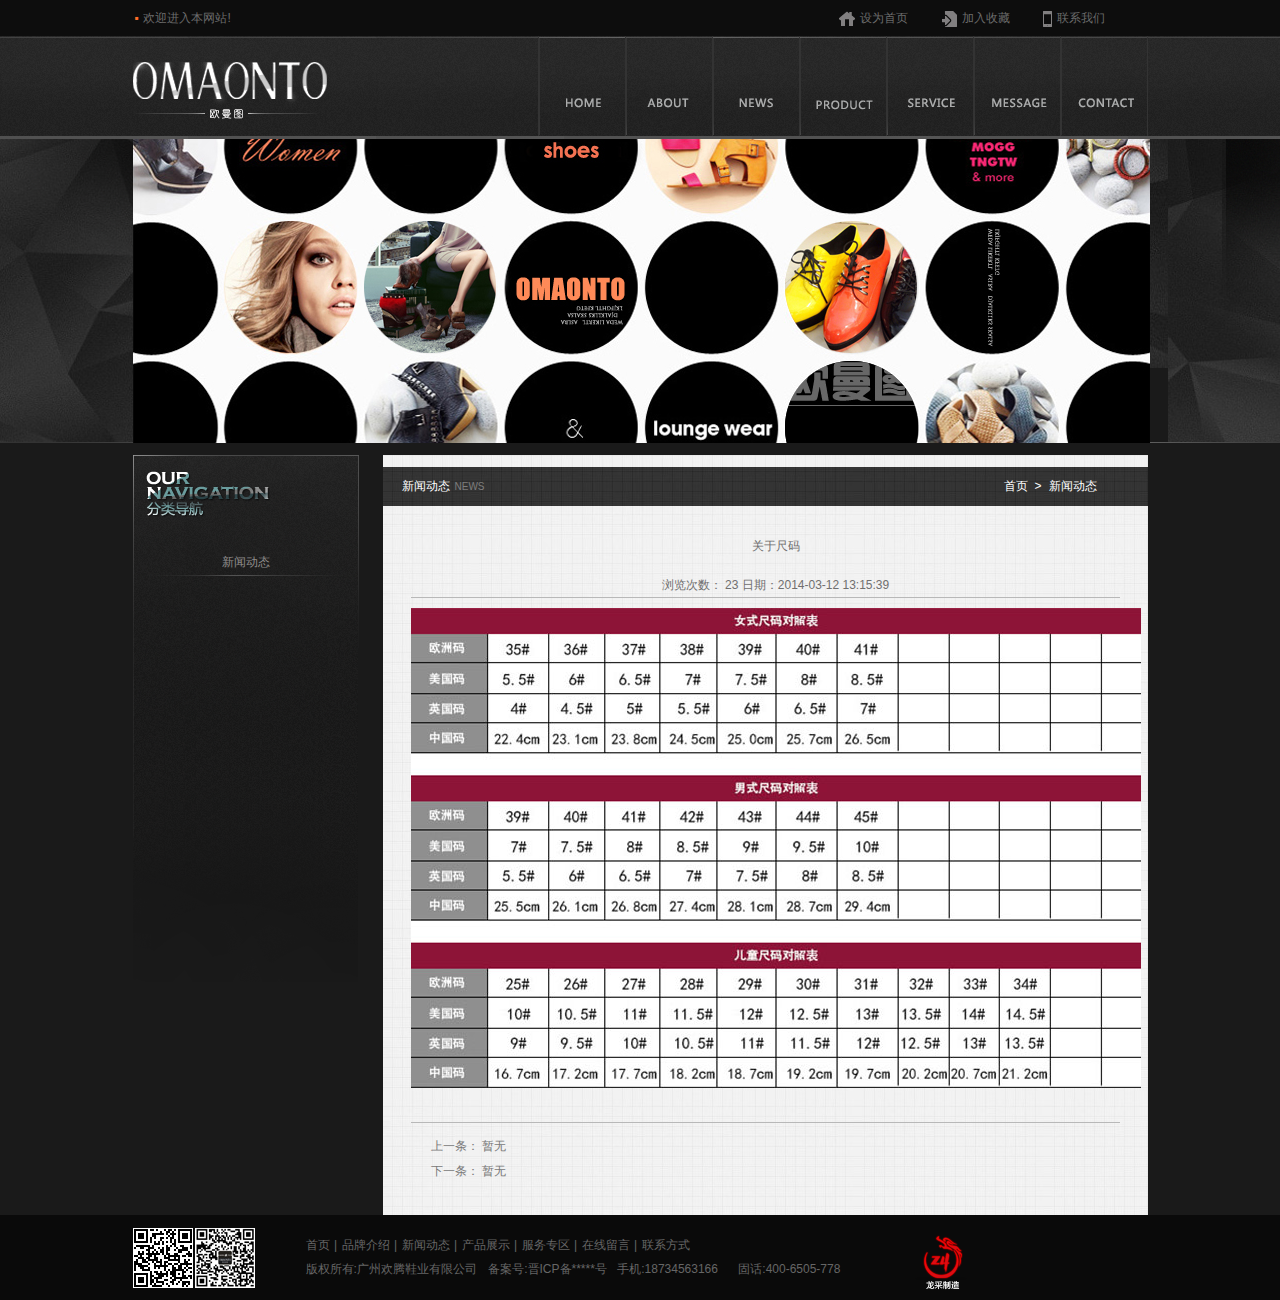
<file: gzhtweb/news-3.html>
<!doctype html>
<html lang="en">
<head>
	<meta charset="UTF-8">
	<title>新闻动态-3</title>
	<link rel="stylesheet" href="css/public.css">
	<link rel="stylesheet" href="css/news-3.css">
</head>
<body>
	<!--顶部-->
	<div class="top-box">
		<div class="tmid-box">
			<a href="" class="tleft"><span>▪</span>欢迎进入本网站!</a>
			<a href="" class="tright">
				<span><img src="./image/home.png" alt="">设为首页</span>
				<span><img src="./image/sc.png" alt="">加入收藏</span>
				<span><img src="./image/phone.png" alt="">联系我们</span>
			</a>
		</div>
	</div>
	<!--logo-->
	<div class="logo">
		<div class="logo-mid">
			<div class="lleft"></div>
			<div class="lright">
				<a href="index.html"><div class="home zero" style="border-left:1px solid #333333"></div></a>
				<a href="about.html"><div class="home one"></div></a>
				<a href="news.html"><div class="home two"></div></a>
				<a href="product-one.html"><div class="home three"></div></a>
				<a href="service.html"><div class="home four"></div></a>
				<a href="message.html"><div class="home five"></div></a>
				<a href="contact.html"><div class="home six"></div></a>
			</div>
		</div>
	</div>
	<!--banner-->
	<div class="banner-box">
		<div class="banner">
			<a href=""><img src="./image/ppbanner.jpg" alt=""></a>
		</div>
	</div>
	<!---->
	<div class="mid-box">
		<div class="leftbox">
			<div class="jieshao">
				<div class="ppjs">新闻动态</div>
			</div>
		</div>
		<div class="rightbox">
			<div class="title">
				<a href="">新闻动态<span>NEWS</span></a>
				<a href="" class="spp">首页<span>></span>新闻动态</a>
			</div>
		<div class="News_list">
        <div class="danye_show">
			<div class="guan">关于尺码</div>
            <div class="data">浏览次数： 23 日期：2014-03-12 13:15:39</div>
            <div class="sp" style="margin-bottom:10px"></div>
            <div class="cm"><img src="./image/cm.jpg" alt=""></div>
         <div class="sp" style="margin-top:34px;margin-bottom:10px"></div>
     <div class="h4">
            	<a href="javascript:;" style="color:#797979;font-size:12px">&nbsp;&nbsp;&nbsp;&nbsp;&nbsp;&nbsp;上一条：
				<a href="javascript:;" style="color:#797979;font-size:12px">暂无</a>
				<br>
                <a href="javascript:;" style="color:#797979;font-size:12px">&nbsp;&nbsp;&nbsp;&nbsp;&nbsp;&nbsp;下一条：
					<a href="javascript:;" style="color:#797979;font-size:12px">暂无</a>	
	  </div>
          </div>

      </div>

	</div>
</div>
	<!--版权-->
	<div class="bt-box">
		<div class="btmid">
			<div class="erwei">
				<img src="./image/eww1.jpg" alt="">
				<img src="./image/eww.jpg" alt="" style="margin-right:0">
			</div>
			<div class="wenzi">
				<div class="wz">
					<sapn>
						<a  href="index.html">首页</a>
						<a>|</a>
						<a  href="about.html">品牌介绍</a>
						<a  href="javascript:;">|</a>
						<a  href="#">新闻动态</a>
						<a  href="javascript:;">|</a>
						<a  href="product-one.html">产品展示</a>
						<a  href="javascript:;">|</a>
						<a  href="service.html">服务专区</a>
						<a  href="javascript:;">|</a>
						<a  href="message.html">在线留言</a>
						<a  href="javascript:;">|</a>
						<a  href="contact.html">联系方式</a>
					</sapn>
					<br><a href="">
						<span style="margin-right:8px">版权所有:广州欢腾鞋业有限公司</span>
						<span style="margin-right:7px">备案号:晋ICP备*****号</span>
						<span style="margin-right:17px">手机:18734563166</span>
						<span>固话:400-6505-778</span>
					</a>
				</div>
			</div>
			<div class="tu">
				<img src="./image/logo2.png" alt="">
			</div>
		</div>
	</div>
</body>
</html>
</file>
<file: assets/css/simple-line-icons.css>
@font-face {
	font-family: 'Simple-Line-Icons';
	src:url('../fonts/Simple-Line-Icons.eot');
	src:url('../fonts/Simple-Line-Icons.eot?#iefix') format('embedded-opentype'),
		url('../fonts/Simple-Line-Icons.woff') format('woff'),
		url('../fonts/Simple-Line-Icons.ttf') format('truetype'),
		url('../fonts/Simple-Line-Icons.svg#Simple-Line-Icons') format('svg');
	font-weight: normal;
	font-style: normal;
}

/* Use the following CSS code if you want to use data attributes for inserting your icons */
[data-icon]:before {
	font-family: 'Simple-Line-Icons';
	content: attr(data-icon);
	speak: none;
	font-weight: normal;
	font-variant: normal;
	text-transform: none;
	line-height: 1;
	-webkit-font-smoothing: antialiased;
	-moz-osx-font-smoothing: grayscale;
}

/* Use the following CSS code if you want to have a class per icon */
/*
Instead of a list of all class selectors,
you can use the generic selector below, but it's slower:
[class*="icon-"] {
*/
.icon-user-female, .icon-user-follow, .icon-user-following, .icon-user-unfollow, .icon-trophy, .icon-screen-smartphone, .icon-screen-desktop, .icon-plane, .icon-notebook, .icon-moustache, .icon-mouse, .icon-magnet, .icon-energy, .icon-emoticon-smile, .icon-disc, .icon-cursor-move, .icon-crop, .icon-credit-card, .icon-chemistry, .icon-user, .icon-speedometer, .icon-social-youtube, .icon-social-twitter, .icon-social-tumblr, .icon-social-facebook, .icon-social-dropbox, .icon-social-dribbble, .icon-shield, .icon-screen-tablet, .icon-magic-wand, .icon-hourglass, .icon-graduation, .icon-ghost, .icon-game-controller, .icon-fire, .icon-eyeglasses, .icon-envelope-open, .icon-envelope-letter, .icon-bell, .icon-badge, .icon-anchor, .icon-wallet, .icon-vector, .icon-speech, .icon-puzzle, .icon-printer, .icon-present, .icon-playlist, .icon-pin, .icon-picture, .icon-map, .icon-layers, .icon-handbag, .icon-globe-alt, .icon-globe, .icon-frame, .icon-folder-alt, .icon-film, .icon-feed, .icon-earphones-alt, .icon-earphones, .icon-drop, .icon-drawer, .icon-docs, .icon-directions, .icon-direction, .icon-diamond, .icon-cup, .icon-compass, .icon-call-out, .icon-call-in, .icon-call-end, .icon-calculator, .icon-bubbles, .icon-briefcase, .icon-book-open, .icon-basket-loaded, .icon-basket, .icon-bag, .icon-action-undo, .icon-action-redo, .icon-wrench, .icon-umbrella, .icon-trash, .icon-tag, .icon-support, .icon-size-fullscreen, .icon-size-actual, .icon-shuffle, .icon-share-alt, .icon-share, .icon-rocket, .icon-question, .icon-pie-chart, .icon-pencil, .icon-note, .icon-music-tone-alt, .icon-music-tone, .icon-microphone, .icon-loop, .icon-logout, .icon-login, .icon-list, .icon-like, .icon-home, .icon-grid, .icon-graph, .icon-equalizer, .icon-dislike, .icon-cursor, .icon-control-start, .icon-control-rewind, .icon-control-play, .icon-control-pause, .icon-control-forward, .icon-control-end, .icon-calendar, .icon-bulb, .icon-bar-chart, .icon-arrow-up, .icon-arrow-right, .icon-arrow-left, .icon-arrow-down, .icon-ban, .icon-bubble, .icon-camcorder, .icon-camera, .icon-check, .icon-clock, .icon-close, .icon-cloud-download, .icon-cloud-upload, .icon-doc, .icon-envelope, .icon-eye, .icon-flag, .icon-folder, .icon-heart, .icon-info, .icon-key, .icon-link, .icon-lock, .icon-lock-open, .icon-magnifier, .icon-magnifier-add, .icon-magnifier-remove, .icon-paper-clip, .icon-paper-plane, .icon-plus, .icon-pointer, .icon-power, .icon-refresh, .icon-reload, .icon-settings, .icon-star, .icon-symbol-female, .icon-symbol-male, .icon-target, .icon-volume-1, .icon-volume-2, .icon-volume-off, .icon-users {
	font-family: 'Simple-Line-Icons';
	speak: none;
	font-style: normal;
	font-weight: normal;
	font-variant: normal;
	text-transform: none;
	line-height: 1;
	-webkit-font-smoothing: antialiased;
}
.icon-user-female:before {
	content: "\e000";
}
.icon-user-follow:before {
	content: "\e002";
}
.icon-user-following:before {
	content: "\e003";
}
.icon-user-unfollow:before {
	content: "\e004";
}
.icon-trophy:before {
	content: "\e006";
}
.icon-screen-smartphone:before {
	content: "\e010";
}
.icon-screen-desktop:before {
	content: "\e011";
}
.icon-plane:before {
	content: "\e012";
}
.icon-notebook:before {
	content: "\e013";
}
.icon-moustache:before {
	content: "\e014";
}
.icon-mouse:before {
	content: "\e015";
}
.icon-magnet:before {
	content: "\e016";
}
.icon-energy:before {
	content: "\e020";
}
.icon-emoticon-smile:before {
	content: "\e021";
}
.icon-disc:before {
	content: "\e022";
}
.icon-cursor-move:before {
	content: "\e023";
}
.icon-crop:before {
	content: "\e024";
}
.icon-credit-card:before {
	content: "\e025";
}
.icon-chemistry:before {
	content: "\e026";
}
.icon-user:before {
	content: "\e005";
}
.icon-speedometer:before {
	content: "\e007";
}
.icon-social-youtube:before {
	content: "\e008";
}
.icon-social-twitter:before {
	content: "\e009";
}
.icon-social-tumblr:before {
	content: "\e00a";
}
.icon-social-facebook:before {
	content: "\e00b";
}
.icon-social-dropbox:before {
	content: "\e00c";
}
.icon-social-dribbble:before {
	content: "\e00d";
}
.icon-shield:before {
	content: "\e00e";
}
.icon-screen-tablet:before {
	content: "\e00f";
}
.icon-magic-wand:before {
	content: "\e017";
}
.icon-hourglass:before {
	content: "\e018";
}
.icon-graduation:before {
	content: "\e019";
}
.icon-ghost:before {
	content: "\e01a";
}
.icon-game-controller:before {
	content: "\e01b";
}
.icon-fire:before {
	content: "\e01c";
}
.icon-eyeglasses:before {
	content: "\e01d";
}
.icon-envelope-open:before {
	content: "\e01e";
}
.icon-envelope-letter:before {
	content: "\e01f";
}
.icon-bell:before {
	content: "\e027";
}
.icon-badge:before {
	content: "\e028";
}
.icon-anchor:before {
	content: "\e029";
}
.icon-wallet:before {
	content: "\e02a";
}
.icon-vector:before {
	content: "\e02b";
}
.icon-speech:before {
	content: "\e02c";
}
.icon-puzzle:before {
	content: "\e02d";
}
.icon-printer:before {
	content: "\e02e";
}
.icon-present:before {
	content: "\e02f";
}
.icon-playlist:before {
	content: "\e030";
}
.icon-pin:before {
	content: "\e031";
}
.icon-picture:before {
	content: "\e032";
}
.icon-map:before {
	content: "\e033";
}
.icon-layers:before {
	content: "\e034";
}
.icon-handbag:before {
	content: "\e035";
}
.icon-globe-alt:before {
	content: "\e036";
}
.icon-globe:before {
	content: "\e037";
}
.icon-frame:before {
	content: "\e038";
}
.icon-folder-alt:before {
	content: "\e039";
}
.icon-film:before {
	content: "\e03a";
}
.icon-feed:before {
	content: "\e03b";
}
.icon-earphones-alt:before {
	content: "\e03c";
}
.icon-earphones:before {
	content: "\e03d";
}
.icon-drop:before {
	content: "\e03e";
}
.icon-drawer:before {
	content: "\e03f";
}
.icon-docs:before {
	content: "\e040";
}
.icon-directions:before {
	content: "\e041";
}
.icon-direction:before {
	content: "\e042";
}
.icon-diamond:before {
	content: "\e043";
}
.icon-cup:before {
	content: "\e044";
}
.icon-compass:before {
	content: "\e045";
}
.icon-call-out:before {
	content: "\e046";
}
.icon-call-in:before {
	content: "\e047";
}
.icon-call-end:before {
	content: "\e048";
}
.icon-calculator:before {
	content: "\e049";
}
.icon-bubbles:before {
	content: "\e04a";
}
.icon-briefcase:before {
	content: "\e04b";
}
.icon-book-open:before {
	content: "\e04c";
}
.icon-basket-loaded:before {
	content: "\e04d";
}
.icon-basket:before {
	content: "\e04e";
}
.icon-bag:before {
	content: "\e04f";
}
.icon-action-undo:before {
	content: "\e050";
}
.icon-action-redo:before {
	content: "\e051";
}
.icon-wrench:before {
	content: "\e052";
}
.icon-umbrella:before {
	content: "\e053";
}
.icon-trash:before {
	content: "\e054";
}
.icon-tag:before {
	content: "\e055";
}
.icon-support:before {
	content: "\e056";
}
.icon-size-fullscreen:before {
	content: "\e057";
}
.icon-size-actual:before {
	content: "\e058";
}
.icon-shuffle:before {
	content: "\e059";
}
.icon-share-alt:before {
	content: "\e05a";
}
.icon-share:before {
	content: "\e05b";
}
.icon-rocket:before {
	content: "\e05c";
}
.icon-question:before {
	content: "\e05d";
}
.icon-pie-chart:before {
	content: "\e05e";
}
.icon-pencil:before {
	content: "\e05f";
}
.icon-note:before {
	content: "\e060";
}
.icon-music-tone-alt:before {
	content: "\e061";
}
.icon-music-tone:before {
	content: "\e062";
}
.icon-microphone:before {
	content: "\e063";
}
.icon-loop:before {
	content: "\e064";
}
.icon-logout:before {
	content: "\e065";
}
.icon-login:before {
	content: "\e066";
}
.icon-list:before {
	content: "\e067";
}
.icon-like:before {
	content: "\e068";
}
.icon-home:before {
	content: "\e069";
}
.icon-grid:before {
	content: "\e06a";
}
.icon-graph:before {
	content: "\e06b";
}
.icon-equalizer:before {
	content: "\e06c";
}
.icon-dislike:before {
	content: "\e06d";
}
.icon-cursor:before {
	content: "\e06e";
}
.icon-control-start:before {
	content: "\e06f";
}
.icon-control-rewind:before {
	content: "\e070";
}
.icon-control-play:before {
	content: "\e071";
}
.icon-control-pause:before {
	content: "\e072";
}
.icon-control-forward:before {
	content: "\e073";
}
.icon-control-end:before {
	content: "\e074";
}
.icon-calendar:before {
	content: "\e075";
}
.icon-bulb:before {
	content: "\e076";
}
.icon-bar-chart:before {
	content: "\e077";
}
.icon-arrow-up:before {
	content: "\e078";
}
.icon-arrow-right:before {
	content: "\e079";
}
.icon-arrow-left:before {
	content: "\e07a";
}
.icon-arrow-down:before {
	content: "\e07b";
}
.icon-ban:before {
	content: "\e07c";
}
.icon-bubble:before {
	content: "\e07d";
}
.icon-camcorder:before {
	content: "\e07e";
}
.icon-camera:before {
	content: "\e07f";
}
.icon-check:before {
	content: "\e080";
}
.icon-clock:before {
	content: "\e081";
}
.icon-close:before {
	content: "\e082";
}
.icon-cloud-download:before {
	content: "\e083";
}
.icon-cloud-upload:before {
	content: "\e084";
}
.icon-doc:before {
	content: "\e085";
}
.icon-envelope:before {
	content: "\e086";
}
.icon-eye:before {
	content: "\e087";
}
.icon-flag:before {
	content: "\e088";
}
.icon-folder:before {
	content: "\e089";
}
.icon-heart:before {
	content: "\e08a";
}
.icon-info:before {
	content: "\e08b";
}
.icon-key:before {
	content: "\e08c";
}
.icon-link:before {
	content: "\e08d";
}
.icon-lock:before {
	content: "\e08e";
}
.icon-lock-open:before {
	content: "\e08f";
}
.icon-magnifier:before {
	content: "\e090";
}
.icon-magnifier-add:before {
	content: "\e091";
}
.icon-magnifier-remove:before {
	content: "\e092";
}
.icon-paper-clip:before {
	content: "\e093";
}
.icon-paper-plane:before {
	content: "\e094";
}
.icon-plus:before {
	content: "\e095";
}
.icon-pointer:before {
	content: "\e096";
}
.icon-power:before {
	content: "\e097";
}
.icon-refresh:before {
	content: "\e098";
}
.icon-reload:before {
	content: "\e099";
}
.icon-settings:before {
	content: "\e09a";
}
.icon-star:before {
	content: "\e09b";
}
.icon-symbol-female:before {
	content: "\e09c";
}
.icon-symbol-male:before {
	content: "\e09d";
}
.icon-target:before {
	content: "\e09e";
}
.icon-volume-1:before {
	content: "\e09f";
}
.icon-volume-2:before {
	content: "\e0a0";
}
.icon-volume-off:before {
	content: "\e0a1";
}
.icon-users:before {
	content: "\e001";
}
</file>
<file: assets/css/style.css>
@import url(http://fonts.useso.com/css?family=Raleway:400,300,500,700,800);
@import url(http://fonts.useso.com/css?family=Lobster);



body {
	font: 300 14px/1.8 'Raleway', sans-serif;
	color: #666;
	overflow-x: hidden;
}

img {
	max-width: 100%;
	height: auto;
}

a {
	color: #E7746F;
}

a:hover {
	text-decoration: none;
	color: #999;
}

/* ---------------------------------------------- /*
 * Transition elsements
/* ---------------------------------------------- */


.navbar a,
.form-control {
	-webkit-transition: all 0.4s ease-in-out 0s;
	   -moz-transition: all 0.4s ease-in-out 0s;
		-ms-transition: all 0.4s ease-in-out 0s;
		 -o-transition: all 0.4s ease-in-out 0s;
			transition: all 0.4s ease-in-out 0s;
}

a,
.btn {
	-webkit-transition: all 0.125s ease-in-out 0s;
	   -moz-transition: all 0.125s ease-in-out 0s;
		-ms-transition: all 0.125s ease-in-out 0s;
		 -o-transition: all 0.125s ease-in-out 0s;
			transition: all 0.125s ease-in-out 0s;
}

/* ---------------------------------------------- /*
 * Reset box-shadow
/* ---------------------------------------------- */

.btn,
.form-control,
.form-control:hover,
.form-control:focus,
.navbar-custom .dropdown-menu {
	-webkit-box-shadow: none;
			box-shadow: none;
}
.copyrights{
	text-indent:-9999px;
	height:0;
	line-height:0;
	font-size:0;
	overflow:hidden;
}

/* ---------------------------------------------- /*
 * Typography
/* ---------------------------------------------- */

h1, h2, h3, h4, h5, h6 {
	font: 700 40px/1.2 Raleway, sans-serif;
	text-transform: uppercase;
	letter-spacing: 5px;
	margin: 5px 0 5px;
	color: #222;
}

h2 {
	font-size: 30px;
	margin: 0 0 30px;
}

h3 {
	font-size: 13px;
	letter-spacing: 1px;
	margin: 0 0 5px;
}

h4 {
	font-size: 12px;
	letter-spacing: 1px;
}

h5 {
	font-size: 12px;
	letter-spacing: 1px;
	font-weight: 400;
}

h6 {
	font-size: 11px;
	letter-spacing: 1px;
	font-weight: 400;
}

/* ---------------------------------------------- /*
 * Reset border-radius
/* ---------------------------------------------- */

.btn,
.iconbox,
.progress,
#filter li,
.scroll-up a,
.form-control,
.input-group-addon {
	-webkit-border-radius: 3px;
	   -moz-border-radius: 3px;
		 -o-border-radius: 3px;
			border-radius: 3px;
}


/* ---------------------------------------------- /*
 * Input-group
/* ---------------------------------------------- */

.input-group .form-control {
	z-index: auto;
}

.input-group-addon {
	background: #D8E1E4;
	border: 2px solid #D8E1E4;
	padding: 6px 15px;
	font-weight: 700;
}

/* ---------------------------------------------- /*
 * Inputs styles
/* ---------------------------------------------- */

.form-control {
	background: #FFF;
	border: 1px solid #D8E1E4;
	font-size: 12px;
	padding: 0 15px;
}

.form-control:focus{
    border-color: rgba(135, 135, 135, 0.7);
}

.input-lg,
.form-horizontal .form-group-lg .form-control {
	height: 38px;
	font-size: 13px;
}

.input-sm,
.form-horizontal .form-group-sm .form-control {
	font-size: 11px;
	height: 30px;
}

textarea.form-control {
	padding: 15px;
    max-width: 100%;
    min-width: 100%;
}

/* ---------------------------------------------- /*
 * Custom button style
/* ---------------------------------------------- */

.btn {
	font-family: Raleway, sans-serif;
	text-transform: uppercase;
	letter-spacing: 1px;
	font-size: 13px;
	padding: 8px 26px;
	border: 0;
}

.btn:hover,
.btn:focus,
.btn:active,
.btn.active {
	outline: inherit !important;
}

/* Button size */

.btn-lg,
.btn-group-lg > .btn {
	padding: 10px 25px;
	font-size: 13px;
    background: rgba(17, 17, 17, 0.8);
    color: #fff;
}
.btn-lg:hover,
.btn-group-lg > .btn:hover{
    background: rgba(17, 17, 17, 1.8);
    color: #fff;
}

.btn-sm,
.btn-group-sm > .btn {
	padding: 6px 25px;
	font-size: 11px;
}

.btn-xs,
.btn-group-xs > .btn {
	padding: 5px 25px;
	font-size: 10px;
}

.btn .icon-before {
	margin-right: 6px;
}

.btn .icon-after {
	margin-left: 6px;
}

/* ---------------------------------------------- /*
 * General Styles
/* ---------------------------------------------- */

.pfblock {
	padding: 120px 0 100px;
}

.pfblock-gray {
	background: #f5f5f5;
}

.pfblock-image {
	padding: 0;
}

.calltoaction h1,
.calltoaction h2,
.calltoaction h3,
.calltoaction h4,
.calltoaction h5,
.calltoaction h6,
.pfblock-image,
.pfblock-image h1,
.pfblock-image h2,
.pfblock-image h3,
.pfblock-image h4,
.pfblock-image h5,
.pfblock-image h6 {
	color: #fff;
}

.pfblock-header {
	text-align: center;
	margin: 0 0 60px;
}

.pfblock-header-left {
	text-align: left;
}

.pfblock-header-left .pfblock-line {
	width: inherit;
	margin: 30px 0;
}

.pfblock-title{
    font-weight: 800;
}

.pfblock-subtitle {
	font-family: Raleway, "Times New Roman", Times, sans-serif;
	font-style: normal;
	font-size: 18px;
}

.pfblock-line {
	background: rgba(135, 135, 135, 0.5);
	width: 100px;
	height: 1px;
	margin: 30px auto;
}

.pfblock-icon {
	font-size: 32px;
}
.calltoaction *{
    text-align: center;
}
.calltoaction {
    background: url(../images/item-3.jpg);
	background-color: #222;
	background-repeat: no-repeat;
	background-position: 0 0;
	-webkit-background-size: cover;
	   -moz-background-size: cover;
		 -o-background-size: cover;
			background-size: cover;
	padding: 50px 0;
	color: #999;
}

.calltoaction h2 {
	font-size: 20px;
	letter-spacing: 1px;
	margin-bottom: 5px;
}

.calltoaction-decription{
    padding-top: 20px;
    padding-bottom: 30px;
    font-size: 20px;
    color: #fff;
}

.calltoaction-btn {
	text-align: center;
}

.calltoaction-btn > .btn {
    background: rgba(255, 255, 255, .8);
    color: #111;
	margin-top: 5px;
	margin-bottom: 5px;
}
.calltoaction-btn > .btn:hover{
    background: #fff;
}

.long-down {
	margin-bottom: 40px;
}

/* ---------------------------------------------- /*
 * Home
/* ---------------------------------------------- */

#home {
	background: url(../images/cover.jpg);
	background-color: #222;
	background-attachment: fixed;
	background-repeat: no-repeat;
	background-position: 50% 50%;
	-webkit-background-size: cover;
	   -moz-background-size: cover;
		 -o-background-size: cover;
			background-size: cover;
	padding: 0;
}

.home-overlay {
    background-color: rgba(44, 62, 80, 0.3);
    background-image: url("../images/pattern.png");
    background-repeat: repeat;
    height: 100%;
    left: 0;
    position: absolute;
    top: 0;
    width: 100%;
    z-index: 0;
}

.intro {
	position: absolute;
	width: 100%;
	top: 50%;
	left: 0;
	text-align: center;
	-webkit-transform: translate(0%, -50%);
	   -moz-transform: translate(0%, -50%);
		-ms-transform: translate(0%, -50%);
		 -o-transform: translate(0%, -50%);
			transform: translate(0%, -50%);
	padding: 0 15px;
}

.intro h1{
    font-weight: 800;
}

.start {
	font-family: Raleway, "Times New Roman", Times, sans-serif;
	font-size: 16px;
	font-style: normal;
	text-transform: none;
	margin: 15px 0;
}

/* ---------------------------------------------- /*
 * Servise
/* ---------------------------------------------- */

.iconbox {
	background: #fff;
	border-bottom: 1px solid #d4d4d4;
	text-align: center;
	padding: 40px 20px;
	margin: 0 0 20px;
}

.iconbox-icon {
	margin: 0 0 15px;
	font-size: 32px;
	color: #222;
}

.iconbox-title {
	margin: 0 0 15px;
	padding: 0;
}

/* ---------------------------------------------- /*
 * Skills
/* ---------------------------------------------- */

.chart {
    display: inline-block;
    height: 140px;
    margin: 50px 0;
    position: relative;
    text-align: center;
    width: 140px;
}
.chart canvas {
    left: 0;
    position: absolute;
    top: 0;
}
.percent {
    display: inline-block;
    font-size: 25px;
    font-weight: 300;
    line-height: 140px;
    z-index: 2;
}
.percent:after {
    content: "%";
    font-size: 50%;
    margin-left: 0.1em;
}

/* ---------------------------------------------- /*
 * Contact
/* ---------------------------------------------- */

.ajax-response {
	text-align: center;
}

/* ---------------------------------------------- /*
 * Footer
/* ---------------------------------------------- */

#footer {
	background: #222;
	text-align: center;
	padding: 40px 0;
	color: #FFF;
}

.copyright {
	margin: 0;
}

.copyright a{
    border-bottom: 1px dotted #fff;
}

#footer span{
    animation-iteration-count: infinite;
    -webkit-animation-iteration-count: infinite;
    color: #ff5252;
}

.social-links {
	list-style: none;
	padding: 0;
	margin: 0 0 20px;
}

.social-links li {
	display: inline-block;
	margin: 5px;
}

.social-links a {
	width: 36px;
	height: 36px;
	display: block;
	line-height: 35px;
	text-align: center;
	border: 1px solid rgba(255, 255, 255, .1);
	-webkit-border-radius: 3px;
	   -moz-border-radius: 3px;
			border-radius: 3px;
	font-size: 14px;
	color: rgba(255, 255, 255, .2);
}

.social-links a:hover {
	border: 1px solid rgba(255, 255, 255, .5);
	color: rgba(255, 255, 255, .8);
}

/* ---------------------------------------------- /*
 * Navigation
/* ---------------------------------------------- */

.header {
	border-bottom: 1px solid #f5f5f5;
	position: relative;
	width: 100%;
	z-index: 998;
}

.navbar-custom {
	border: 0;
	border-radius: 0;
	margin: 0;
	text-transform: uppercase;
	font-family: Raleway, sans-serif;
}

.navbar-custom,
.navbar-custom .dropdown-menu {
	background: #fff;
	padding: 0;
}

.navbar-custom .navbar-brand,
.navbar-custom .navbar-nav > li > a,
.navbar-custom .navbar-nav .dropdown-menu > li > a {
	font-size: 11px;
	letter-spacing: 3px;
	color: #222;
}

.navbar-custom .nav li.active,
.navbar-custom .nav li a:hover,
.navbar-custom .nav li a:focus,
.navbar-custom .navbar-nav > li.active a {
	background: none;
	outline: 0;
	color: #E7746F;
}

.navbar-custom .navbar-brand {
	font-weight: 700;
	font-size: 22px;
    font-family: Lobster, cursive;
}

.navbar-custom .dropdown-menu {
	border: 0;
	border-top: 2px solid #E7746F;
	border-radius: 0;
}

.navbar-custom .dropdown-menu > li > a {
	padding: 10px 20px;
}

.navbar-custom .nav .open > a,
.navbar-custom .dropdown-menu > li > a:hover,
.navbar-custom .dropdown-menu > li > a:focus {
	background: #f5f5f5;
}

.navbar-custom .navbar-toggle .icon-bar {
	background: #222;
}

/* ---------------------------------------------- /*
 * Scroll to top
/* ---------------------------------------------- */

.scroll-up {
	position: fixed;
	display: none;
	z-index: 999;
	bottom: 2em;
	right: 2em;
}

.scroll-up a {
	background-color: rgba(135, 135, 135, 0.5);
	display: block;
	width: 35px;
	height: 35px;
	text-align: center;
	color: #fff;
	font-size: 15px;
	line-height: 30px;
}

.scroll-up a:hover,
.scroll-up a:active {
	background-color: rgba(235, 235, 235, .8);
	color: #e7746f;
}

/* ---------------------------------------------- /*
 *Scroll Down
/* ---------------------------------------------- */

.scroll-down {
	position: absolute;
	left: 50%;
	bottom: 40px;
	border: 2px solid #fff;
	border-radius: 50%;
	height: 50px;
	width: 50px;
	margin-left: -15px;
	display: block;
	z-index: 10;
    text-align: center;
}

.scroll-down span{
    position: relative;
    color: #fff;
    -webkit-animation-name: drop;
	-webkit-animation-duration: 1s;
	-webkit-animation-timing-function: linear;
	-webkit-animation-delay: 0s;
	-webkit-animation-iteration-count: infinite;
	-webkit-animation-play-state: running;
	animation-name: drop;
	animation-duration: 1s;
	animation-timing-function: linear;
	animation-delay: 0s;
	animation-iteration-count: infinite;
	animation-play-state: running;
}

@-webkit-keyframes drop	{
	0%   { top:0px;  opacity: 0;}
	30%  { top:10px; opacity: 1;}
	100% { top:25px; opacity: 0;}
}

@keyframes drop	{
	0%   { top:0px;  opacity: 0;}
	30%  { top:10px; opacity: 1;}
	100% { top:25px; opacity: 0;}
}

/* ---------------------------------------------- /*
 * Preloader
/* ---------------------------------------------- */

#preloader {
	background: #FFF;
	bottom: 0;
	left: 0;
	position: fixed;
	right: 0;
	top: 0;
	z-index: 9999;
}

#status {
	background-image: url(../images/preloader.gif);
	background-position: center;
	background-repeat: no-repeat;
	height: 200px;
	left: 50%;
	margin: -100px 0 0 -100px;
	position: absolute;
	top: 50%;
	width: 200px;
}

/* ---------------------------------------------- /*
 * Media
/* ---------------------------------------------- */

@media (max-width: 767px) {

	.calltoaction {
		text-align: center;
	}

}

@media (max-width: 480px) {

	h1 {
		font-size: 34px;
		letter-spacing: 3px;
	}

	h2 {
		font-size: 24px;
		margin: 0 0 30px;
		letter-spacing: 3px;
	}

}


/*--------------------------------*/
/***** Portfolio Common style *****/
/*--------------------------------*/

.grid {
	position: relative;
	clear: both;
	margin: 0 auto;
	padding: 1em 0 4em;
	max-width: 100%;
	list-style: none;
	text-align: center;
}

.grid h2{
    font-size: 20px;
}

.grid figure {
	position: relative;
	float: left;
	overflow: hidden;
	margin: 10px 1%;
	min-width: 100%;
	max-width: 100%;
	height: auto;
	background: #3085a3;
	text-align: center;
	cursor: pointer;
}

.grid figure img {
	position: relative;
	display: block;
	min-height: auto;
	max-width: 100%;
	opacity: 0.8;
}

.grid figure figcaption {
	padding: 2em;
	color: #fff;
	text-transform: uppercase;
	font-size: 1.25em;
	-webkit-backface-visibility: hidden;
	backface-visibility: hidden;
}

.grid figure figcaption::before,
.grid figure figcaption::after {
	pointer-events: none;
}

.grid figure figcaption,
.grid figure figcaption > a {
	position: absolute;
	top: 0;
	left: 0;
	width: 100%;
	height: 100%;
}

/* Anchor will cover the whole item by default */
/* For some effects it will show as a button */
.grid figure figcaption > a {
	z-index: 1000;
	text-indent: 200%;
	white-space: nowrap;
	font-size: 0;
	opacity: 0;
}

.grid figure h2 {
	word-spacing: -0.15em;
	font-weight: 300;
}

.grid figure h2 span {
	font-weight: 800;
}

.grid figure h2,
.grid figure p {
	margin: 0;
}

.grid figure p {
	letter-spacing: 1px;
	font-size: 68.5%;
}

/*---------------*/
/***** Bubba *****/
/*---------------*/

figure.effect-bubba {
	background: #9e5406;
}

figure.effect-bubba img {
	opacity: 0.7;
	-webkit-transition: opacity 0.35s;
	transition: opacity 0.35s;
}

figure.effect-bubba:hover img {
	opacity: 0.4;
}

figure.effect-bubba figcaption::before,
figure.effect-bubba figcaption::after {
	position: absolute;
	top: 30px;
	right: 30px;
	bottom: 30px;
	left: 30px;
	content: '';
	opacity: 0;
	-webkit-transition: opacity 0.35s, -webkit-transform 0.35s;
	transition: opacity 0.35s, transform 0.35s;
}

figure.effect-bubba figcaption::before {
	border-top: 1px solid #fff;
	border-bottom: 1px solid #fff;
	-webkit-transform: scale(0,1);
	transform: scale(0,1);
}

figure.effect-bubba figcaption::after {
	border-right: 1px solid #fff;
	border-left: 1px solid #fff;
	-webkit-transform: scale(1,0);
	transform: scale(1,0);
}

figure.effect-bubba h2 {
	padding-top: 10%;
	-webkit-transition: -webkit-transform 0.35s;
	transition: transform 0.35s;
	-webkit-transform: translate3d(0,-20px,0);
	transform: translate3d(0,-20px,0);
    color: #fff;
}

figure.effect-bubba p {
	padding: 20px 2.5em;
	opacity: 0;
	-webkit-transition: opacity 0.35s, -webkit-transform 0.35s;
	transition: opacity 0.35s, transform 0.35s;
	-webkit-transform: translate3d(0,20px,0);
	transform: translate3d(0,20px,0);
}

figure.effect-bubba:hover figcaption::before,
figure.effect-bubba:hover figcaption::after {
	opacity: 1;
	-webkit-transform: scale(1);
	transform: scale(1);
}

figure.effect-bubba:hover h2,
figure.effect-bubba:hover p {
	opacity: 1;
	-webkit-transform: translate3d(0,0,0);
	transform: translate3d(0,0,0);
}

/*-----------------------*/
/***** Quote Rotator *****/
/*-----------------------*/

.cbp-qtrotator {
	position: relative;
	margin: 3em auto 0em auto;
	max-width: 90%;
	width: 90%;
}

.cbp-qtrotator .cbp-qtcontent {
	position: absolute;
	min-height: 200px;
	border-top: 1px solid #f4f4f4;
	border-bottom: 1px solid #f4f4f4;
	padding: 2em 0;
	top: 0;
	z-index: 0;
	opacity: 0;
	width: 100%;
}

.no-js .cbp-qtrotator .cbp-qtcontent {
	border-bottom: none;
}

.cbp-qtrotator .cbp-qtcontent.cbp-qtcurrent,
.no-js .cbp-qtrotator .cbp-qtcontent {
	position: relative; 
	z-index: 100;
	pointer-events: auto;
	opacity: 1;
}

.cbp-qtrotator .cbp-qtcontent:before,
.cbp-qtrotator .cbp-qtcontent:after {
	content: " ";
	display: table;
}

.cbp-qtrotator .cbp-qtcontent:after {
	clear: both;
}

.cbp-qtprogress {
	position: absolute;
	background: #FF5252;
	height: 1px;
	width: 0%;
	top: 0;
	z-index: 1000;
}

.cbp-qtrotator blockquote {
	margin: 0;
	padding: 0;
    border: 0;
    font-size: 12px;
}

.cbp-qtrotator blockquote p {
	font-size: 2em;
	color: #888;
	font-weight: 300;
	margin: 0.4em 0 1em;
}

.cbp-qtrotator blockquote footer {
	font-size: 1.2em;
}

.cbp-qtrotator blockquote footer:before {
	content: '― ';
}

.cbp-qtrotator .cbp-qtcontent img {
	float: right;
	margin-left: 3em;
}

/* Example for media query */
@media screen and (max-width: 30.6em) { 

	.cbp-qtrotator {
		font-size: 70%;
	}

	.cbp-qtrotator img {
		width: 80px;
	}

}
</file>
<file: assets/css/index.css>
ul li{
	list-style: none;
}
.intro h1{
	font-family:cursive;
}
.navbar-brand{
	font-family:cursive!important;
}
.tm{
	width: 360px;
	height: 225px;
}
.navbar-nav>li>a{
	font-family:"微软雅黑"!important;
}

.pfblock-subtitle h3{
	font-size: 16px;
	font-family: "微软雅黑";
	text-transform:lowercase;
}
.yuan1{
	width: 190px;
	height: 190px;
	border-radius: 50%;
	text-align: center;
	line-height: 190px;
	color: black;
	font-weight: bold;
	font-size: 30px;
	border: 10px solid #ffc000;
}
.yuan2{
	width: 190px;
	height: 190px;
	border-radius: 50%;
	text-align: center;
	line-height: 190px;
	color: black;
	font-weight: bold;
	font-size: 30px;
	border: 10px solid #a5a5a5;
}
.yuan3{
	width: 190px;
	height: 190px;
	border-radius: 50%;
	text-align: center;
	line-height: 190px;
	color: black;
	font-weight: bold;
	font-size: 30px;
	border: 10px solid #ed7d31;
}
.yuan4{
	width: 190px;
	height: 190px;
	border-radius: 50%;
	text-align: center;
	line-height: 190px;
	color: black;
	font-weight: bold;
	font-size: 30px;
	border: 10px solid #5b9bd5;
}
.iconbox{
	background:#e6e0e0;
}
.yhw{
	width: 200px;
	height: 200px;
	border-radius: 50%;
	border: 7px solid #a5a5a5;
}
</file>
<file: 360web/css/index.css>
/*body{
	max-width: 640px;
	min-width:320px;
}*/

.banner{
	
	height:176px;

}
.banimg{
    width: 100%;
    height: 176px;
}
.nav{
	height:109px;
	box-sizing:border-box;
	padding-top:18px;
	border:1px solid #ebebeb;
}
.nav a{
	width:20%;
	height:;
	text-align: center;
	display:block;
	color: #666;
	float: left;
}
.nav a img{
	width:40px;
	height:40px;
	display:block;
	margin:0 auto;
}
.nav span{
	width:100%;
	display: block;
    font-size: 14px;
    margin-top:11px;
}
/*智能头条开始*/
.zhineng{
	height:40px;
	padding:11px 15px;
	box-sizing:border-box;
		/*border-bottom: 10px solid #f4f4f4;*/
}
.firstnews{
	display: block;
	width:68px;
	height:17px;
	overflow: hidden;
	border-right:1px solid #ddd;
	float: left;
}
.firstnews img{
	width:63px;
	height:100%;
}
.scrolltext{
	height:100%;
	width:;
	overflow: hidden;


}
.scrolltext a em{
	color:#f66;
}
.scrolltext a em,.scrolltext a span{
	font-size: 11px;
	font-style: normal;

}
.scrolltext span{
	white-space: nowrap;
	text-overflow:ellipsis;
}
.kong{
	height:10px;
	background: #f4f4f4;
}
/*智能头条结束*/
.qiang{
	height:37px;
	border-bottom: 1px solid #efefef;
	padding: 11px 16px;
	box-sizing:border-box;
}
.zsq{
	color:#ff687b;
	font-size: 14px;
	margin-right: 12px;
	float: left;
}
.daojishi{
	float: left;
	font-size: 11px;
	width:163px;
    
}
.jishi{
	width:82px;
	height:15px;
}
.daojishi .ju{
	width:36px;
	float: left;
	margin-right: 4px;
}
.jishi div{
	width:19px;
	height:14px;
	border:1px solid #a2a2a2;
	float:right;
	
}
.zslists{
	height:190px;
	padding-top: 12px;
	box-sizing:border-box;
	border-bottom: 1px solid #efefef;
}
.list{
	width:33.333%;
	padding-left: 9px;
	padding-right: 9px;
    border-right: 1px solid #f1f1f1;
    float: left;
	box-sizing:border-box;

}
.list:nth-child(-1){
	border-right: 0;
}
.list a{
	display: block;
	text-align: center;
}
.list a img{
  width:100px;
  height:95px;
  display: block;
  margin:0 auto;
}
.starttitle{
	font-size: 13px;
	color: #555;
    display: block;
   
    height: 1.6rem;
    line-height: 1.6rem;
    margin: .7rem .8rem 0;
    overflow: hidden;
    text-overflow: ellipsis;
    white-space: nowrap;
}
.startprice{
	font-size: 12px;
	color:#de6463;
}
.original-price{
	font-size: 12px;
	color:#ccc;
	text-decoration: line-through;
}
.xians{
	height:90px;
}
.xians img{
	width:100%;
	height:100%;
}
.jingbao{
	float: right;

}
.zhang{
    height: 27px;
    padding-top: 11px;
}
.zhang span:nth-child(1){
    font-size: 14px;
    color: red;
    display: block;
    float: left;
    margin-left: 16px;
    margin-right: 11px;
}
.zhang span:nth-child(2){
    font-size: 10px;
    display: block;
    float: left;
    margin-top: 3px;
}
.squ1{
    width: 19px;
    height: 13px;
    border: 1px solid #a8a8a8;
    float: left;
    margin-top: 3px;
    font-size: 9px;
    text-align: center;
    line-height: 13px;
}
.zhang a{
    display: block;
    float: left;
    width: 9px;
    height: 15px;
    line-height: 15px;
    text-align: center;
}
.bj{
    width: 111px;
    height: 13px;
    float: right;
    text-align: center;
    line-height: 15px;
    font-size: 13px;
    margin-right: 15px;
    margin-top:3px;
}

/*暴风魔镜*/
   /*单品*/
    .danpin{
    	
    	height: 830px;
    }
    .danpin-top{
    	width: 100%;
    	height: 30px;
    	background: #F4F4F4;
    }
    .danpin-top p{
    	font-size: 14px;
    	color: #666;
    	text-align: center;
    	line-height: 30px;
    }
    .danpin-box{
    	display: block;
    	width: 50%;
    	height:200px;
    	float: left;
    	padding-top: 12px;
    	border-bottom:1px solid #eee;
    	border-right:1px solid #eee;
    	box-sizing:border-box;
    }
 /*   .danpin-box:nth-child(even){
    	border-right:0;
    }*/
    .danpin-box .dp{
    	color: #747474;
    	display: block;
    	width:96px;
    	height:30px;
    	border:1px solid #dadedd;
    	box-sizing:border-box;
    	margin:0 auto;
    	border-radius: 20px;
    	text-align: center;
    	font-size: 12px;
    	line-height: 30px;
    }
    .danpin-box p{
    	color: #747474;
text-align: center;
    	font-size: 12px;
    	line-height: 20px;
    }
    .danpin-box p img{
		
    	width:15px;
    	height: 15px;
    }
    .danpin-img{
    	width:120px;
    	display: block;
    	margin:0 auto;
    	height: auto;
    }
    .danpin-box p:last-child{
		color: red;
    }
    /*新品*/
    .xinpin{
   
    	height: auto;
    }
    .xinpin-top{
    	width: 100%;
    	height: 42px;
    	background: #F4F4F4;
    }
    .xinpin-top p{
    	font-size: 14px;
    	color: #666;
    	text-align: center;
    	line-height: 42px;
    }
    .xinpin-inner{
    	width: 100%;
    	height:286px;
    	display: block;
    	border-bottom: 10px solid #F4F4F4;
    }
    .xinpin-inner:last-child{
    	border-bottom: none;
    }
    .xinpin-inner img{
    	width: 100%;
    	height: auto;
    }
    .xinpin-inner p:nth-child(2){
    	font-size: 12px;
    	line-height: 20px;
		color: #747474;
		margin-top:8px;
		margin-left: 10px;
    }
    .xinpin-inner p:nth-child(3){
    	font-size: 12px;
    	line-height: 20px;
		color: #A5A5A5;
		margin-bottom:8px;
		margin-left: 10px;
    }
    /*手机*/
    .phone{
    	
    	height:840px;
    }
    .phone-top{
    	width: 100%;
    	height: auto;
    	
    }
    .phone-top p{
    	height: 42px;
    	width: 100%;
    	font-size: 12px;
    	color: #666;
    	text-align: center;
    	line-height: 42px;
    	background: #F4F4F4;
    }
    .phone-top img{
    	width: 100%;
    	height: auto;
    }
    .phone-box{
    	width: 50%;
    	height: auto;
    	float: left;
    	border-bottom: 1px solid #eee;
    	box-sizing:border-box;
    	border-right:1px solid #eee;
    }
    .phone-box:nth-child(even){
    	border-right:none;
    }
    .phone-bottom{
    	height:612px;
    }
    .phone-box img{
    	width: 120px;
    	margin: 20px 20px 0;
    }
    .phone-box p:nth-child(2){
    	font-size: 13px;
    	color: #747474;
    	margin-left: 10px;
    	line-height: 20px;
    }
    .phone-box p:nth-child(3){
    	font-size: 12px;
    	color: #959595;
    	margin-left: 10px;
    	line-height: 20px;
    }
    .phone-box p:nth-child(4){
    	font-size: 14px;
    	color: red;
    	margin-left: 10px;
    	line-height: 20px;
    }

    /*底部*/
    .bottom{
    	width: 100%;
    	height: auto;
    }
    .bottom-top{
    	margin: 10px auto;
    	width: 100%;
    	height:70px;
    }
    .bottom-box{
    	width: 33.333333%;
    	height: 100%;
    	float: left;
    }
    .bottom p{
    	color: #747474;
    	text-align: center;
    	line-height: 30px;
    	font-size: 8px;
    }
}
</file>
<file: 360web/css/public.css>
body,h1,h2,h3,h4,h5,h6,ul,li,p,input{
  margin:0;
  padding:0;
  list-style:none;/*����б���ǩСԲ��*/
  font-family:Arial,"΢���ź�";
}
a{
  color:#333;
  text-decoration:none;
  }
  img{
    border:none;
  }
</file>
<file: appleweb/css/iconfont.css>
@font-face {font-family: "iconfont";
  src: url('../font/iconfont.eot?t=1467281718'); /* IE9*/
  src: url('../font/iconfont.eot?t=1467281718#iefix') format('embedded-opentype'), /* IE6-IE8 */
  url('../font/iconfont.woff?t=1467281718') format('woff'), /* chrome, firefox */
  url('../font/iconfont.ttf?t=1467281718') format('truetype'), /* chrome, firefox, opera, Safari, Android, iOS 4.2+*/
  url('../font/iconfont.svg?t=1467281718#iconfont') format('svg'); /* iOS 4.1- */
}

.iconfont {
  font-family:"iconfont" !important;
  font-size:16px;
  font-style:normal;
  -webkit-font-smoothing: antialiased;
  -webkit-text-stroke-width: 0.2px;
  -moz-osx-font-smoothing: grayscale;
}
.icon-pingguo:before { content: "\e60c"; }
.icon-sousuo:before { content: "\e612"; }
.icon-s:before { content: "\e64b"; }
</file>
<file: appleweb/css/index.css>
body{
	margin: 0;
	padding: 0;
	font-size: 12px;
	font-family: "微软雅黑",arial;
}
ul,li{
	list-style: none;
	margin:0;
	padding: 0;
}
a{
	text-decoration: none;
}
.container-fluid:nth-child(1){
	background: rgba(0,0,0,0.7);
	transition:background .6s;
	width: 100%;
	position: absolute;
	left: 0;
	top: 0;
	z-index: 9999;
}
.min-nav{
	width: 100%;
	height: 44px;
}
.min-navs{
	width: 100%;
	height: 44px;
	text-align: justify;
}
.min-navs:after{
	content: "";
	display: inline-block;
	width: 100%;
}
.nav-span{
	width: 44px;
	height: 44px;
	display: inline-block;
	vertical-align: middle;
	text-align: center;
	line-height: 7px;
}
.nav-span span{
	width: 60%;
	display: inline-block;
	border-top: 1px solid #fff;
	transition:all .3s;
}
.nav-span span:nth-child(1){
	margin-top:17px;
}

.nav-span#active span:nth-child(1){
	transform:translateY(4px) rotate(135deg);
}
.nav-span#active span:nth-child(2){
	transform:translateY(-4px) rotate(45deg);
}

.nav-shopping,.nav-log,.nav-sousuo{
	display: inline-block;
	font-size: 20px;
	color: #fff;
}

.min-nav ul{
	background: #000;
	margin-left: -15px;
	margin-right: -15px;
	margin-top: 0;
	margin-bottom: 0;
	padding-right: 30px;
	padding-left: 30px;
	height: 0;
	overflow: hidden;
	transition:height .6s;
	position: relative;
	z-index: 10;
	perspective:1200px;
}
.min-nav ul li{
	width: 100%;
	height: 47px;
	border-bottom: 1px solid #333333;
	color: #fff;
	font-size: 20px;
	line-height: 47px;
	/*transform:translateZ(100px);*/
}
/*ul#actives li{*/
	/*transform:translateZ(0);*/
/*}*/
/*ul#actives li:nth-child(7){*/
	/*transition:translateZ .8s;*/
/*}*/

.max-nav{
	max-width: 978px;
	height: 44px;
	margin: 0 auto;
	text-align: justify;
}
.max-nav:after{
	content: "";
	display: inline-block;
	width: 100%;
}
.max-nav a{
	display: inline-block;
	line-height: 44px;
	color: #fff;
	height: 44px;
	font-size: 16px;
	transition:opacity .3s;
}
.max-nav a:hover{
	opacity: 0.6;
}
.min-block{
	display: block;
}
.max-block{
	display: none;
}
.swiper-container{
	width: 100%;
	height: 526px;
	position: relative;
	overflow: hidden;
}



	.banner{
		width: 100%;
		height: 526px;
		position: absolute;
		left: 0;
		top: 0;
		overflow: hidden;
	}
	.banner>img{
		position: absolute;
		left: 50%;
		top: 0;
		transform:translateX(-50%);
	}
	.banner-p{
		width: 100%;
		height: 130px;
		position: absolute;
		left: 0;
		bottom: 65px;
		/*background: #ccc;*/
	}
	.banner-p h2{
		font-size: 40px;
		margin: 0;
		font-weight: 200;
		text-align: center;
	}
	.banner-p h3{
		font-size: 20px;
		margin: 0;
		font-weight: 100;
		text-align: center;
	}
	.banner-p p{
		text-align: center;
	}

	.banner:nth-child(1)>img{
		width: 768px;
		top: 0;
	}
	.banner:nth-child(2)>img{
		top: auto;
		bottom: -318px;
		transform:translateX(-70%);
	}
	.banner:nth-child(3)>img{
		width: 290px;
		top: 122px;
	}
	.banner:nth-child(4)>img{
		min-width: 818px;
		/*max-width: 100%;*/
		transform:translateX(-62%) translateY(-10%);
	}
	.banner:nth-child(2)>.banner-p{
		top: 135px;
	}
	.banner:nth-child(3)>.banner-p{
		top: 303px;
	}
	.banner:nth-child(4)>.banner-p{
		margin:auto;
		left: 0;
		top: 88px;
		bottom: auto;
		color: #fff;
	}

.btnbox{
	width: 88px;
	height: 10px;
	margin: 0 auto;
	position: absolute;
	left: 0;
	right: 0;
	bottom: 9px;
	z-index: 99;
}
.btn{
	width: 10px;
	height: 10px;
	box-sizing:border-box;
	background:#999999;
	border-radius: 10px;
	margin-right: 16px;
	float: left;
}
.btn:nth-child(4){
	margin-right: 0;
}
.left,.right{
	width: 30px;
	height: 72px;
	font-size: 60px;
	text-align: center;
	line-height: 72px;
	font-family: "宋体";
	color: #000;
	position: absolute;
	left: 35px;
	top: 50%;
	display: none;
	cursor: pointer;
}
.right{
	left: auto;
	right: 35px;
}







.smallban:after{
	content: "";
	display: block;
	clear: both;
}
.smallban li:nth-child(1) a{
	display: block;
	height: 200px;
	overflow: hidden;
	background: url(../images/tradeup_medium.jpg) no-repeat center center/cover;
}
.smallban li:nth-child(2) a{
	display: block;
	height: 200px;
	overflow: hidden;
	background: url(../images/watch_medium.jpg) no-repeat center center/cover;
}
.smallban li:nth-child(3) a{
	display: block;
	height: 200px;
	overflow: hidden;
	background: url(../images/ipadpro_medium.jpg) no-repeat center center/cover;
}
.smallban li:nth-child(4) a{
	display: block;
	height: 200px;
	overflow: hidden;
	background: url(../images/hp_tiles_ipad_medium.jpg) no-repeat center center/cover;
}
@media screen and (max-width: 768px){
	.bottom{
		width: 100%;
		background: #F2F2F2;
		padding: 0 15px 0 15px;
	}
	.btmnavbox{
		max-width: 980px;
		padding-top: 32px;
	}
	.btmnav{
		width: 100%;
		height: auto;
	}
	.btmnav h5{
		margin: 0;
		display: block;
		width: 100%;
		height: 38px;
		line-height: 38px;
		background: #f2f2f2;
		position: relative;
		z-index: 5;
		border-bottom:1px solid #E3E3E3;

	}
	.btmnav ul{
		height: 0;
		transform:translateY(-40px);
		overflow: hidden;
		transition:all .2s linear;
	}
	.btmnav ul li{
		padding-left: 14px;
		font-size: 12px;
	}
	.btmnav li a{
		color: #666666;
		line-height: 25px;
	}
	.aboutour{
		width: 100%;
		height: auto;
		padding: 20px 0 25px 0;
	}
	.aboutour{
		font-size: 12px;
		color: #999;
	}
	.aboutour a{
		font-size: 12px;
	}
	.aboutour p{
		margin-top: 10px;
	}
	.aboutour .phone{
		line-height: 26px;
		border-bottom: 1px solid #E3E3E3;
		margin-bottom: 7px;
	}
	.china{
		width: 100%;
		padding-left: 21px;
		background: url(../images/16.png) no-repeat;
	}
	.mycopy{
	}
	.myfuwu{
		margin-top: 10px;
	}
	.myfuwu a{
		width: 53px;
		color: #999999;
		font-size: 10px;
		margin-right: 10px;
		padding-right: 12px;
		box-sizing:content-box;
		border-right: 1px solid #D6D6D6;
	}

	.btmnav h5 span{
		float: right;
		font-size: 16px;
		color: #333333;
		display: block;
		transition:all .5s linear;
	}


	.btmnav ul.active{
		height: auto;
		transform:translateY(0);
	}
	.btmnav h5 span.active{
		transform:rotateZ(45deg);
	}


}




@media screen and (min-width: 768px){
	.min-display{
		display: none;
	}
	.max-display{
		display: block;
	}
	


	.swiper-container{
		width: 100%;
		height: 650px;
		position: relative;
	}
	.banner{
		width: 100%;
		height: 650px;
		position: absolute;
		left: 0;
		top: 0;
		overflow: hidden;
	}
	.banner>img{
		position: absolute;
		left: 50%;
		top: 0;
		transform:translateX(-50%);
	}
	.banner-p{
		width: 100%;
		height: 130px;
		position: absolute;
		left: 0;
		bottom: 65px;
		/*background: #ccc;*/
	}
	.banner-p h2{
		font-size: 52px;
		margin: 0;
		font-weight: 200;
		text-align: center;
	}
	.banner-p h3{
		font-size: 22px;
		margin: 0;
		font-weight: 100;
		text-align: center;
	}

	.banner:nth-child(1)>img{
		width: 1282px;
		top: -65px;
	}
	.banner:nth-child(2)>img{
		top: auto;
		bottom: -136px;
		transform:translateX(-50%);
	}
	.banner:nth-child(3)>img{
		width: 650px;
		top: 257px;
	}
	.banner:nth-child(4)>img{
		min-width: 1011px;
		max-width: 100%;
		transform:translateX(-50%) translateY(0);
	}
	.banner:nth-child(2)>.banner-p{
		top: 135px;
	}
	.banner:nth-child(3)>.banner-p{
		top: 95px;
	}
	.banner:nth-child(4)>.banner-p{
		margin:auto;
		left: -190px;
		top: 0;
		bottom: 0;
		color: #fff;
	}



	

	.bottom{
		max-width: 1024px;
		margin: 0 auto;
		padding: 0 22px;
	}
	.btmnavbox{
		width: 100%;
		height: 100%;
		padding-top: 32px;
	}
	.bottom:after,.btmnavbox:after{
		content: "";
		display: block;
		clear: both;
	}
	.btmnav{
		width: 20%;
		float: left;
	}
	.btmnav>h5{
		margin: 0;
		font-size:12px;
		line-height: 25px;
		color: #333;
	}
	.btmnav li a{
		font-size: 12px;
		color: #666;
		line-height: 25px;
	}
	.aboutour{
		width: 100%;
		height: 96px;
		padding: 20px 0 25px 0;
	}
	.aboutour{
		font-size: 12px;
		color: #999;
	}
	.aboutour a{
		font-size: 12px;
	}
	.aboutour p{
		margin-top: 10px;
	}
	.aboutour .phone{
		line-height: 26px;
		border-bottom: 1px solid #E3E3E3;
		margin-bottom: 7px;
	}
	.china{
		width: 53px;
		float: right;
		padding-left: 21px;
		background: url(../images/16.png) no-repeat;
	}
	.mycopy{
		float: left;
		margin-right: 26px;
	}
	.myfuwu{
		float: left;
	}
	.myfuwu a{
		width: 53px;
		color: #707070;
		margin-right: 10px;
		padding-right: 12px;
		box-sizing:content-box;
		border-right: 1px solid #D6D6D6;
	}
	.btmnav h5 span{
		display: none;
	}
	


}
@media screen and (min-width: 1024px){
	


	.smallban li:nth-child(1) a{
		display: block;
		height: 200px;
		overflow: hidden;
		background: url(../images/tradeup_large.jpg) no-repeat center center;
	}
	.smallban li:nth-child(2) a{
		display: block;
		height: 200px;
		overflow: hidden;
		background: url(../images/watch_large.jpg) no-repeat center center;
	}
	.smallban li:nth-child(3) a{
		display: block;
		height: 200px;
		overflow: hidden;
		background: url(../images/ipadpro_large.jpg) no-repeat center center;
	}
	.smallban li:nth-child(4) a{
		display: block;
		height: 200px;
		overflow: hidden;
		background: url(../images/hp_tiles_ipad_large.jpg) no-repeat center center;
	}



}
</file>
<file: gzhtweb/css/public.css>
body,h1,h2,h3,h4,h5,h6,ul,li,p,input{
  margin:0;
  padding:0;
  list-style:none;/*����б���ǩСԲ��*/
  font-family:Arial,"΢���ź�";
}
a{
  color:#333;
  text-decoration:none;
  }
  img{
    border:none;
  }
</file>
<file: gzhtweb/css/index.css>
body{
	background: #1a1a1a;
}
.top-box{
	width: 100%;
	height: 36px;
	background: #0d0d0d;
}
.tmid-box{
	width: 1015px;
	height: 100%;
	margin:0 auto;
}
.tleft{
	width: 100px;
	height: 100%;
	float: left;
	text-align: center;
	line-height: 36px;
	font-size: 12px;
	color: #6b6b6b;
}
.tleft span{
	color: #ff6e27;
	margin-right: 5px;
}
.tright{
	width:321px;
	height: 100%;
	float: right;
	font-size: 12px;
	color: #6b6b6b;
	text-align: center;
	line-height: 36px; 
}
.tright span{
	margin-right: 30px;
}
.tright span img{
	vertical-align: middle;
	margin-right: 5px;
}
.logo{
	width: 100%;
	height: 103px;
	background: url(../image/nav.png)repeat-X;
}
.logo-mid{
	width: 1015px;
	height: 100%;
	margin:0 auto;
}
.lleft{
    width: 197px;
    height: 57px;
    float: left;
    margin-top: 26px;
    background: url(../image/logo.png)no-repeat;
}
.lright{
	width: 610px;
	height: 100px;
	float: right;
}
.home{
	width: 86px;
	height: 100%;
	border-right: 1px solid #333333;
	float: left;
}
.zero{
	background: url(../image/11.png)no-repeat;
}
.zero:hover{
	margin-top: 3px;
	background: url(../image/2.jpg)no-repeat;
}
.one{
	background: url(../image/22.png)no-repeat;
}
.one:hover{
	margin-top: 3px;
	background: url(../image/1.jpg)no-repeat;
}
.two{
	background: url(../image/33.png)no-repeat;
}
.two:hover{
	margin-top: 3px;
	background: url(../image/3.jpg)no-repeat;
}
.three{
	background: url(../image/44.png)no-repeat;
}
.three:hover{
	margin-top: 3px;
	background: url(../image/4.jpg)no-repeat;
}
.four{
	background: url(../image/55.png)no-repeat;
}
.four:hover{
	margin-top: 3px;
	background: url(../image/5.jpg)no-repeat;
}
.five{
	background: url(../image/66.png)no-repeat;
}
.five:hover{
	margin-top: 3px;
	background: url(../image/6.jpg)no-repeat;
}
.six{
	background: url(../image/77.png)no-repeat;
}
.six:hover{
	margin-top: 3px;
	background: url(../image/7.jpg)no-repeat;
}
.banner-box{
	width: 100%;
	height: 339px;
	background: url(../image/bbg.png)no-repeat;
	background-size:cover; 
	position: relative;
}
.banner{
	width: 1015px;
	height: 339px;
	margin: 0 auto;
	position: relative;
}
.banner a{
	position: absolute;
}
.oran{
	width: 1015px;
	height: 29px;
	position: absolute;
	bottom:0;
	left: 0;
	background: #f3640e;
}
.oran ul{
	width: 52px;
	height: 10px;
	position: absolute;
	bottom: 10px;
	left: 509px;
}
.oran ul li{
	width: 6px;
	height: 6px;
	float: left;
	border-radius: 50%;
	background: #ffb267;
	margin-right: 16px;
}
.middle-box{
	width: 1015px;
	height: 254px;
	margin: 13px auto;
	background: url(../image/body.png)repeat-X;
	position: relative;
}
.midimg-box{
	width: 976px;
	height: 172px;
	position: absolute;
	left: 20px;
	top:53px;
}
.hibox{
	width: 314px;
	height: 172px;
	float: left;
	margin-right: 20px;
	background: url(../image/in4.jpg);
}
.hibox:hover{
	background: url(../image/in1.png);
}
.hellobox{
    width:311px;
    height: 169px;
    float: left; 
    margin-right: 19px;
    background: url(../image/04.jpg);
}
.hellobox:hover{
	background: url(../image/03.jpg);
}
.nhbox{
	width:312px;
	height: 170px;
	float: left;
	background: url(../image/in3.png); 
}
.nhbox:hover{
	background: url(../image/in6.png);
}
/***********************************************/
.bt-box{
	width: 100%;
	height: 85px;
	background: #0a0a0a;
}
.btmid{
	width: 1015px;
	height: 100%;
	margin: 0 auto;
}
.erwei{
	width: 122px;
	height: 60px;
    float: left;
    margin-top: 13px;
}
.erwei img{
	float: left;
	margin-right: 2px;
}
.wenzi{
	width: 552px;
	height: 100%;
	margin-left: 51px;
    float: left;
}
.wz{
	width: 552px;
	height: 48px;
	margin: 18px auto; 
}
.wz a{
	width: 100%;
	height: 24px;
	font-size: 12px;
	color: #666666;
	line-height: 24px;
}
.tu{
	width:60px;
	height:60px;
    margin-left:54px; 
    margin-top: 17px;
    float: left;
}
</file>
<file: yidongweb/css/public.css>
/*所有网站通用*/
body,h1,h2,h3,h4,h5,h6,ul,li,p,input{
	margin:0;
	padding:0;
	font-family:Arial,"微软雅黑";
	list-style:none;
}
a{
	color:#666;
	text-decoration:none;
}
img{
	border:0;
}
</file>
<file: yidongweb/css/index.css>
/*顶部导航开始*/
.topnavbox{
	width:100%;
	height:25px;
	background:#f6f6f6;
	border-bottom:1px solid #ececec;
}
.topnav{
	width:1200px;
	height:100%;
	margin:0 auto;
}
.topnav-left{
	width:153px;
	height:100%;
	float:left;
}
.topnav-left li{
	width:68px;
	border-right:1px solid #ececec;
	float:left;
	text-align:center;
	line-height:25px;
	font-size:12px;
}
.topnav-left li a:hover{
	color:#33abcf;
}
.topnav-right{
	height:100%;
	float:right;
	overflow:hidden;
}
.topnav-right li{
	font-size:12px;
	line-height:25px;
	float:left;
	text-align:center;	
}
.topnav-right li.shu{
	color:#ddd;
	margin:0 11px;
}
.topnav-right li img{
	vertical-align:middle;
	margin-right:4px;
}
.topnav-right li a:hover{
	color:#33abcf;
}
.denglu{
	color:#e40077;
}
/*顶部导航结束*/
/*logo开始*/
.logobox{
	width:1200px;
	height:65px;
	margin:15px auto 20px;
}
.logo-left{
	width:315px;
	height:42px;
	float:left;
	margin-top: 10px;
}
.logo-img{
	width:230px;
	height:42px;
	float:left;
	overflow:hidden;
}
.logo-img img{
	filter:progid:DXImageTransform.Microsoft.AlphaImageLoad
	er(enabled=true, sizingMethod=image,src="opacity.png");
	_background:none;
}
.logo-word{
	height:42px;
	float:left;
	line-height:42px;
	margin-left:22px;
}
.logo-trangle{
	float:left;
	margin:22px 7px auto;
}
.logo-right{
	width:543px;
	height:70px;
	float:right;
	margin-right:50px;
}
.logo-right input.srk{
	width:448px;
	height:39px;
	float:left;
	color:#999;
	border:1px solid #dfdfdf;
	border-right:none;
	line-height:39px;
	padding-left:10px;
}
.logo-right input.search{
	width:84px;
	height:41px;
	float:right;
	color:#FFF;
	font-size: 14px;
	border:none;
	border-radius:3px;
	background:#25b2fe;
	background-image: url(../images/search.jpg);
	background-repeat: no-repeat;
	background-position: 10px 1px;
	padding-bottom:5px;
	padding-left:20px;
	cursor:pointer;
	line-height:41px\9;
}
.right-bottom{
	float:left;
	margin:10px auto  auto 11px;
}
.right-bottom li{
	float:left;
	margin-right:21px;
	font-size:12px;
}
.right-bottom li a{
	color:#666;
}
.right-bottom li a:hover{
	color:#0085d0;
	text-decoration:underline;
}
.right-bottom li a.mh{
	color:#e40077;
}
.right-bottom li a.mh:hover{
	color:#0085d0;
	text-decoration:underline;
}
/*logo结束*/
/*导航开始*/
.nav{
	width:1200px;
	height:40px;
	margin:0px auto;
	position: relative;
}
.nav .erji{
    width: 1200px;
    height: 0px;
    background: #fff;
    position: absolute;
    left:0;
    top:40px;
    z-index: 2;
    overflow: hidden;
    box-shadow: 0 5px 9px rgba(0,0,0,0.1)
}
.erji li{
	width: 170px;
	text-align: center;
	line-height: 40px;
    float: left;
    font-size: 14px;
    color: #333;
}
.erji li a:hover{
    color:#0085d0;
}
.nav .nav-main{
	width:1200px;
	height:40px;
	margin:0px auto;
}
.nav .sy,.dh{
	color:#666;
	font-size:16px;
	background:#e4e4e4;
	margin-right:1px;
	text-align:center;
	float:left;
	
}
.nav .sy{
	width:159px;
	height:36px;
	line-height:36px;
	border-top:2px solid #0085d0;
	
}
.nav .dh{
	width:259px;
	width:258px\9;
	line-height:40px;
	height:100%;
}
.nav .dh:hover{
	background:#f3f3f3;
	color:#0085d0;
}
.nav .sy:hover{
	font-weight:bold;
	color:#0085d0;
}

/*导航结束*/
/*banner开始*/
.bannerbox{
	width:1200px;
	height:350px;
	margin:7px auto 11px;

}
.bannerbox-left{
	width:149px;
	height:348px;
	float:left;
	border:1px solid #b8d9e9;
	padding-left:11px;
}
.bannerbox-left ul li.word-top{
	width:138px;
	height:33px;
	text-align:center;
	line-height:33px;
	font-size:12px;
}
.bannerbox-left ul li.word-main{
	width:138px;
	height:62px;
	height:58px\9;
	border-top:1px solid #e9e9e9;
	line-height:62px;
	line-height:58px\9;
}
.bannerbox-left ul li.word-main a{
	color:#333;
}
.bannerbox-left ul li.word-main a:hover{
	color:#0085d0;
}
.bannerbox-left ul li.word-main a.leftnav{
	float:left;
	margin-left:15px;
}
.bannerbox-left ul li.word-main div.phone{
	width:18px;
	height:21px;
	float:left;
	margin-top:20px;
	margin-left:27px;
	margin-left:17px\9;
	background:url(../images/shopclass.gif) no-repeat -2px 0px;
}

.bannerbox-left ul li.word-main div.taocan{
	width:18px;
	height:18px;
	float:left;
	margin-top:20px;
	margin-left:27px;
	margin-left:17px\9;
	background:url(../images/shopclass.gif) no-repeat -2px  -51px;
}
.bannerbox-left ul li.word-main div.yewu{
	width:18px;
	height:19px;
	float:left;
	margin-top:20px;
	margin-left:27px;
	margin-left:17px\9;
	background:url(../images/shopclass.gif) no-repeat -2px  -100px;
}
.bannerbox-left ul li.word-main div.peijian{
	width:18px;
	height:21px;
	float:left;
	margin-top:20px;
	margin-left:27px;
	margin-left:17px\9;
	background:url(../images/shopclass.gif) no-repeat -2px  -152px;
}
.bannerbox-left ul li.word-main div.gerenzhongxin{
	width:18px;
	height:20px;
	float:left;
	margin-top:20px;
	margin-left:27px;
	margin-left:17px\9;
	background:url(../images/shopclass.gif) no-repeat -2px  -194px;
}
.banner{
	width:740px;
	height:350px;
	margin-left:10px;
	float:left;
	position:relative;
	overflow: hidden;
}
.banner-left,.banner-right{
	width:40px;
	height:80px;
	font-size:30px;
	background:#CCC;
	opacity:0.4;
	filter:alpha(opacity=40);
	position:absolute;
	text-align:center;
	line-height:80px;
	cursor:pointer;
    display: none;
    z-index: 3;
}
.banner-left{
	left:0;
	top:135px;
}
.banner-right{
	right:0;
	top:135px;
}
.banner ul{
	width:142px;
	width:150px\9;
	height:15px;
	position:absolute;
	left:297px;
	bottom:8px;
	margin-top: 2px;
	overflow:hidden;
	z-index: 3;
}
.banner ul .btn{
	width:15px;
	height:15px;
	margin-right:5px;
	font-size: 15px;
	float:left;
	background:#d4d4d4;
	border-radius: 50%;
	cursor:pointer;
	
}
.banner a{
	position: absolute;
	left: 0;
	top:0;

}

.bannerbox-right{
	width:280px;
	height:348px;
	float:right;
	border:1px solid #dfdfdf;
	position:relative;
}
.bannerbox-right ul.right-top{
	width:219px;
	height:160px;
	padding:0px 36px 0px 26px;
	margin-bottom: 24px;
}
.bannerbox-right ul.right-top li.right-word{
	width:73px;
	height:51px;
	padding-top: 29px;
	float:left;
	text-align:center;
	line-height:20px;
	font-size:12px;
}
.bannerbox-right ul.right-top div.qiang{
	width:26px;
	height:26px;
	position:absolute;
	right:35px;
	top:94px;
}
.bannerbox-right ul.right-top li.right-word div.one{
	width: 21px;
	height: 32px;
	margin:auto;
	background:url(../images/phone1.png) no-repeat 0px 0px;
}
.bannerbox-right ul.right-top li.right-word div.two{
	width: 28px;
	height: 32px;
	margin:auto;
	background:url(../images/phone1.png) no-repeat -82px 0px;
}
.bannerbox-right ul.right-top li.right-word div.three{
	width: 32px;
	height: 32px;
	margin:auto;
	background:url(../images/phone1.png) no-repeat -165px 0px;
}
.bannerbox-right ul.right-top li.right-word div.four{
	width: 32px;
	height: 32px;
	margin:auto;
	background:url(../images/phone2.png) no-repeat 0px 0px;
}
.bannerbox-right ul.right-top li.right-word div.five{
	width: 32px;
	height: 32px;
	margin:auto;
	background:url(../images/phone2.png) no-repeat -85px 0px;
}
.bannerbox-right ul.right-top li.right-word div.six{
	width: 32px;
	height: 32px;
	margin:auto;
	background:url(../images/phone2.png) no-repeat -170px 1px;
}
.bannerbox-right div.right-middle{
	width:236px;
	height:110px;
	margin:0px auto 12px;
	margin:0px auto 10px\9;
}
.bannerbox-right div.right-middle input.Pnumber{
	width:221px;
	height:33px;
	color:#999;
	border:1px solid #dfdfdf;
	line-height:33px;
	padding-left:10px;
	margin-top:10px;
}
.bannerbox-right div.right-middle-bottom input.fifty,input.three-hundred,input.five-hundred,input.others{
	width:44px;
	height:36px;
	float:left;
	color:#666;
	font-weight:bold;
	border:1px solid #CCC;
	border-radius:3px;
	background:#FFF;
	margin:10px 3px 0 auto;
	cursor:pointer;
}
.bannerbox-right div.right-middle input.fifty:hover,input.one-hundred:hover,input.three-hundred:hover,input.five-hundred:hover,input.others:hover{
	color:#FFF;
	border:none;
	background:#e40077;
}
.bannerbox-right div.right-middle input.first{
	width:44px;
	height:36px;
	float:left;
	color:#FFF;
	border:none;
	font-weight:bold;
	background:#e40077;
	border-radius:3px;
	margin:10px 3px 0 auto;
}
.bannerbox-right div.right-bottom{
	width:236px;
	height:35px;
	margin:0 auto;
}
.bannerbox-right div.right-bottom input.buy{
	width:90px;
	height:35px;
	color:#FFF;
	border:1px solid #CCC;
	border-radius:3px;
	background:#33acfb;
	margin-left: 59px;
	float:left;
	cursor:pointer;
}
.bannerbox-right div.right-bottom div.bottom-word{
	float:left;
	height:35px;
	margin-left:11px;
	line-height:35px;
	color:#e40077;
	font-weight:bold;
}
.bannerbox-right .da{
	transition:all 0.2s linear;
}
.bannerbox-right .da:hover{
    transform:scale(1.3) 
}
/*banner结束*/
/*top-column开始*/
.top-column{
	width:1180px;
	height:160px;
	margin:0 auto 10px;
	padding:10px 10px;
	padding:5px 5px\9;
	background:#dfdfdf;
	position:relative;
}
.top-column div.topcolumn-main{
	width: 285px;
	height:160px;
	float:left;
	background:#FFF;
	margin:0px 5px;
}
.top-column div.topcolumn-main div.main-img{
	width:265px;
	height:120px;
	margin-left:20px;
	
}
.top-column div.topcolumn-main h3.word{
	margin:10px auto 5px 20px;
	color:#333;
}
.top-column div.topcolumn-main span.word-little{
	font-size:14px;
}
.top-column .main-left,.main-right{
	width:40px;
	height:60px;
	font-size:30px;
	background:#CCC;
	opacity:0.4;
	filter:alpha(opacity=40);
	position:absolute;
	text-align:center;
	line-height:60px;
	cursor:pointer;

}
.top-column .main-left{
	left:0;
	top:55px;
}
.top-column .main-right{
	right:0;
	top:55px;
}
.top-column div.topcolumn-main div.one{
	background:url(../images/column1.jpg) no-repeat 32px 6px;
}
.top-column div.topcolumn-main div.two{
	background:url(../images/column2.jpg) no-repeat 32px 6px;
}
.top-column div.topcolumn-main div.three{
	background:url(../images/column3.jpg) no-repeat 32px 6px;
}
.top-column div.topcolumn-main div.four{
	background:url(../images/column4.jpg) no-repeat 32px 6px;
}
/*top-column结束*/
/*main-top开始*/
.main-top{
	width:1198px;
	height:427px;
	border:1px solid #dfdfdf;
	border-top-color:#CCC;
	margin:auto;
}
.main-top div.main-top-word{
	width:100%;
	height:49px;
}
.main-top div.main-top-word span.title-left{
	height:49px;
	font-size:14px;
	color:#0085d0;
	font-weight: bold;
	float:left;
	margin-left:25px; 
	line-height:49px;
}
.main-top div.main-top-word span.title-right{
	height:49px;
	font-size:12px;
	color:#666;
	font-weight:normal;
	float:right;
	margin-right:25px; 
	line-height:49px;
}
.main-top div.main-top-word span.title-right a:hover{
	color:#0085d0;
	text-decoration: underline;
}
.main-top div.main-top-img{
	width:100%;
	height:377px;
	border-top:1px solid #dfdfdf;
}
.main-top div.main-top-img div.main-img-big{
	width:298px;
	height:377px;
	float:left;
	background:url(../images/4G.jpg);
	border-right:1px solid #dfdfdf;
}
.main-top div.main-top-img div.main-img{
	width:299px;
	height:188.5px;
	border-right:1px solid #dfdfdf;
	float:left;
}
.main-top div.main-top-img div.imgbox{
	border-bottom:1px solid #dfdfdf;
}
.main-top div.main-top-img div.imgbox1{
	border-right:none;
}
.main-top div.main-top-img div.imgbox2{
	background:#efefef;
}
.main-top div.main-top-img div.main-img div.main{
	width:280px;
	height:153px;
	margin-left:19px;
	transition:all 0.3s linear;
}
.main-top div.main-top-img div.main-img div.main:hover{
	width:280px;
	height:153px;
	margin-left:9px;
	transition:all 0.3s linear;
}
.aaa{
	font-size: 14px;
	margin-left: 19px;
	color:#666;
	float: left;
}
.bbb{
	color:#8e8e8e;
	float: left;
}
.main-top div.main-top-img div.main-img div.word1{
	font-size:18px;
	color:#333;
	margin-left:20px;
	margin-top:10px;
}
.main-top div.main-top-img div.main-img div.word2{
	font-size:18px;
	color:#e40077;
	margin-left: 20px;
	margin-top: 10px;
}

.main-top div.main-top-img div.main-img div.one{
	background:url(../images/main1.jpg) no-repeat 58px 23px;
}
.main-top div.main-top-img div.main-img div.two{
	background:url(../images/main2.jpg) no-repeat 58px 23px;
}
.main-top div.main-top-img div.main-img div.three{
	background:url(../images/main3.jpg) no-repeat 58px 23px;
}
.main-top div.main-top-img div.main-img div.four{
	background:url(../images/main4.jpg) no-repeat 58px 23px;
}
.main-top div.main-top-img div.main-img div.five{
	background:url(../images/main5.jpg) no-repeat 58px 23px;
}
.main-top div.main-top-img div.main-img div.six{
	background:url(../images/main6.jpg) no-repeat 58px 23px;
}
/*main-top结束*/
/*main-middle开始*/
.main-middle{
	width:1198px;
	height:430px;
	border:1px solid #dfdfdf;
	border-top-color:#CCC;
	margin:10px auto;
}
.main-middle div.main-middle-word{
	width:100%;
	height:49px;
}
.main-middle div.main-middle-word span.title-left{
	height:49px;
	font-size:14px;
	color:#0085d0;
	font-weight: bold;
	float:left;
	margin-left:25px; 
	line-height:49px;
}
.main-middle div.main-middle-word span.title-right{
	height:49px;
	font-size:12px;
	color:#666;
	font-weight:normal;
	float:right;
	margin-right:25px; 
	line-height:49px;
}
.main-middle div.main-middle-word span.title-right a:hover{
	color:#0085d0;
	text-decoration: underline;
}
.main-middle div.main-middle-img{
	width:100%;
	height:377px;
	border-top:1px solid #dfdfdf;
}
.main-middle div.main-middle-img div.main-img-one{
	width:298px;
	width:270px\9;
	height:377px;
	border-right:1px solid #dfdfdf;
	float:left;
	position:relative;
}
.main-middle div.main-middle-img div.main-img{
	width:299px;
	width:270px\9;
	height:377px;
	border-right:1px solid #dfdfdf;
	float:left;
	position:relative;
}
.main-middle div.main-middle-img div.main-img div.little-logo{
	width:50px;
	height:60px;
	position:absolute;
	top:19px;
	right:40px;
}
.main-middle div.main-middle-img div.main-img div.logo-one{
	background:url(../images/rx.jpg);
}
.main-middle div.main-middle-img div.main-img div.logo-two{
	background:url(../images/th.jpg);
}
.main-middle div.main-middle-img div.main-img div.logo-three{
	background:url(../images/dj.jpg);
}
.main-middle div.main-middle-img div.right{
	width:298px;
	border-right:none;
}
.main-middle div.main-middle-img div.main-img div.word1{
	margin-top: 25px;
	margin-left: 20px;
	font-size: 14px;
	color:#666;
}
.main-middle div.main-middle-img div.main-img div.word2{
	margin-top: 8px;
	margin-left: 20px;
	font-size: 12px;
	color:#0085d0;
}
.main-middle div.main-middle-img div.main-img div.main{
	width:279px;
	height:300px;
	height:290px\9;
	margin-left:23px;
	margin-left:18px\9;
	margin-top: 10px;
	font-size:20px;
	color:#ef33a2;
	transition:all 0.3s linear;
}
.ccc{
	margin-left:23px;
	margin-left:18px\9;
	margin-top: 10px;
	font-size:20px;
	color:#ef33a2;
	float: left;
}
.main-middle div.main-middle-img div.main-img div.main:hover{
    margin-left:10px;
    transition:all 0.3s linear;
}
.main-middle div.main-middle-img div.main-img div.main1{
	padding-top:10px\9;
}
.main-middle div.main-middle-img div.main-img div.main2{
	padding-top:12px\9;
}
.main-middle div.main-middle-img div.main-img div.one{
	background:url(../images/phone-img1.jpg) no-repeat 53px 28px;
	background:url(../images/phone-img1.jpg) no-repeat 53px 22px\9;
}
.main-middle div.main-middle-img div.main-img div.two{
	background:url(../images/phone-img2.jpg) no-repeat 53px 28px;
}
.main-middle div.main-middle-img div.main-img div.three{
	background:url(../images/phone-img3.jpg) no-repeat 53px 28px;
}
.main-middle div.main-middle-img div.main-img div.four{
	background:url(../images/phone-img4.jpg) no-repeat 53px 28px;
	background:url(../images/phone-img4.jpg) no-repeat 53px 30px\9;
}
.main-middle .word-little1{
	vertical-align:super;
	font-size: 10px;
	color:#999;
	text-decoration: line-through;
}
/*main-middle结束*/
/*main-bottom开始*/
.main-bottom{
	width:1198px;
	height:427px;
	border:1px solid #dfdfdf;
	border-top-color:#CCC;
	margin:auto;
}
.main-bottom div.main-bottom-word{
	width:100%;
	height:49px;
}
.main-bottom div.main-bottom-word span.title-left{
	height:49px;
	font-size:14px;
	color:#0085d0;
	font-weight: bold;
	float:left;
	margin-left:25px; 
	line-height:49px;
}
.main-bottom div.main-bottom-word span.title-right{
	height:49px;
	font-size:12px;
	color:#666;
	font-weight:normal;
	float:right;
	margin-right:25px; 
	line-height:49px;
}
.main-bottom div.main-bottom-word span.title-right a:hover{
	color:#0085d0;
	text-decoration: underline;
}
.main-bottom div.main-bottom-img{
	width:100%;
	height:377px;
	border-top:1px solid #dfdfdf;
}
.main-bottom div.main-bottom-img div.main-img-big{
	width:298px;
	height:377px;
	float:left;
	background:url(../images/4G1.jpg);
	border-right:1px solid #dfdfdf;
}
.main-bottom div.main-bottom-img div.main-img{
	width:299px;
	height:188px;
	border-right:1px solid #dfdfdf;
	float:left;
}
.main-bottom div.main-bottom-img div.imgbox{
	border-bottom:1px solid #dfdfdf;
}
.main-bottom div.main-bottom-img div.imgbox1{
	border-right:none;
}
.main-bottom div.main-bottom-img div.main-img div.main{
	width:280px;
	height:153px;
	margin-left:19px;
	transition:all 0.3s linear;
}
.main-bottom div.main-bottom-img div.main-img div.main:hover{
	margin-left:7px;
	transition:all 0.3s linear;
}
.main-bottom div.main-bottom-img div.main-img div.word1{
	font-size:18px;
	color:#333;
	margin-left:20px;
	margin-top:10px;
}
.ddd{
	font-size:14px;
	color:#666;
	margin-left: 19px;
	float: left;
}

.main-bottom div.main-bottom-img div.main-img div.one{
	background:url(../images/bottom1.jpg) no-repeat 58px 23px;
}
.main-bottom div.main-bottom-img div.main-img div.two{
	background:url(../images/bottom2.jpg) no-repeat 58px 23px;
}
.main-bottom div.main-bottom-img div.main-img div.three{
	background:url(../images/bottom3.jpg) no-repeat 58px 23px;
}
.main-bottom div.main-bottom-img div.main-img div.four{
	background:url(../images/bottom4.jpg) no-repeat 58px 23px;
}
.main-bottom div.main-bottom-img div.main-img div.five{
	background:url(../images/bottom5.jpg) no-repeat 58px 23px;
}
.main-bottom div.main-bottom-img div.main-img div.six{
	background:url(../images/bottom6.jpg) no-repeat 58px 23px;
}
/*main-bottom结束*/
/*bottom公告  开始*/
.bottom-top{
	width:1198px;
	height:40px;
	border:1px solid #dfdfdf;
	margin:10px auto;
	background: url(../images/gg.jpg) no-repeat 21px 11px;
	
}
.bottom-top div.left{
	width:50%;
	height:100%;
	float:left;
	line-height:40px;
}
.bottom-top div.right{
	width:50%;
	height:100%;
	float:left;
	line-height:40px;
}
.bottom-top div.left span.left-word{
	font-size: 16px;
	float:left;
	color:#666;
	margin-left: 51px;
}
.bottom-top div.left span.left-word .word{
	color:#0085d0;
}
.bottom-top div.left span.left-word a.word:hover{
	text-decoration: underline;
	color:#0085d0;
}
.bottom-top div.left span.time{
	margin-right: 36px;
	float:right;
	color:#ccc;
}
.bottom-top div.right .right-word{
	font-size: 16px;
	float:left;
	color:#0085d0;
	margin-left:22px;
}
.bottom-top div.right .right-word a.word{
	font-size: 16px;
	color:#0085d0;
}
.bottom-top div.right span.right-word a.word:hover{
	text-decoration: underline;
	color:#0085d0;
}
.bottom-top div.right a.fanye1{
	font-size:20px;
	color:#3580ba;
	float:right;
	margin-right:34px;
}
.bottom-top div.right a.fanye2{
	font-size:20px;
	color:#3580ba;
	float:right;
	margin-right:10px;
}
.bottom-top div.right span.time{
	float:right;
	margin-right:53px;
	float:right;
	color:#ccc;
}
/*bottom公告  结束*/
/*bottom服务  开始*/
.service{
	width:1198px;
	height:230px;
	border:1px solid #dfdfdf;
	margin:0 auto;
}
.service ul.service-word{
	width:192px;
	height:204px;
	float:left;
	padding-top: 26px;
	padding-left: 36px;
}
.service ul.service-word li.word{
	font-size: 14px;
	font-weight: bolder;
	color:#666;
}
.service ul.service-word li.word1{
	font-size: 14px;
	margin-top: 7px;
	color:#666;
}
.service ul.service-word li.word1 a:hover{
	color:#0085d0;
	text-decoration: underline;
}
/*bottom服务  结束*/
/*版权  开始*/
.banquan{
	width:1200px;
	height:170px;
	margin: 30px auto 0px;

}
.banquan div.banquan-top{
	width:100%;
	height:110px;
}
.banquan div.banquan-top ul.word{
	height:20px;
	margin:0 auto;
}
.banquan div.banquan-top ul.word1{
	width:636px; 
}
.banquan div.banquan-top ul.word2{
	width:566px;
	margin-top:10px;
}
.banquan div.banquan-top ul.word3{
	width:230px;
	margin-top:10px;
}
.banquan div.banquan-top ul.word4{
	width:430px;
	margin-top:10px;
}
.banquan div.banquan-top ul.word li.top-1{
	font-size:12px;
	color:#666;
	float:left;
}
.banquan div.banquan-top ul.word li.dj a:hover{
	color:#0085d0;
	text-decoration: underline;
}

.banquan div.banquan-top ul.word2 li.top-2{
	font-size:12px;
	color:#666;
	float:left;
}
.banquan div.banquan-top ul.word li.top-3{
	font-size:12px;
	color:#666;
	float:left;
}
.banquan div.banquan-top ul.word li.top-4{
	font-size:12px;
	color:#666;
	float:left;
}
.banquan div.banquan-bottom{
	width:286px;
	height:47px;
	margin:20px auto 0px;
}
.banquan div.banquan-bottom div.bottom-left{
	width:128px;
	height:100%;
	float:left;
}
.banquan div.banquan-bottom div.bottom-right{
	width:112px;
	height:100%;
	background:url(../images/bottom-logo.jpg) no-repeat 0px 14px;
	float:right;
	color:#666;
	font-size:12px;
	line-height: 47px;
	padding-left: 24px;
}
.banquan div.banquan-bottom div.bottom-right a:hover{
	color:#0085d0;
	text-decoration: underline;
}
/*版权  结束*/
/*定位 开始*/
.gddw{
	width: 58px;
	height:117px;
	position:fixed;
	right:0px;
	bottom:45px;
	*position:absolute;
	*top:expression(eval(document.documentElement.scrollTop+300));
	}
	*html{
	background-image:url(blank:about);
	background-attachment:absolute;
}

.dw{
	width: 38px;
	height:117px;
	position:absolute;
	right:0px;
	bottom:0px;
	z-index:4;
}
.kf{
	width:58px;
	height:90px;
	position:absolute;
	right:0px;
	bottom:-8px;
	bottom:0px\9;
	overflow: hidden;
}
.kf li.kf-logo1{
	width:86px;
	height:22px;
	margin-bottom: 8px;
}
.kf li.kf-logo2{
	width:86px;
	height:22px;
	margin-bottom: 8px;
}
.kf li.kf-logo3{
	width:86px;
	height:22px;
}
/*定位 结束*/
</file>
<file: gzhtweb/css/about.css>
body{
	background: #1a1a1a;
}
.top-box{
	width: 100%;
	height: 36px;
	background: #0d0d0d;
}
.tmid-box{
	width: 1015px;
	height: 100%;
	margin:0 auto;
}
.tleft{
	width: 100px;
	height: 100%;
	float: left;
	text-align: center;
	line-height: 36px;
	font-size: 12px;
	color: #6b6b6b;
}
.tleft span{
	color: #ff6e27;
	margin-right: 5px;
}
.tright{
	width:321px;
	height: 100%;
	float: right;
	font-size: 12px;
	color: #6b6b6b;
	text-align: center;
	line-height: 36px; 
}
.tright span{
	margin-right: 30px;
}
.tright span img{
	vertical-align: middle;
	margin-right: 5px;
}
.logo{
	width: 100%;
	height: 103px;
	background: url(../image/nav.png)repeat-X;
}
.logo-mid{
	width: 1015px;
	height: 100%;
	margin:0 auto;
}
.lleft{
    width: 197px;
    height: 57px;
    float: left;
    margin-top: 26px;
    background: url(../image/logo.png)no-repeat;
}
.lright{
	width: 610px;
	height: 100px;
	float: right;
}
.home{
	width: 86px;
	height: 100%;
	border-right: 1px solid #333333;
	float: left;
}
.zero{
	background: url(../image/11.png)no-repeat;
}
.zero:hover{
	margin-top: 3px;
	background: url(../image/2.jpg)no-repeat;
}
.one{
	background: url(../image/22.png)no-repeat;
}
.one:hover{
	margin-top: 3px;
	background: url(../image/1.jpg)no-repeat;
}
.two{
	background: url(../image/33.png)no-repeat;
}
.two:hover{
	margin-top: 3px;
	background: url(../image/3.jpg)no-repeat;
}
.three{
	background: url(../image/44.png)no-repeat;
}
.three:hover{
	margin-top: 3px;
	background: url(../image/4.jpg)no-repeat;
}
.four{
	background: url(../image/55.png)no-repeat;
}
.four:hover{
	margin-top: 3px;
	background: url(../image/5.jpg)no-repeat;
}
.five{
	background: url(../image/66.png)no-repeat;
}
.five:hover{
	margin-top: 3px;
	background: url(../image/6.jpg)no-repeat;
}
.six{
	background: url(../image/77.png)no-repeat;
}
.six:hover{
	margin-top: 3px;
	background: url(../image/7.jpg)no-repeat;
}
.banner-box{
	width: 100%;
	height: 304px;
	background: url(../image/bbg.png)no-repeat;
	position: relative;
}
.banner{
	width: 1015px;
	height: 304px;
	margin: 0 auto;
	position: relative;
}
/****************************************/
.mid-box{
	width: 1015px;
	height: 1426px;
	margin: 0 auto;
	margin-top: 12px;
}
.leftbox{
	width: 226px;
	height: 527px;
	background: url(../image/sub.png);
	margin-right: 24px;
	float: left;
	position: relative;
}
.jieshao{
    width: 100%;
    height:97px;
    position: absolute;
    left: 0;
    top:86px;
}
.ppjs{
	width: 100%;
	height: 43px;
	font-size:12px; 
	color:#8e8b8a;
	text-align: center;
	line-height: 43px;
	background: url(../image/ub.png)no-repeat 0 34px;
}
.dpjs:hover,.ppjs:hover{
	width: 232px;
	background: url(../image/sub_hover.png)no-repeat;
	font-size: 18px;
	color: black;
}
.dpjs{
	width: 100%;
	height: 43px;
	font-size:12px; 
	color:#8e8b8a;
	text-align: center;
	line-height: 43px;
	background: url(../image/ub.png)no-repeat  0 34px;
}
.rightbox{
	width: 765px;
	height: 100%;
	float: left;
	background: url(../image/right_bg.png)repeat-Y;
}
.title{
	width: 100%;
	height: 39px;
	margin-top: 12px;
	background: url(../image/title.png)no-repeat;
}
.title a{
	font-size: 12px;
	color: white;
	margin-left: 19px;
	line-height: 39px;
	text-decoration: none;
	float: left;
}
.title a span{
	font-size: 10px;
	color: #7d7d7d;
	line-height: 39px;
	margin-left: 5px;
	margin-right: 510px;
}
.sp{
	font-size: 12px;
	color: white;
	margin-right: 23px;
	float: left;
}
.title .sp span{
	margin-right: 7px;
	margin-left: 7px;
	color: white;
	font-size: 12px;
}
.nr{
	width: 707px;
	height: 266px;
	margin:0 auto;
}
.ptu{
	width: 700px;
	height: 927px;
	margin:20px auto;
}
/*版权*/
.bt-box{
	width: 100%;
	height: 85px;
	background: #0a0a0a;
}
.btmid{
	width: 1015px;
	height: 100%;
	margin: 0 auto;
}
.erwei{
	width: 122px;
	height: 60px;
    float: left;
    margin-top: 13px;
}
.erwei img{
	float: left;
	margin-right: 2px;
}
.wenzi{
	width: 552px;
	height: 100%;
	margin-left: 51px;
    float: left;
}
.wz{
	width: 552px;
	height: 48px;
	margin: 18px auto; 
}
.wz a{
	width: 100%;
	height: 24px;
	font-size: 12px;
	color: #666666;
	line-height: 24px;
}
.tu{
	width:60px;
	height:60px;
    margin-left:54px; 
    margin-top: 17px;
    float: left;
}
</file>
<file: gzhtweb/css/contact.css>
body{
	background: #1a1a1a;
}
.top-box{
	width: 100%;
	height: 36px;
	background: #0d0d0d;
}
.tmid-box{
	width: 1015px;
	height: 100%;
	margin:0 auto;
}
.tleft{
	width: 100px;
	height: 100%;
	float: left;
	text-align: center;
	line-height: 36px;
	font-size: 12px;
	color: #6b6b6b;
}
.tleft span{
	color: #ff6e27;
	margin-right: 5px;
}
.tright{
	width:321px;
	height: 100%;
	float: right;
	font-size: 12px;
	color: #6b6b6b;
	text-align: center;
	line-height: 36px; 
}
.tright span{
	margin-right: 30px;
}
.tright span img{
	vertical-align: middle;
	margin-right: 5px;
}
.logo{
	width: 100%;
	height: 103px;
	background: url(../image/nav.png)repeat-X;
}
.logo-mid{
	width: 1015px;
	height: 100%;
	margin:0 auto;
}
.lleft{
    width: 197px;
    height: 57px;
    float: left;
    margin-top: 26px;
    background: url(../image/logo.png)no-repeat;
}
.lright{
	width: 610px;
	height: 100px;
	float: right;
}
.home{
	width: 86px;
	height: 100%;
	border-right: 1px solid #333333;
	float: left;
}
.zero{
	background: url(../image/11.png)no-repeat;
}
.zero:hover{
	margin-top: 3px;
	background: url(../image/2.jpg)no-repeat;
}
.one{
	background: url(../image/22.png)no-repeat;
}
.one:hover{
	margin-top: 3px;
	background: url(../image/1.jpg)no-repeat;
}
.two{
	background: url(../image/33.png)no-repeat;
}
.two:hover{
	margin-top: 3px;
	background: url(../image/3.jpg)no-repeat;
}
.three{
	background: url(../image/44.png)no-repeat;
}
.three:hover{
	margin-top: 3px;
	background: url(../image/4.jpg)no-repeat;
}
.four{
	background: url(../image/55.png)no-repeat;
}
.four:hover{
	margin-top: 3px;
	background: url(../image/5.jpg)no-repeat;
}
.five{
	background: url(../image/66.png)no-repeat;
}
.five:hover{
	margin-top: 3px;
	background: url(../image/6.jpg)no-repeat;
}
.six{
	background: url(../image/77.png)no-repeat;
}
.six:hover{
	margin-top: 3px;
	background: url(../image/7.jpg)no-repeat;
}
.banner-box{
	width: 100%;
	height: 304px;
	background: url(../image/bbg.png)no-repeat;
	position: relative;
}
.banner{
	width: 1015px;
	height: 304px;
	margin: 0 auto;
	position: relative;
}
/****************************************/
.mid-box{
	width: 1015px;
	height: 1164px;
	margin: 0 auto;
	margin-top: 12px;
}
.leftbox{
	width: 226px;
	height: 527px;
	background: url(../image/sub.png);
	margin-right: 24px;
	float: left;
	position: relative;
}
.jieshao{
    width: 100%;
    height:97px;
    position: absolute;
    left: 0;
    top:86px;
}
.ppjs{
	width: 100%;
	height: 43px;
	font-size:12px; 
	color:#8e8b8a;
	text-align: center;
	line-height: 43px;
	background: url(../image/ub.png)no-repeat 0 34px;
}
.ppjs:hover{
	width: 232px;
	background: url(../image/sub_hover.png)no-repeat;
	font-size: 18px;
	color: black;
}

.rightbox{
	width: 765px;
	height: 1164px;
	float: left;
	background: url(../image/right_bg.png)repeat-Y;
}
.title{
	width: 100%;
	height: 39px;
	margin-top: 12px;
	background: url(../image/title.png)no-repeat;
}
.title a{
	font-size: 12px;
	color: white;
	margin-left: 19px;
	line-height: 39px;
	text-decoration: none;
	float: left;
}
.title a span{
	font-size: 10px;
	color: #7d7d7d;
	line-height: 39px;
	margin-left: 5px;
	margin-right: 500px;
}
.sp{
	font-size: 12px;
	color: white;
	margin-right: 20px;
	float: left;
}
.title .sp span{
	margin-right: 7px;
	margin-left: 7px;
	color: white;
	font-size: 12px;
}
/*News*/
.News_list{ 
	padding:25px;
}
.News_list p{
	font-size: 12px;
	color:#706f6f;
}
.dt{
	width: 697px;
	height: 346px;
	border: 1px solid #888888;
	background: url(../image/dt1.png);
}
.dtz{
	width:697px; 
	height:52px;
	border-left: 1px solid #888888;
	border-right: 1px solid #888888;
	border-bottom: 1px solid #888888;
	margin-bottom: 30px;
	position: relative;
	background: white;
}

/*版权*/
.bt-box{
	width: 100%;
	height: 85px;
	background: #0a0a0a;
}
.btmid{
	width: 1015px;
	height: 100%;
	margin: 0 auto;
}
.erwei{
	width: 122px;
	height: 60px;
    float: left;
    margin-top: 13px;
}
.erwei img{
	float: left;
	margin-right: 2px;
}
.wenzi{
	width: 552px;
	height: 100%;
	margin-left: 51px;
    float: left;
}
.wz{
	width: 552px;
	height: 48px;
	margin: 18px auto; 
}
.wz a{
	width: 100%;
	height: 24px;
	font-size: 12px;
	color: #666666;
	line-height: 24px;
}
.tu{
	width:60px;
	height:60px;
    margin-left:54px; 
    margin-top: 17px;
    float: left;
}
</file>
<file: gzhtweb/css/message.css>
body{
	background: #1a1a1a;
}
.top-box{
	width: 100%;
	height: 36px;
	background: #0d0d0d;
}
.tmid-box{
	width: 1015px;
	height: 100%;
	margin:0 auto;
}
.tleft{
	width: 100px;
	height: 100%;
	float: left;
	text-align: center;
	line-height: 36px;
	font-size: 12px;
	color: #6b6b6b;
}
.tleft span{
	color: #ff6e27;
	margin-right: 5px;
}
.tright{
	width:321px;
	height: 100%;
	float: right;
	font-size: 12px;
	color: #6b6b6b;
	text-align: center;
	line-height: 36px; 
}
.tright span{
	margin-right: 30px;
}
.tright span img{
	vertical-align: middle;
	margin-right: 5px;
}
.logo{
	width: 100%;
	height: 103px;
	background: url(../image/nav.png)repeat-X;
}
.logo-mid{
	width: 1015px;
	height: 100%;
	margin:0 auto;
}
.lleft{
    width: 197px;
    height: 57px;
    float: left;
    margin-top: 26px;
    background: url(../image/logo.png)no-repeat;
}
.lright{
	width: 610px;
	height: 100px;
	float: right;
}
.home{
	width: 86px;
	height: 100%;
	border-right: 1px solid #333333;
	float: left;
}
.zero{
	background: url(../image/11.png)no-repeat;
}
.zero:hover{
	margin-top: 3px;
	background: url(../image/2.jpg)no-repeat;
}
.one{
	background: url(../image/22.png)no-repeat;
}
.one:hover{
	margin-top: 3px;
	background: url(../image/1.jpg)no-repeat;
}
.two{
	background: url(../image/33.png)no-repeat;
}
.two:hover{
	margin-top: 3px;
	background: url(../image/3.jpg)no-repeat;
}
.three{
	background: url(../image/44.png)no-repeat;
}
.three:hover{
	margin-top: 3px;
	background: url(../image/4.jpg)no-repeat;
}
.four{
	background: url(../image/55.png)no-repeat;
}
.four:hover{
	margin-top: 3px;
	background: url(../image/5.jpg)no-repeat;
}
.five{
	background: url(../image/66.png)no-repeat;
}
.five:hover{
	margin-top: 3px;
	background: url(../image/6.jpg)no-repeat;
}
.six{
	background: url(../image/77.png)no-repeat;
}
.six:hover{
	margin-top: 3px;
	background: url(../image/7.jpg)no-repeat;
}
.banner-box{
	width: 100%;
	height: 304px;
	background: url(../image/bbg.png)no-repeat;
	position: relative;
}
.banner{
	width: 1015px;
	height: 304px;
	margin: 0 auto;
	position: relative;
}
/****************************************/
.mid-box{
	width: 1015px;
	height: 527px;
	margin: 0 auto;
	margin-top: 12px;
}
.leftbox{
	width: 226px;
	height: 527px;
	background: url(../image/sub.png);
	margin-right: 24px;
	float: left;
	position: relative;
}
.jieshao{
    width: 100%;
    height:97px;
    position: absolute;
    left: 0;
    top:86px;
}
.ppjs{
	width: 100%;
	height: 43px;
	font-size:12px; 
	color:#8e8b8a;
	text-align: center;
	line-height: 43px;
	background: url(../image/ub.png)no-repeat 0 34px;
}
.ppjs:hover{
	width: 232px;
	background: url(../image/sub_hover.png)no-repeat;
	font-size: 18px;
	color: black;
}

.rightbox{
	width: 765px;
	height: 501px;
	float: left;
	background: url(../image/right_bg.png)repeat-Y;
}
.title{
	width: 100%;
	height: 39px;
	margin-top: 12px;
	background: url(../image/title.png)no-repeat;
}
.title a{
	font-size: 12px;
	color: white;
	margin-left: 19px;
	line-height: 39px;
	text-decoration: none;
	float: left;
}
.title a span{
	font-size: 10px;
	color: #7d7d7d;
	line-height: 39px;
	margin-left: 5px;
	margin-right: 500px;
}
.sp{
	font-size: 12px;
	color: white;
	margin-right: 20px;
	float: left;
}
.title .sp span{
	margin-right: 7px;
	margin-left: 7px;
	color: white;
	font-size: 12px;
}
/*News*/
.News_list{ 
	padding:25px;
}
/*liuyan*/
.liuyan{ 
	padding:30px 0 70px 178px;
	font-size: 12px;
	color: #706f6f;
}
.liuyan td{
 padding-left:14px; padding-bottom:20px;
}
.liuyan input{ 
	width:321px;
	height:24px;
	line-height:24px;
	background:none;
	border-bottom:1px solid #b6b6b6;
	border-left:none; border-top:none;
	 }
.liuyan textarea{
    width:301px;
    padding:10px;
    border:1px solid #b6b6b6;
    height:80px;
    background:none;
}
.gb{ 
	width:134px !important;
	height:28px !important;
    background:url(../image/liuyan.png) no-repeat !important;
     border:0 !important;
 }


/*版权*/
.bt-box{
	width: 100%;
	height: 85px;
	background: #0a0a0a;
}
.btmid{
	width: 1015px;
	height: 100%;
	margin: 0 auto;
}
.erwei{
	width: 122px;
	height: 60px;
    float: left;
    margin-top: 13px;
}
.erwei img{
	float: left;
	margin-right: 2px;
}
.wenzi{
	width: 552px;
	height: 100%;
	margin-left: 51px;
    float: left;
}
.wz{
	width: 552px;
	height: 48px;
	margin: 18px auto; 
}
.wz a{
	width: 100%;
	height: 24px;
	font-size: 12px;
	color: #666666;
	line-height: 24px;
}
.tu{
	width:60px;
	height:60px;
    margin-left:54px; 
    margin-top: 17px;
    float: left;
}
</file>
<file: gzhtweb/css/news-1.css>
body{
	background: #1a1a1a;
}
.top-box{
	width: 100%;
	height: 36px;
	background: #0d0d0d;
}
.tmid-box{
	width: 1015px;
	height: 100%;
	margin:0 auto;
}
.tleft{
	width: 100px;
	height: 100%;
	float: left;
	text-align: center;
	line-height: 36px;
	font-size: 12px;
	color: #6b6b6b;
}
.tleft span{
	color: #ff6e27;
	margin-right: 5px;
}
.tright{
	width:321px;
	height: 100%;
	float: right;
	font-size: 12px;
	color: #6b6b6b;
	text-align: center;
	line-height: 36px; 
}
.tright span{
	margin-right: 30px;
}
.tright span img{
	vertical-align: middle;
	margin-right: 5px;
}
.logo{
	width: 100%;
	height: 103px;
	background: url(../image/nav.png)repeat-X;
}
.logo-mid{
	width: 1015px;
	height: 100%;
	margin:0 auto;
}
.lleft{
    width: 197px;
    height: 57px;
    float: left;
    margin-top: 26px;
    background: url(../image/logo.png)no-repeat;
}
.lright{
	width: 610px;
	height: 100px;
	float: right;
}
.home{
	width: 86px;
	height: 100%;
	border-right: 1px solid #333333;
	float: left;
}
.zero{
	background: url(../image/11.png)no-repeat;
}
.zero:hover{
	margin-top: 3px;
	background: url(../image/2.jpg)no-repeat;
}
.one{
	background: url(../image/22.png)no-repeat;
}
.one:hover{
	margin-top: 3px;
	background: url(../image/1.jpg)no-repeat;
}
.two{
	background: url(../image/33.png)no-repeat;
}
.two:hover{
	margin-top: 3px;
	background: url(../image/3.jpg)no-repeat;
}
.three{
	background: url(../image/44.png)no-repeat;
}
.three:hover{
	margin-top: 3px;
	background: url(../image/4.jpg)no-repeat;
}
.four{
	background: url(../image/55.png)no-repeat;
}
.four:hover{
	margin-top: 3px;
	background: url(../image/5.jpg)no-repeat;
}
.five{
	background: url(../image/66.png)no-repeat;
}
.five:hover{
	margin-top: 3px;
	background: url(../image/6.jpg)no-repeat;
}
.six{
	background: url(../image/77.png)no-repeat;
}
.six:hover{
	margin-top: 3px;
	background: url(../image/7.jpg)no-repeat;
}
.banner-box{
	width: 100%;
	height: 304px;
	background: url(../image/bbg.png)no-repeat;
	position: relative;
}
.banner{
	width: 1015px;
	height: 304px;
	margin: 0 auto;
	position: relative;
}
/****************************************/
.mid-box{
	width: 1015px;
	height: 527px;
	margin: 0 auto;
	margin-top: 12px;
}
.leftbox{
	width: 226px;
	height: 527px;
	background: url(../image/sub.png);
	margin-right: 24px;
	float: left;
	position: relative;
}
.jieshao{
    width: 100%;
    height:97px;
    position: absolute;
    left: 0;
    top:86px;
}
.ppjs{
	width: 100%;
	height: 43px;
	font-size:12px; 
	color:#8e8b8a;
	text-align: center;
	line-height: 43px;
	background: url(../image/ub.png)no-repeat 0 34px;
}
.ppjs:hover{
	width: 232px;
	background: url(../image/sub_hover.png)no-repeat;
	font-size: 18px;
	color: black;
}

.rightbox{
	width: 765px;
	height: 495px;
	float: left;
	background: url(../image/right_bg.png)repeat-Y;
}
.title{
	width: 100%;
	height: 39px;
	margin-top: 12px;
	background: url(../image/title.png)no-repeat;
}
.title a{
	font-size: 12px;
	color: white;
	margin-left: 19px;
	line-height: 39px;
	text-decoration: none;
	float: left;
}
.title a span{
	font-size: 10px;
	color: #7d7d7d;
	line-height: 39px;
	margin-left: 5px;
	margin-right: 510px;
}
.sp{
	font-size: 12px;
	color: white;
	margin-right: 23px;
	float: left;
}
.title .sp span{
	margin-right: 7px;
	margin-left: 7px;
	color: white;
	font-size: 12px;
}
.guan{
	width: 730px;
	text-align: center;
	font-size:12px;
	display:block;
	margin-bottom:15px;
	color:#706f6f;
}
.data{
	width: 730px;
	text-align: center;
	font-size:12px;
	color:#706f6f;
}
/*News*/
.News_list{ 
	padding:25px;
}
.danye_show{ 
	padding:28px;
	line-height:24px;
	}
/*版权*/
.bt-box{
	width: 100%;
	height: 85px;
	background: #0a0a0a;
}
.btmid{
	width: 1015px;
	height: 100%;
	margin: 0 auto;
}
.erwei{
	width: 122px;
	height: 60px;
    float: left;
    margin-top: 13px;
}
.erwei img{
	float: left;
	margin-right: 2px;
}
.wenzi{
	width: 552px;
	height: 100%;
	margin-left: 51px;
    float: left;
}
.wz{
	width: 552px;
	height: 48px;
	margin: 18px auto; 
}
.wz a{
	width: 100%;
	height: 24px;
	font-size: 12px;
	color: #666666;
	line-height: 24px;
}
.tu{
	width:60px;
	height:60px;
    margin-left:54px; 
    margin-top: 17px;
    float: left;
}
</file>
<file: gzhtweb/css/news-2.css>
body{
	background: #1a1a1a;
}
.top-box{
	width: 100%;
	height: 36px;
	background: #0d0d0d;
}
.tmid-box{
	width: 1015px;
	height: 100%;
	margin:0 auto;
}
.tleft{
	width: 100px;
	height: 100%;
	float: left;
	text-align: center;
	line-height: 36px;
	font-size: 12px;
	color: #6b6b6b;
}
.tleft span{
	color: #ff6e27;
	margin-right: 5px;
}
.tright{
	width:321px;
	height: 100%;
	float: right;
	font-size: 12px;
	color: #6b6b6b;
	text-align: center;
	line-height: 36px; 
}
.tright span{
	margin-right: 30px;
}
.tright span img{
	vertical-align: middle;
	margin-right: 5px;
}
.logo{
	width: 100%;
	height: 103px;
	background: url(../image/nav.png)repeat-X;
}
.logo-mid{
	width: 1015px;
	height: 100%;
	margin:0 auto;
}
.lleft{
    width: 197px;
    height: 57px;
    float: left;
    margin-top: 26px;
    background: url(../image/logo.png)no-repeat;
}
.lright{
	width: 610px;
	height: 100px;
	float: right;
}
.home{
	width: 86px;
	height: 100%;
	border-right: 1px solid #333333;
	float: left;
}
.zero{
	background: url(../image/11.png)no-repeat;
}
.zero:hover{
	margin-top: 3px;
	background: url(../image/2.jpg)no-repeat;
}
.one{
	background: url(../image/22.png)no-repeat;
}
.one:hover{
	margin-top: 3px;
	background: url(../image/1.jpg)no-repeat;
}
.two{
	background: url(../image/33.png)no-repeat;
}
.two:hover{
	margin-top: 3px;
	background: url(../image/3.jpg)no-repeat;
}
.three{
	background: url(../image/44.png)no-repeat;
}
.three:hover{
	margin-top: 3px;
	background: url(../image/4.jpg)no-repeat;
}
.four{
	background: url(../image/55.png)no-repeat;
}
.four:hover{
	margin-top: 3px;
	background: url(../image/5.jpg)no-repeat;
}
.five{
	background: url(../image/66.png)no-repeat;
}
.five:hover{
	margin-top: 3px;
	background: url(../image/6.jpg)no-repeat;
}
.six{
	background: url(../image/77.png)no-repeat;
}
.six:hover{
	margin-top: 3px;
	background: url(../image/7.jpg)no-repeat;
}
.banner-box{
	width: 100%;
	height: 304px;
	background: url(../image/bbg.png)no-repeat;
	position: relative;
}
.banner{
	width: 1015px;
	height: 304px;
	margin: 0 auto;
	position: relative;
}
/****************************************/
.mid-box{
	width: 1015px;
	height: 807px;
	margin: 0 auto;
	margin-top: 12px;
}
.leftbox{
	width: 226px;
	height: 527px;
	background: url(../image/sub.png);
	margin-right: 24px;
	float: left;
	position: relative;
}
.jieshao{
    width: 100%;
    height:97px;
    position: absolute;
    left: 0;
    top:86px;
}
.ppjs{
	width: 100%;
	height: 43px;
	font-size:12px; 
	color:#8e8b8a;
	text-align: center;
	line-height: 43px;
	background: url(../image/ub.png)no-repeat 0 34px;
}
.ppjs:hover{
	width: 232px;
	background: url(../image/sub_hover.png)no-repeat;
	font-size: 18px;
	color: black;
}

.rightbox{
	width: 765px;
	height: 807px;
	float: left;
	background: url(../image/right_bg.png)repeat-Y;
}
.title{
	width: 100%;
	height: 39px;
	margin-top: 12px;
	background: url(../image/title.png)no-repeat;
}
.title a{
	font-size: 12px;
	color: white;
	margin-left: 19px;
	line-height: 39px;
	text-decoration: none;
	float: left;
}
.title a span{
	font-size: 10px;
	color: #7d7d7d;
	line-height: 39px;
	margin-left: 5px;
	margin-right: 510px;
}
.spp{
	font-size: 12px;
	color: white;
	margin-right: 23px;
	float: left;
}
.guan{
	width: 730px;
	text-align: center;
	font-size:12px;
	display:block;
	margin-bottom:15px;
	color:#706f6f;
}
.data{
	width: 730px;
	text-align: center;
	font-size:12px;
	color:#706f6f;
}
.title .spp span{
	margin-right: 7px;
	margin-left: 7px;
	color: white;
	font-size: 12px;
}
/*News*/

.danye_show{ 
	padding:28px;
	line-height:24px;
}
.sp{
	width: 709px;
	height: 1px;
	background: #b8b8b8;
}
.bk{
	width: 686px;
	height: 24px;
	background: white;
	margin: 0 auto;
	margin-top:10px;
	margin-bottom:30px;
}
.bkk{
	width: 689px;
	height: 360px;
	background: white;
	margin: 0 auto;
	font-size: 12px;
	margin-bottom:27px;
}
/*版权*/
.bt-box{
	width: 100%;
	height: 85px;
	background: #0a0a0a;
}
.btmid{
	width: 1015px;
	height: 100%;
	margin: 0 auto;
}
.erwei{
	width: 122px;
	height: 60px;
    float: left;
    margin-top: 13px;
}
.erwei img{
	float: left;
	margin-right: 2px;
}
.wenzi{
	width: 552px;
	height: 100%;
	margin-left: 51px;
    float: left;
}
.wz{
	width: 552px;
	height: 48px;
	margin: 18px auto; 
}
.wz a{
	width: 100%;
	height: 24px;
	font-size: 12px;
	color: #666666;
	line-height: 24px;
}
.tu{
	width:60px;
	height:60px;
    margin-left:54px; 
    margin-top: 17px;
    float: left;
}
</file>
<file: gzhtweb/css/news-3.css>
body{
	background: #1a1a1a;
}
.top-box{
	width: 100%;
	height: 36px;
	background: #0d0d0d;
}
.tmid-box{
	width: 1015px;
	height: 100%;
	margin:0 auto;
}
.tleft{
	width: 100px;
	height: 100%;
	float: left;
	text-align: center;
	line-height: 36px;
	font-size: 12px;
	color: #6b6b6b;
}
.tleft span{
	color: #ff6e27;
	margin-right: 5px;
}
.tright{
	width:321px;
	height: 100%;
	float: right;
	font-size: 12px;
	color: #6b6b6b;
	text-align: center;
	line-height: 36px; 
}
.tright span{
	margin-right: 30px;
}
.tright span img{
	vertical-align: middle;
	margin-right: 5px;
}
.logo{
	width: 100%;
	height: 103px;
	background: url(../image/nav.png)repeat-X;
}
.logo-mid{
	width: 1015px;
	height: 100%;
	margin:0 auto;
}
.lleft{
    width: 197px;
    height: 57px;
    float: left;
    margin-top: 26px;
    background: url(../image/logo.png)no-repeat;
}
.lright{
	width: 610px;
	height: 100px;
	float: right;
}
.home{
	width: 86px;
	height: 100%;
	border-right: 1px solid #333333;
	float: left;
}
.zero{
	background: url(../image/11.png)no-repeat;
}
.zero:hover{
	margin-top: 3px;
	background: url(../image/2.jpg)no-repeat;
}
.one{
	background: url(../image/22.png)no-repeat;
}
.one:hover{
	margin-top: 3px;
	background: url(../image/1.jpg)no-repeat;
}
.two{
	background: url(../image/33.png)no-repeat;
}
.two:hover{
	margin-top: 3px;
	background: url(../image/3.jpg)no-repeat;
}
.three{
	background: url(../image/44.png)no-repeat;
}
.three:hover{
	margin-top: 3px;
	background: url(../image/4.jpg)no-repeat;
}
.four{
	background: url(../image/55.png)no-repeat;
}
.four:hover{
	margin-top: 3px;
	background: url(../image/5.jpg)no-repeat;
}
.five{
	background: url(../image/66.png)no-repeat;
}
.five:hover{
	margin-top: 3px;
	background: url(../image/6.jpg)no-repeat;
}
.six{
	background: url(../image/77.png)no-repeat;
}
.six:hover{
	margin-top: 3px;
	background: url(../image/7.jpg)no-repeat;
}
.banner-box{
	width: 100%;
	height: 304px;
	background: url(../image/bbg.png)no-repeat;
	position: relative;
}
.banner{
	width: 1015px;
	height: 304px;
	margin: 0 auto;
	position: relative;
}
/****************************************/
.mid-box{
	width: 1015px;
	height: 760px;
	margin: 0 auto;
	margin-top: 12px;
}
.leftbox{
	width: 226px;
	height: 527px;
	background: url(../image/sub.png);
	margin-right: 24px;
	float: left;
	position: relative;
}
.jieshao{
    width: 100%;
    height:97px;
    position: absolute;
    left: 0;
    top:86px;
}
.ppjs{
	width: 100%;
	height: 43px;
	font-size:12px; 
	color:#8e8b8a;
	text-align: center;
	line-height: 43px;
	background: url(../image/ub.png)no-repeat 0 34px;
}
.ppjs:hover{
	width: 232px;
	background: url(../image/sub_hover.png)no-repeat;
	font-size: 18px;
	color: black;
}

.rightbox{
	width: 765px;
	height: 760px;
	float: left;
	background: url(../image/right_bg.png)repeat-Y;
}
.title{
	width: 100%;
	height: 39px;
	margin-top: 12px;
	background: url(../image/title.png)no-repeat;
}
.title a{
	font-size: 12px;
	color: white;
	margin-left: 19px;
	line-height: 39px;
	text-decoration: none;
	float: left;
}
.title a span{
	font-size: 10px;
	color: #7d7d7d;
	line-height: 39px;
	margin-left: 5px;
	margin-right: 500px;
}
.spp{ 
	float:left;
	font-size: 12px;
	color: white;
	margin-right: 23px;
}
.title .spp span{
	margin-right: 7px;
	margin-left: 7px;
	color: white;
	font-size: 12px;
}
/*News*/

.danye_show{ 
	padding:28px;
	line-height:24px;
}
.guan{
	width: 730px;
	text-align: center;
	font-size:12px;
	display:block;
	margin-bottom:15px;
	color:#706f6f;
}
.data{
	width: 730px;
	text-align: center;
	font-size:12px;
	color:#706f6f;
}
.sp{
	width: 709px;
	height: 1px;
	background: #b8b8b8;
}
.cm{
	width: 730px;
	height: 480px;
	margin: 0 auto;
}
/*版权*/
.bt-box{
	width: 100%;
	height: 85px;
	background: #0a0a0a;
}
.btmid{
	width: 1015px;
	height: 100%;
	margin: 0 auto;
}
.erwei{
	width: 122px;
	height: 60px;
    float: left;
    margin-top: 13px;
}
.erwei img{
	float: left;
	margin-right: 2px;
}
.wenzi{
	width: 552px;
	height: 100%;
	margin-left: 51px;
    float: left;
}
.wz{
	width: 552px;
	height: 48px;
	margin: 18px auto; 
}
.wz a{
	width: 100%;
	height: 24px;
	font-size: 12px;
	color: #666666;
	line-height: 24px;
}
.tu{
	width:60px;
	height:60px;
    margin-left:54px; 
    margin-top: 17px;
    float: left;
}
</file>
